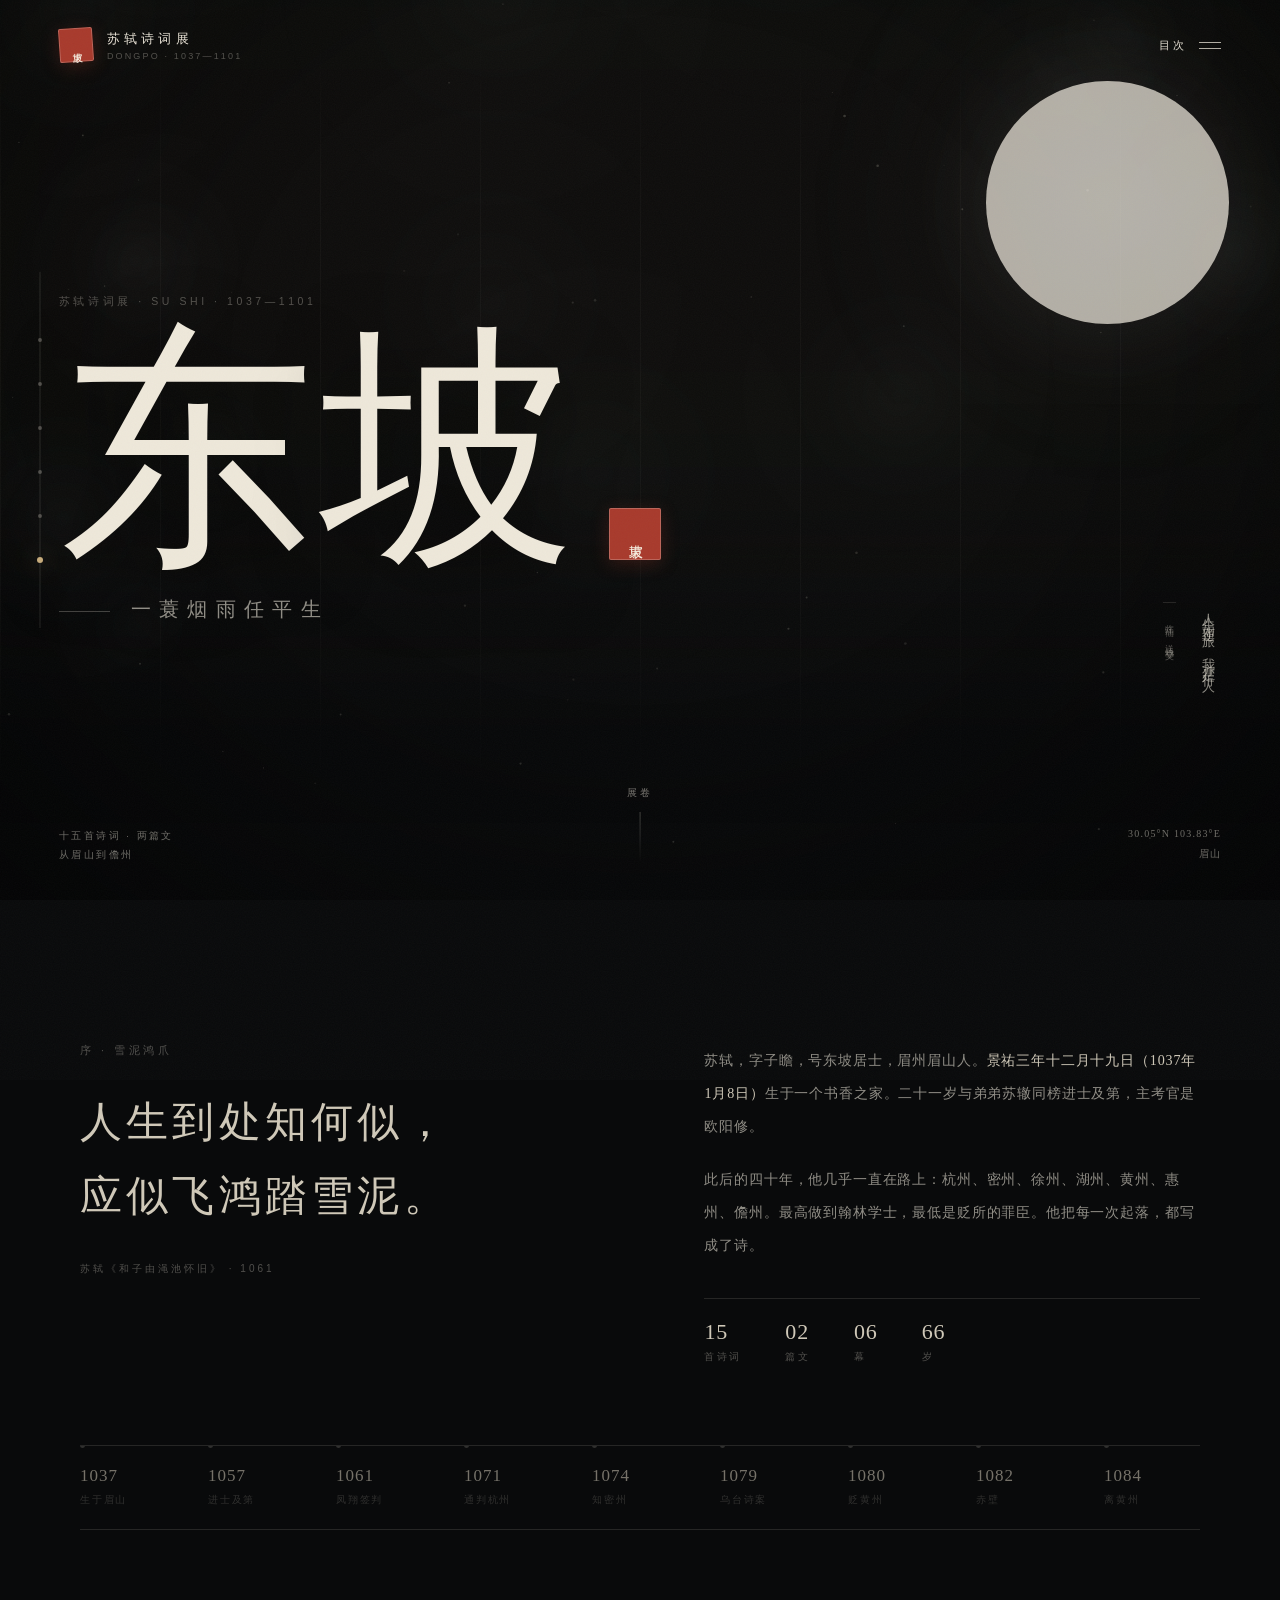
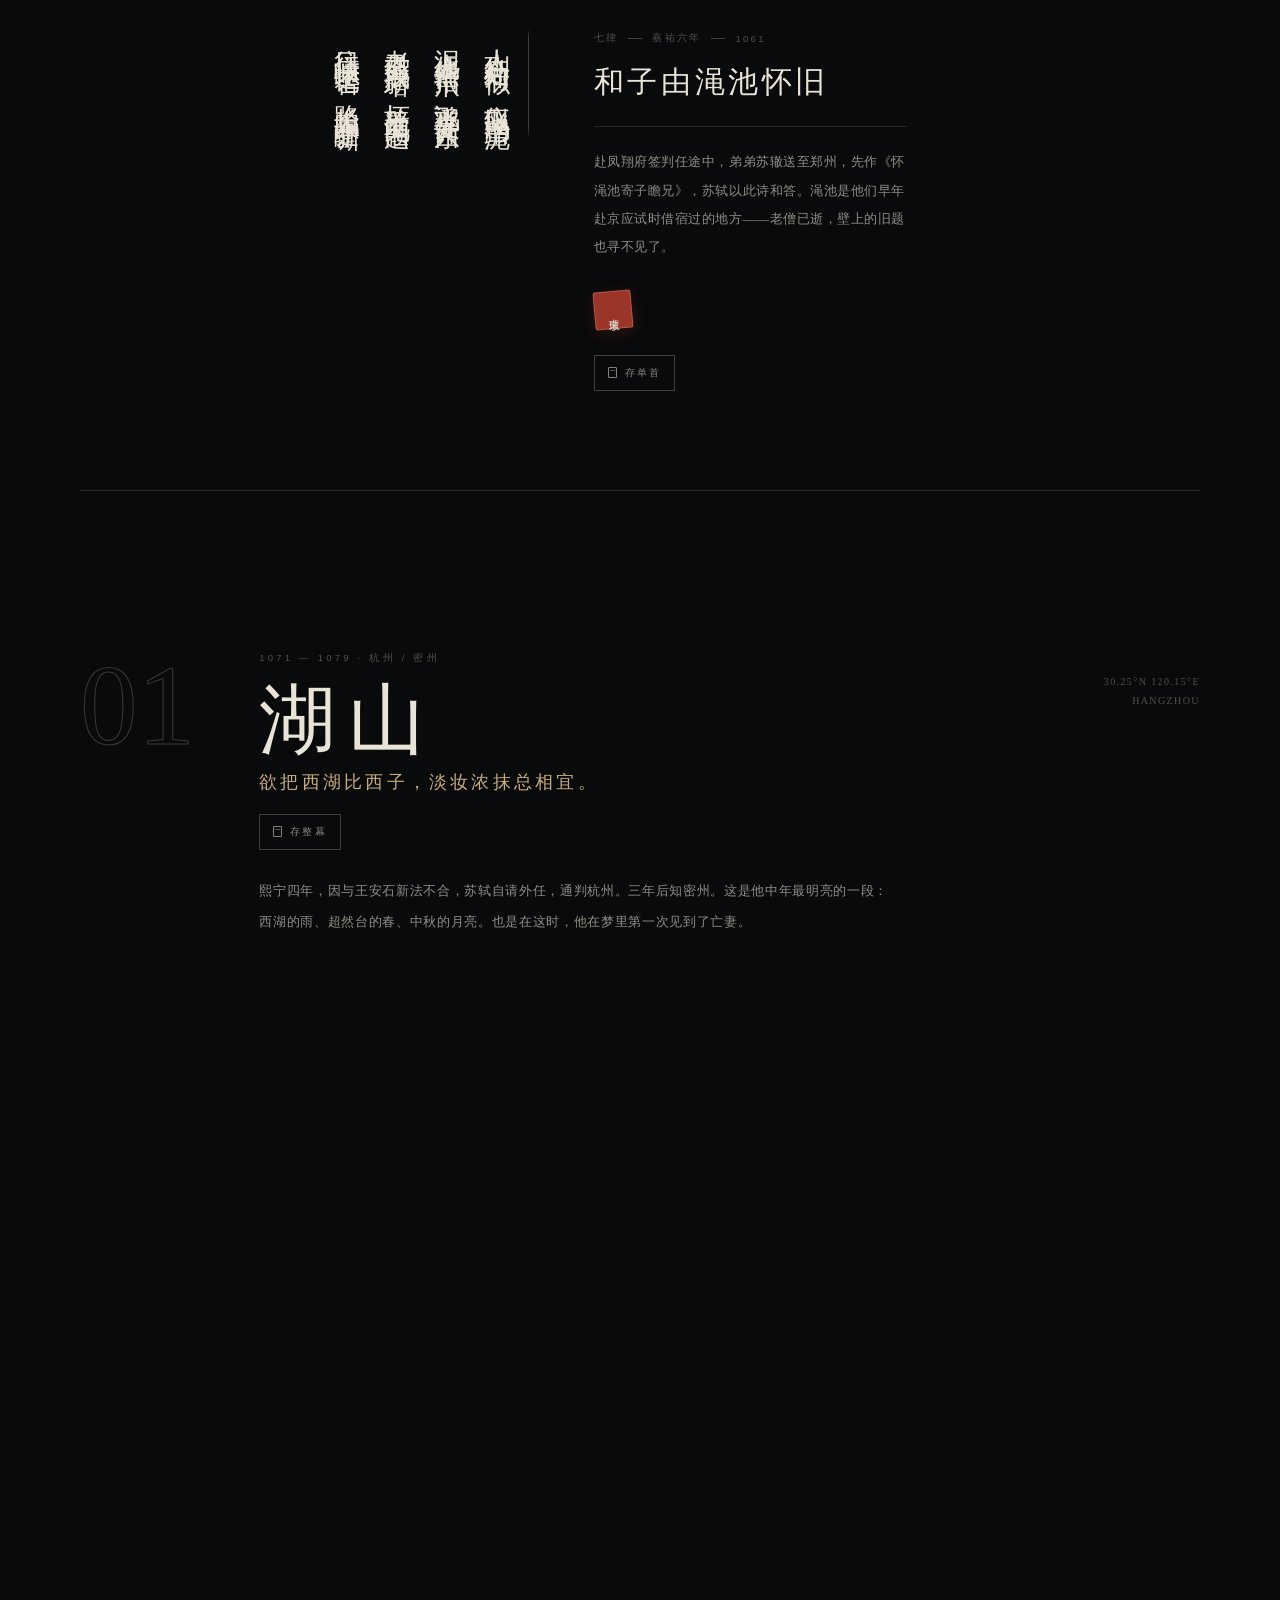
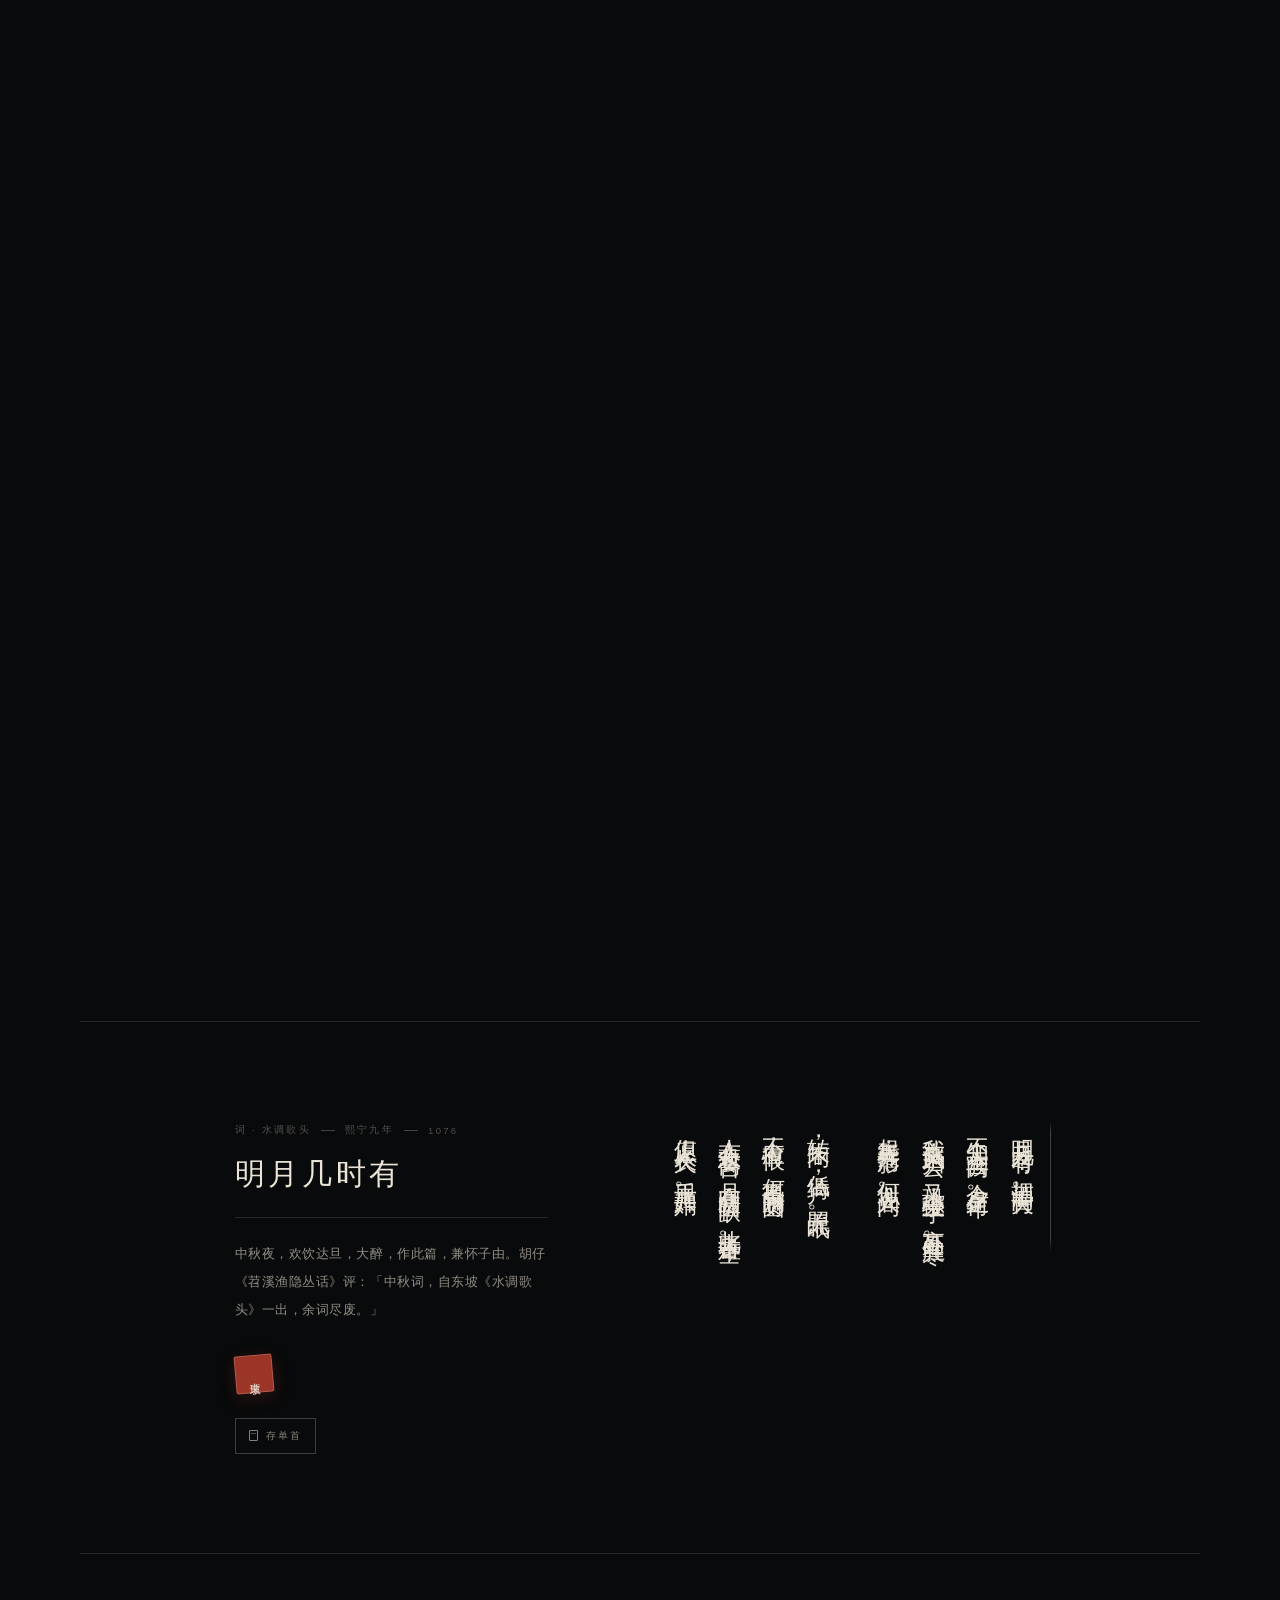
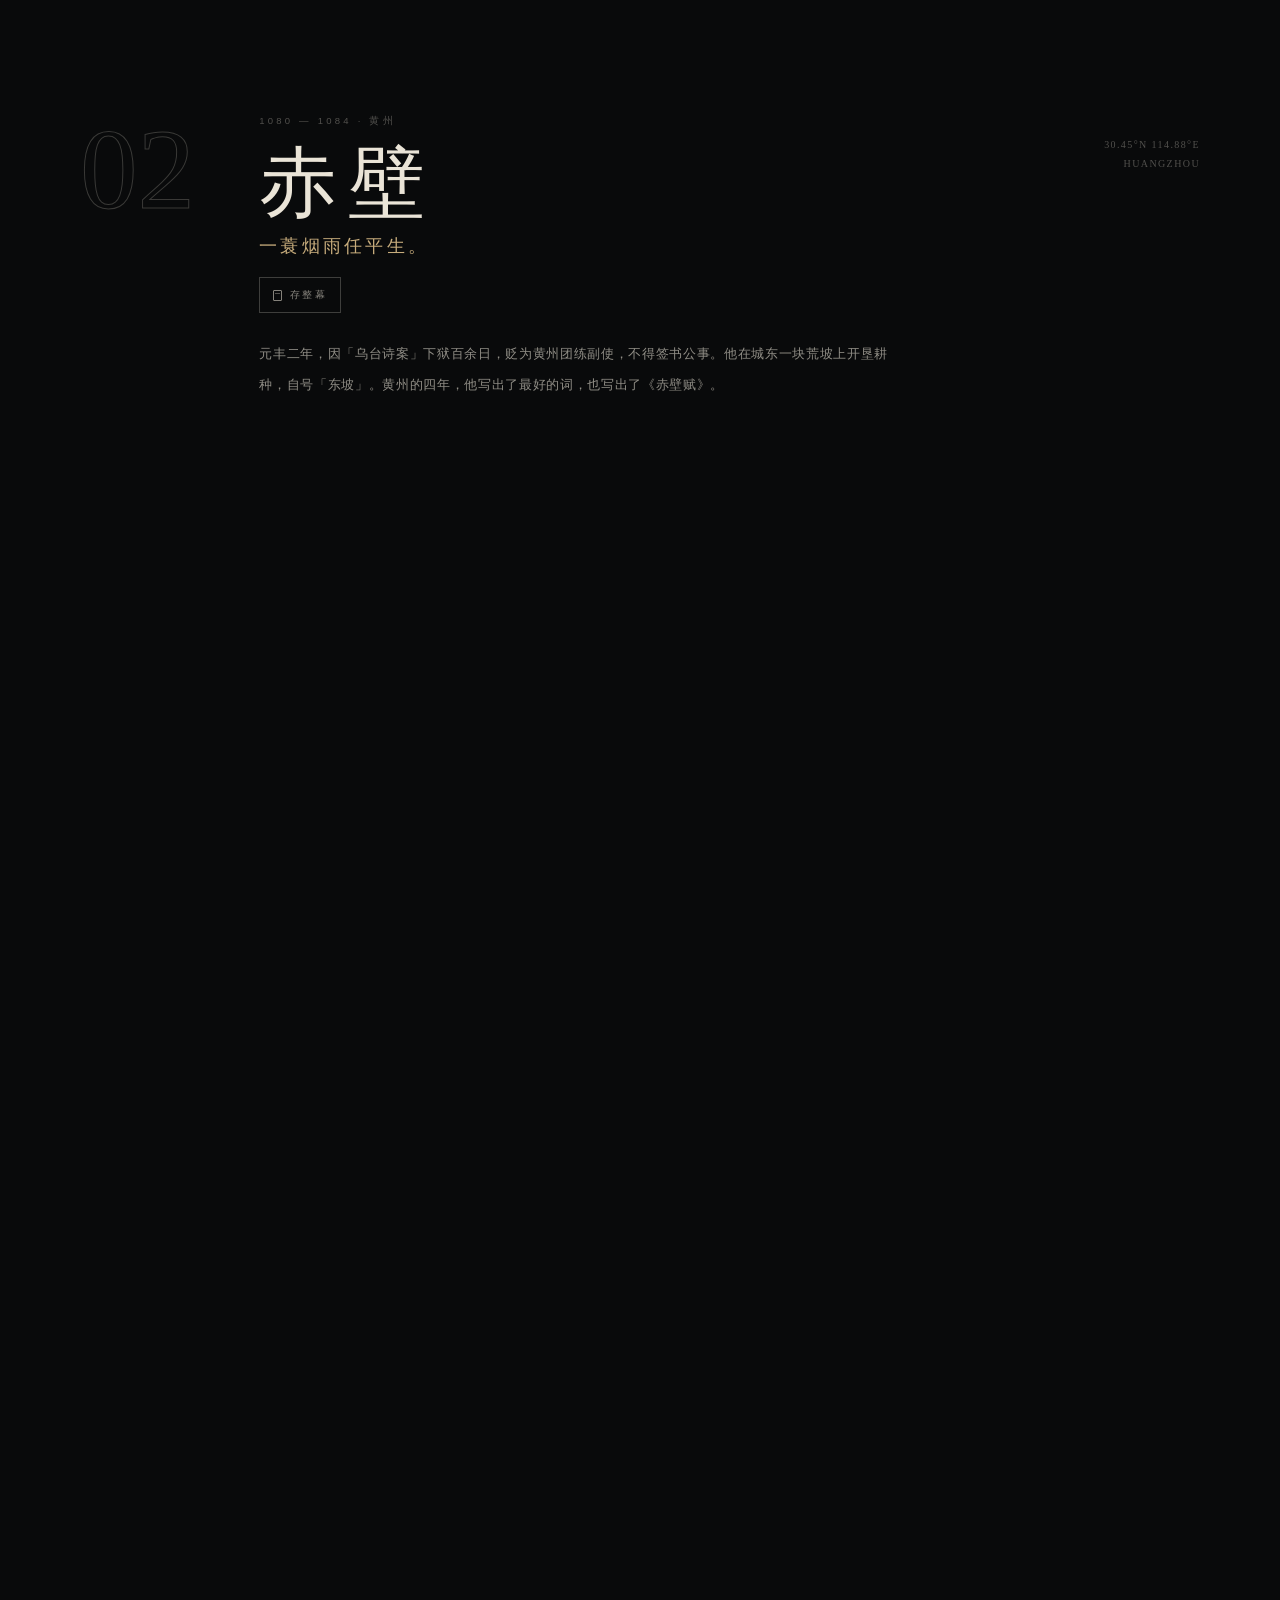
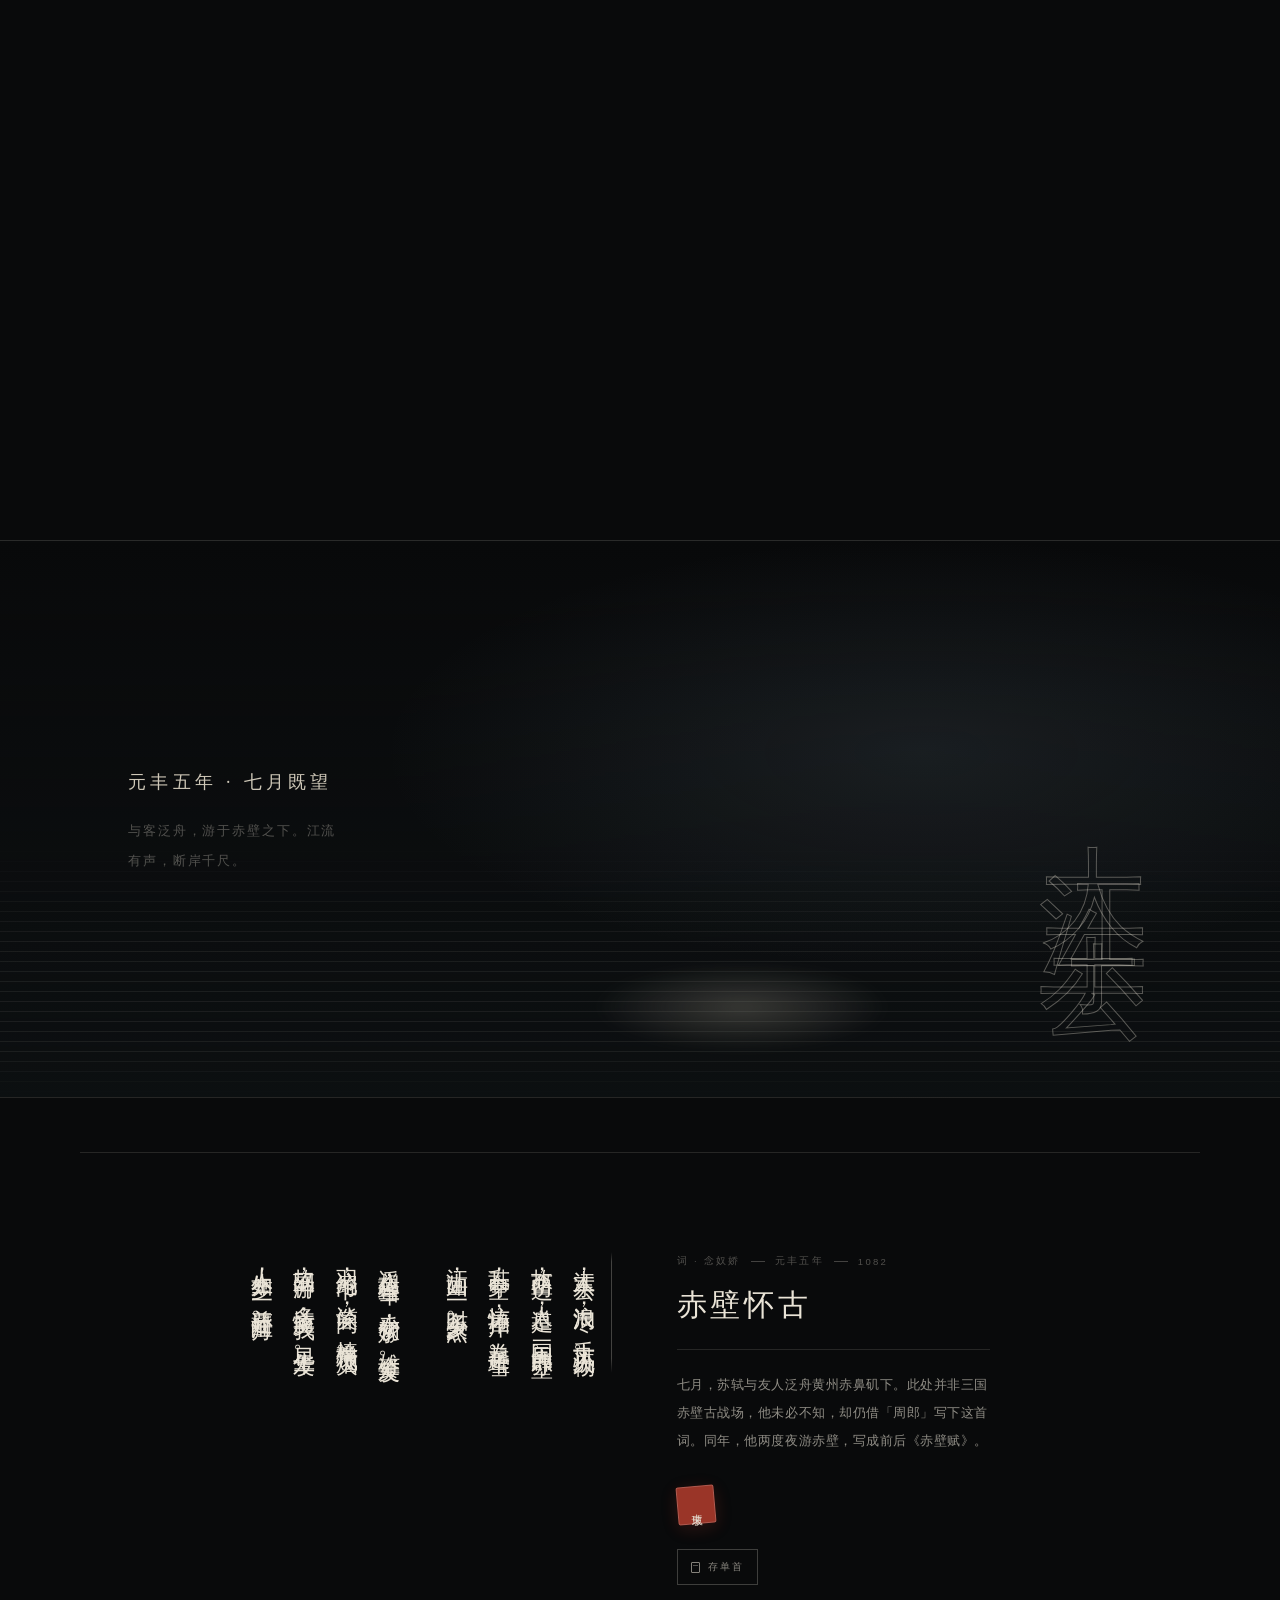
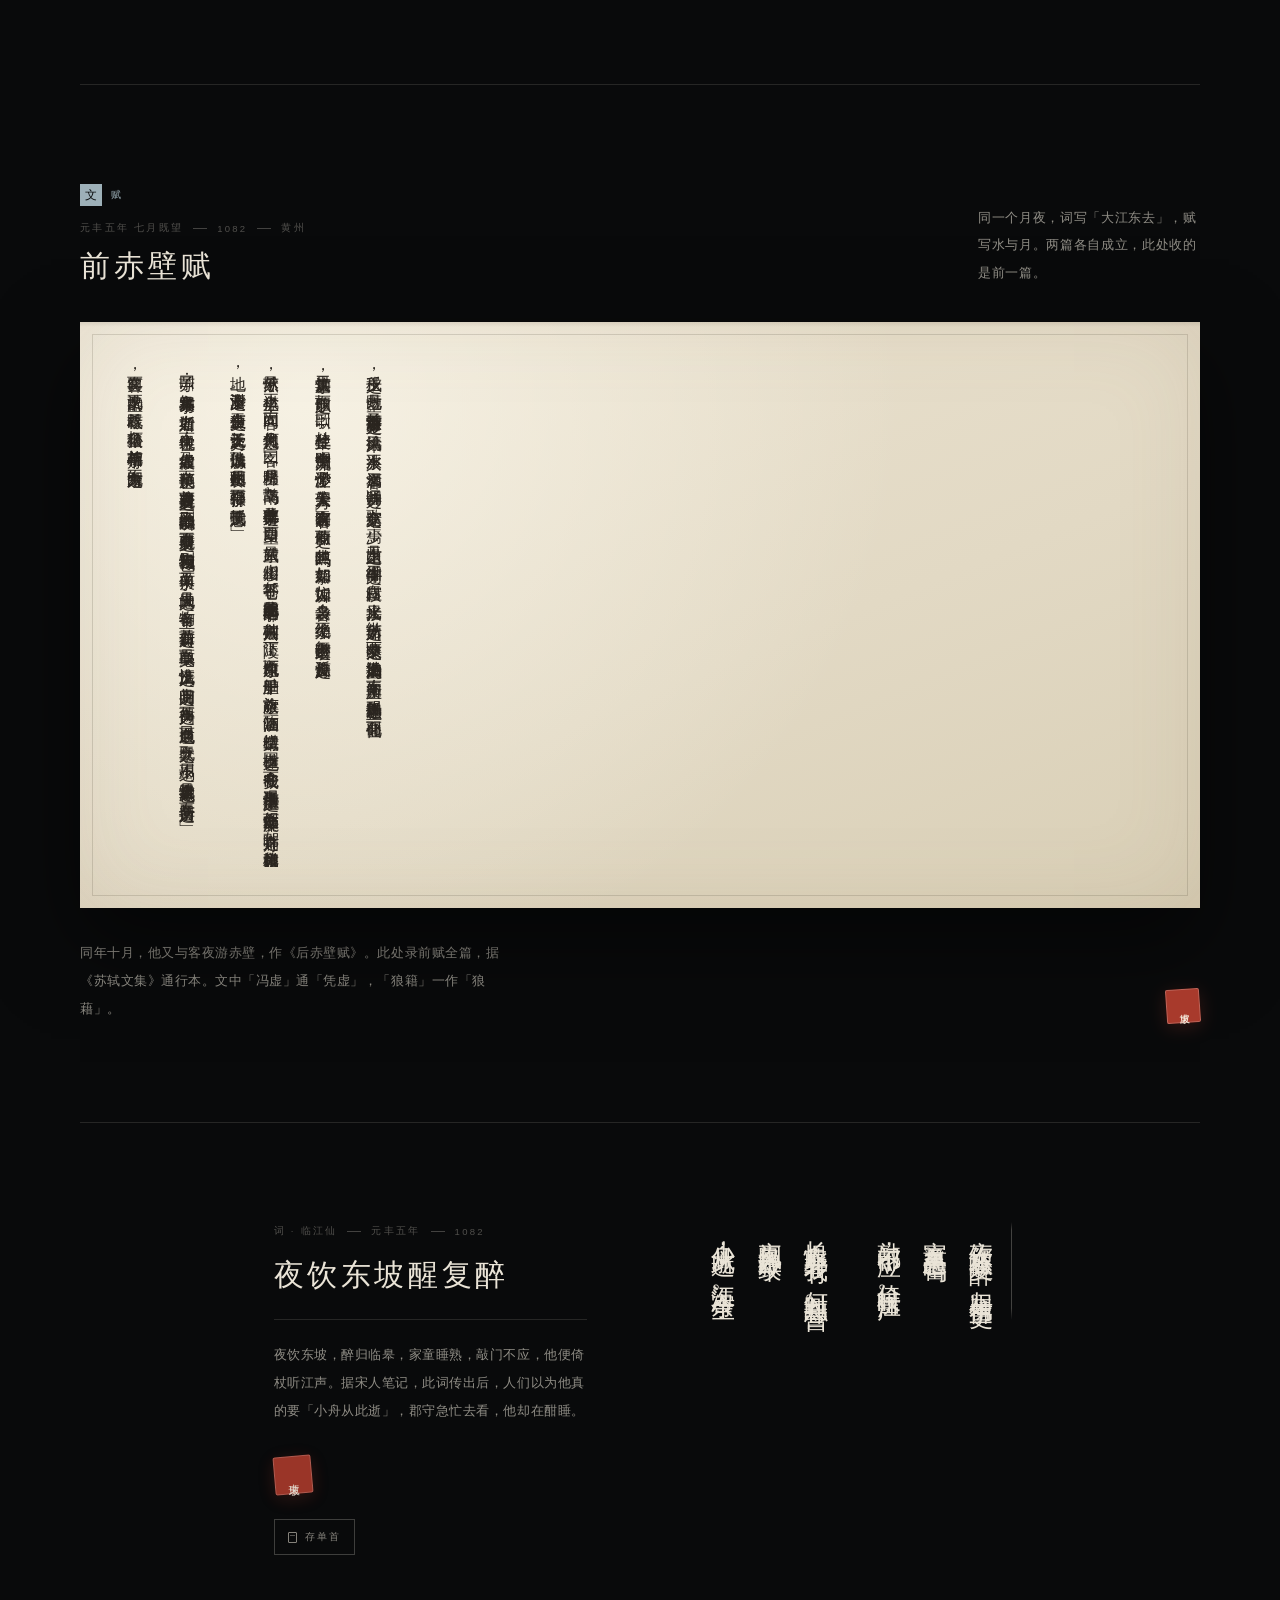
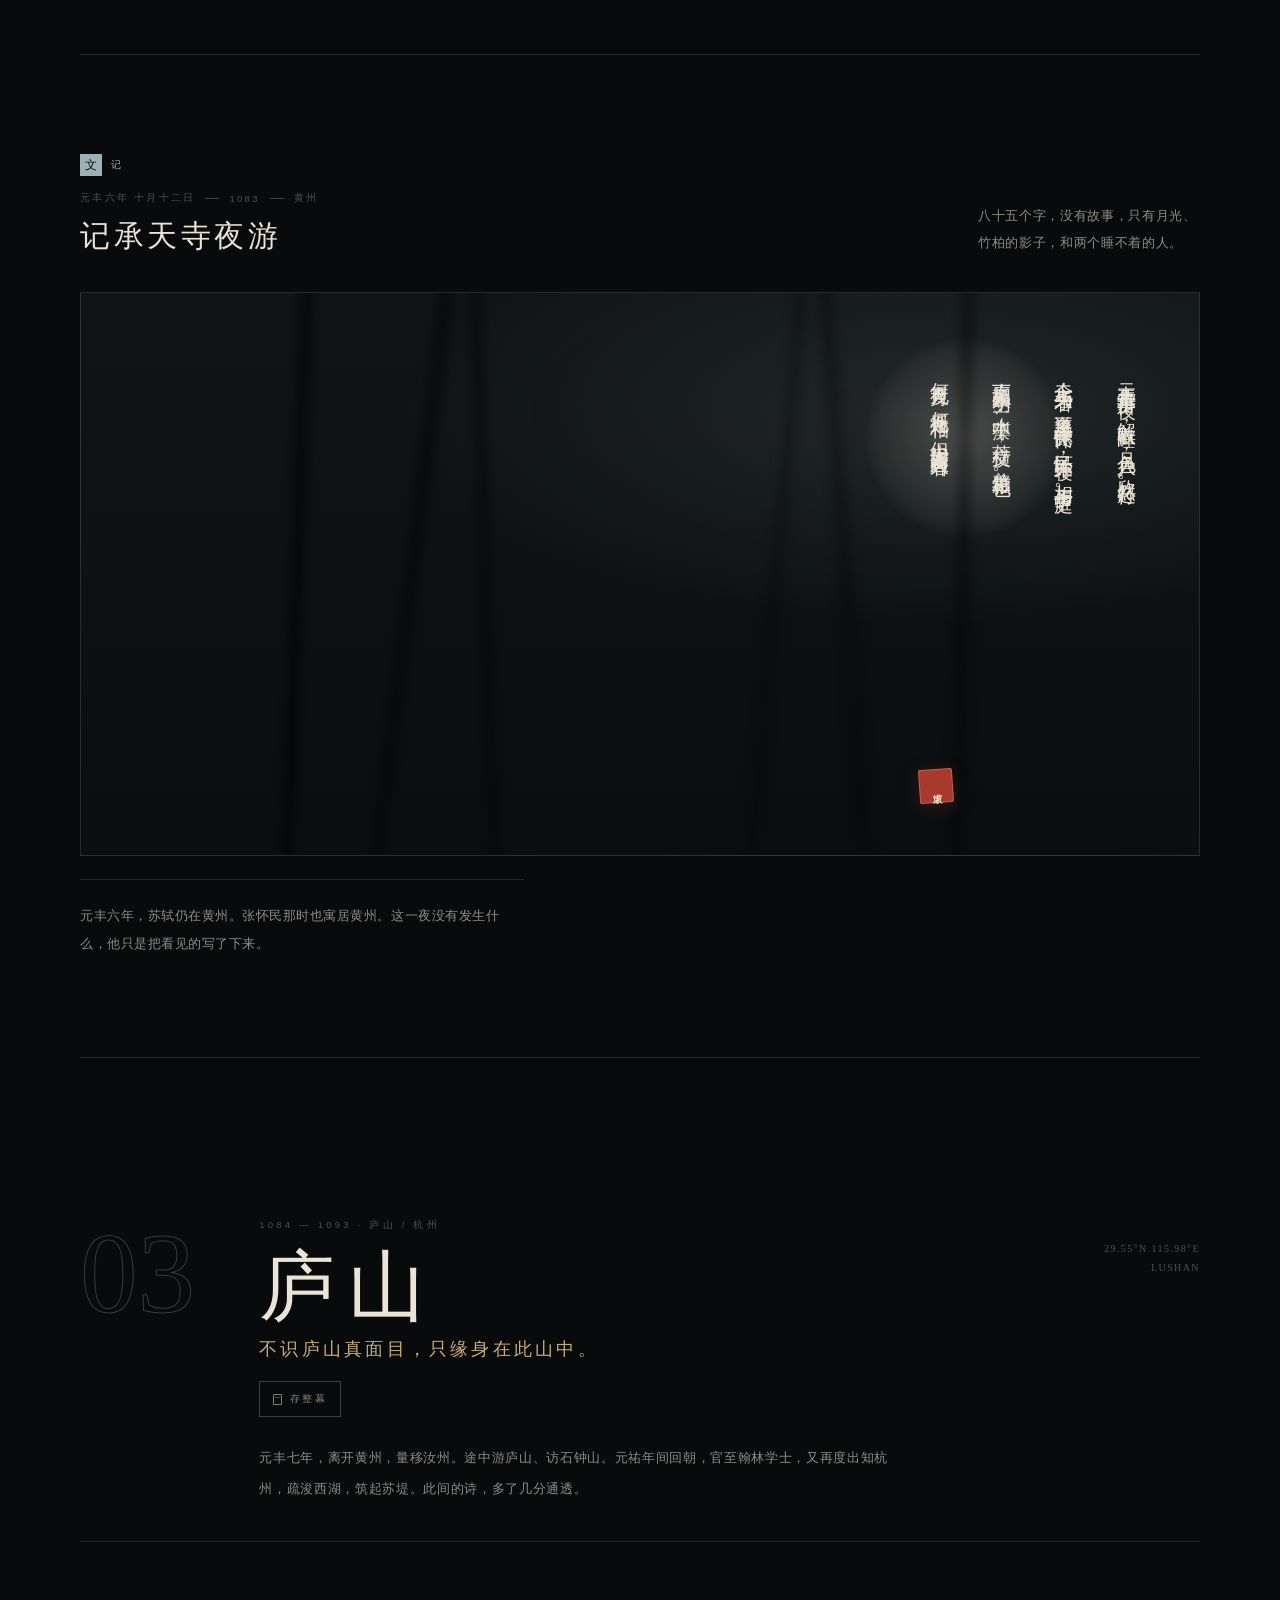
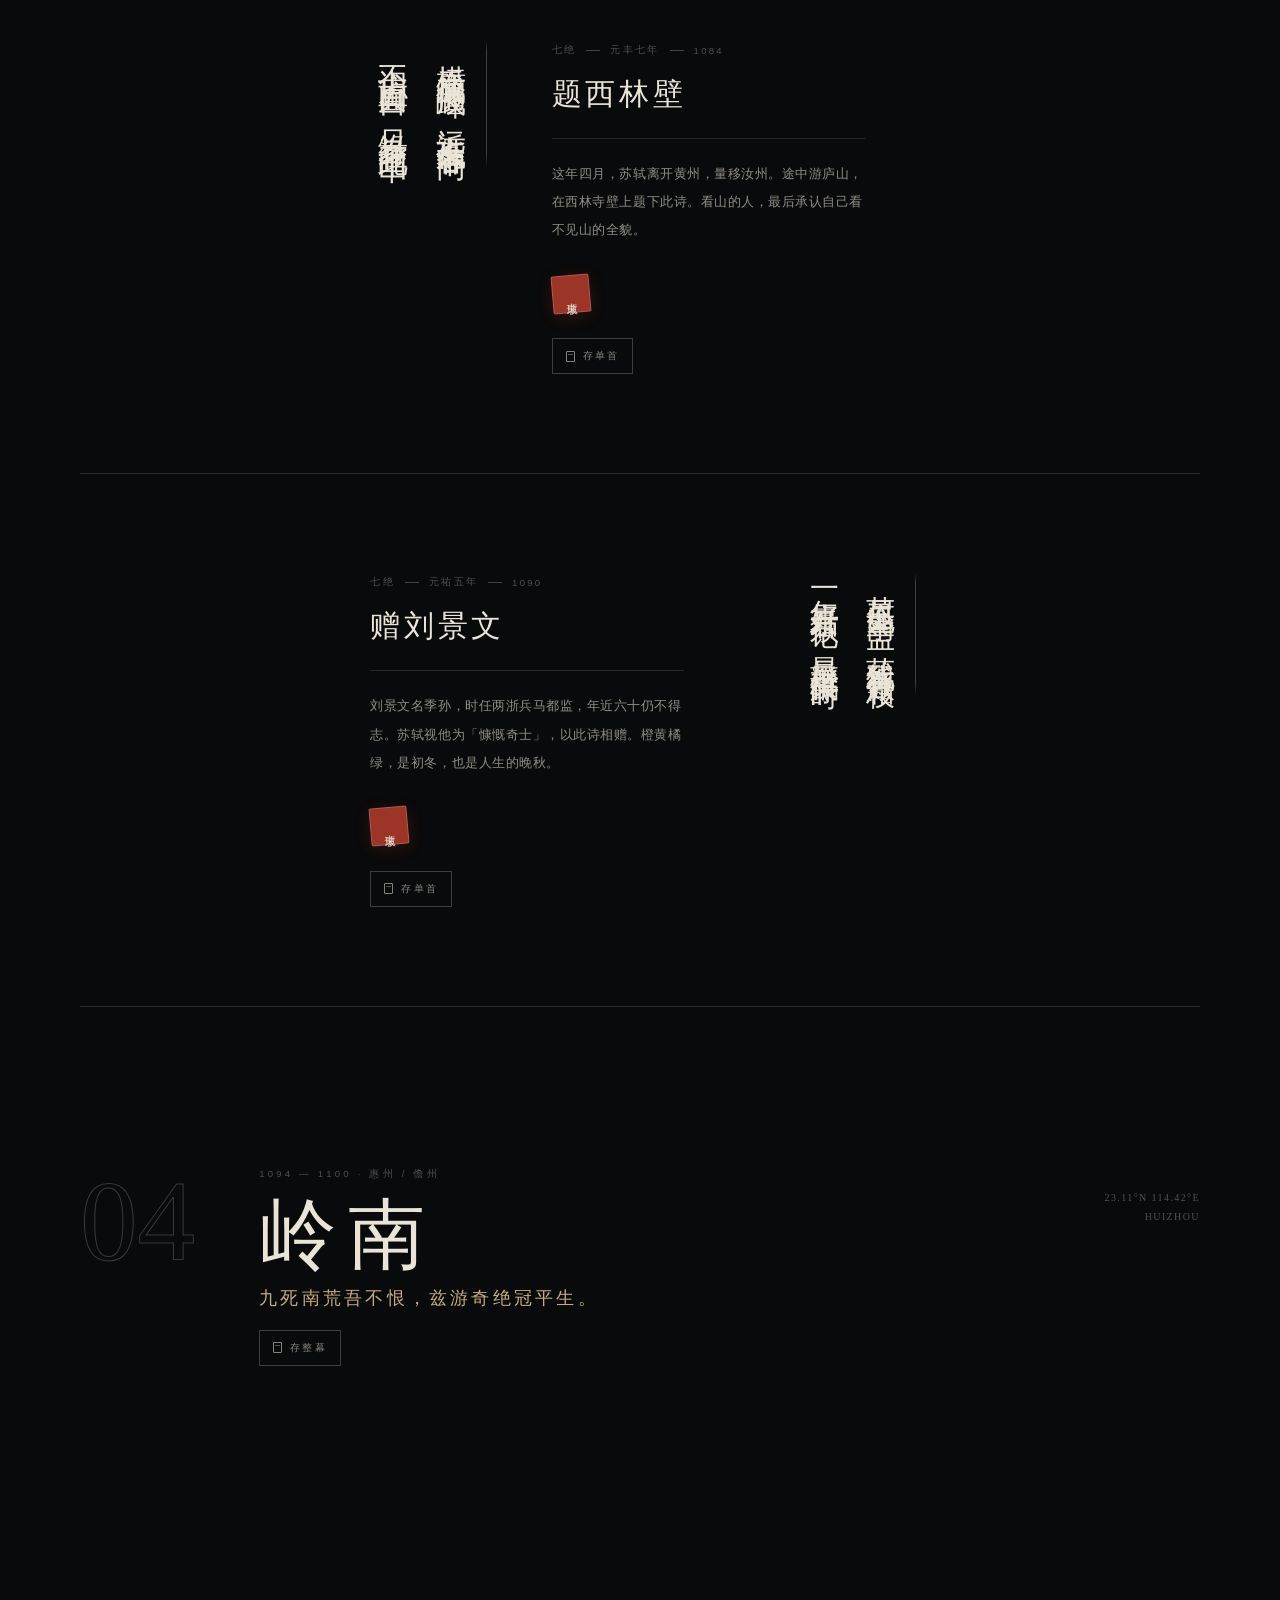
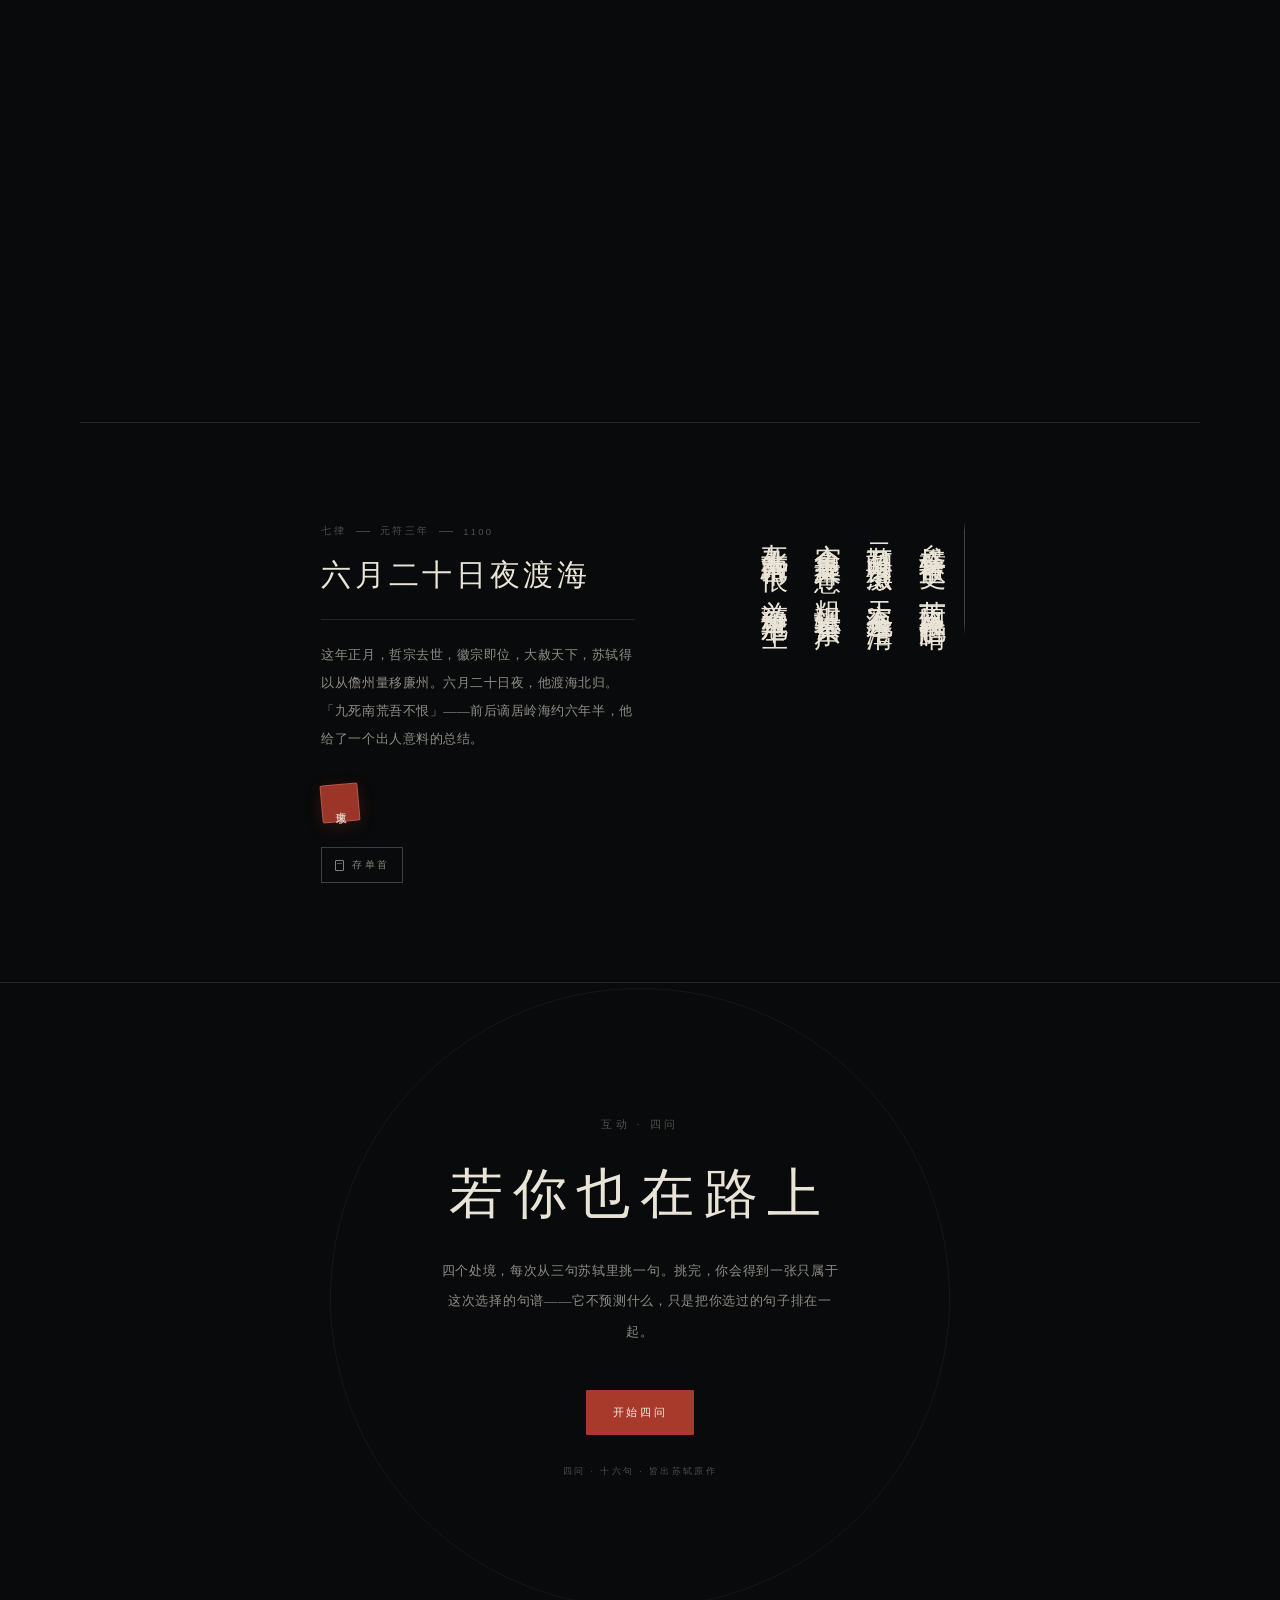
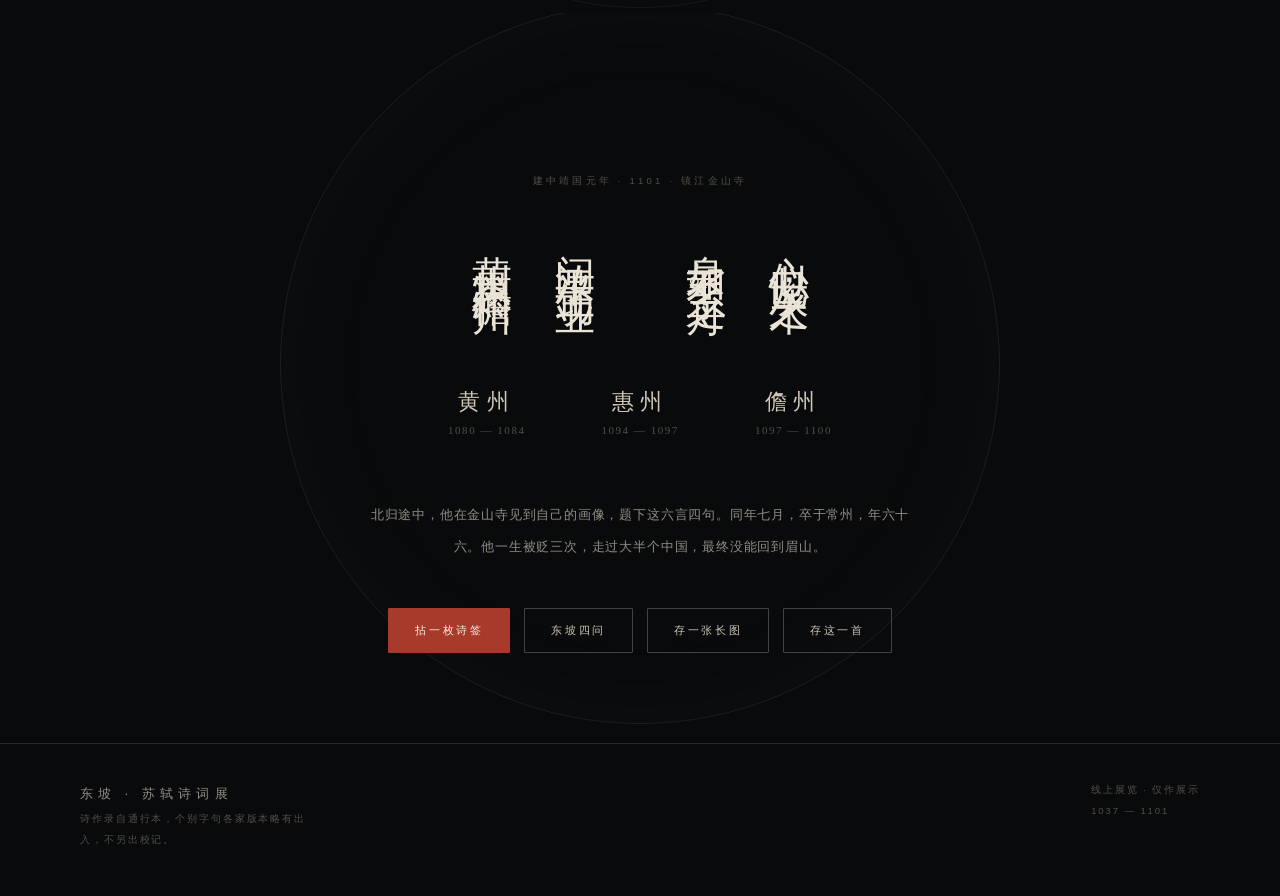
<file: index.html>
<!DOCTYPE html>
<html lang="zh-CN">
<head>
<meta charset="utf-8">
<meta name="viewport" content="width=device-width, initial-scale=1, viewport-fit=cover">
<title>东坡 · 苏轼诗词展</title>
<meta name="description" content="苏轼诗词线上展览：从雪泥鸿爪到黄州赤壁，从惠州到儋州，十五首诗词与两篇文，串起他的一生。">
<meta name="theme-color" content="#0a0b0c">
<script>document.documentElement.className += ' js';</script>
<style>
/* ============================================================
   东坡 · 苏轼诗词展
   单文件站点 / 无外部依赖 / 系统宋体优先
   ============================================================ */

/* ---------- 1. 设计变量 ---------- */
:root{
  --bg:#090a0b;
  --bg-2:#0d0f10;
  --paper:#eae4d7;
  --paper-2:#cfc8b8;
  --dim:rgba(234,228,215,.60);
  --faint:rgba(234,228,215,.32);
  --line:rgba(234,228,215,.13);
  --line-2:rgba(234,228,215,.26);
  --gold:#c7ac7c;
  --gold-soft:rgba(199,172,124,.16);
  --seal:#a83a2c;
  --ambient:#1b2427;

  --font-serif:"Songti SC","STSong","Noto Serif CJK SC","Source Han Serif SC","Source Han Serif CN","SimSun",serif;
  --font-kai:"Kaiti SC","STKaiti","KaiTi","Noto Serif CJK SC","Songti SC",serif;
  --font-sans:"PingFang SC","Hiragino Sans GB","Microsoft YaHei","Helvetica Neue",sans-serif;
  --font-latin:"Didot","Bodoni 72","Playfair Display",Georgia,"Times New Roman",serif;

  --ease:cubic-bezier(.22,.68,.18,1);
  --pad:clamp(20px,4.6vw,64px);
}

*,*::before,*::after{box-sizing:border-box;}

html{
  -webkit-text-size-adjust:100%;
  scroll-behavior:smooth;
}

body{
  margin:0;
  background:var(--bg);
  color:var(--paper);
  font-family:var(--font-serif);
  font-kerning:normal;
  text-rendering:optimizeLegibility;
  -webkit-font-smoothing:antialiased;
  overflow-x:hidden;
}

body.lock{overflow:hidden;}

::selection{background:rgba(199,172,124,.28);color:#fff;}

a{color:inherit;text-decoration:none;}

button{
  font:inherit;color:inherit;background:none;border:0;padding:0;cursor:pointer;
}

:focus-visible{
  outline:1px solid var(--gold);
  outline-offset:6px;
}

/* ---------- 2. 氛围底层 ---------- */
.ambient{
  position:fixed;
  left:50%;top:-18vh;
  width:130vw;height:85vh;
  transform:translateX(-50%);
  background:var(--ambient);
  opacity:.30;
  filter:blur(110px);
  transition:background 1.8s var(--ease);
  pointer-events:none;
  z-index:0;
}

.vignette{
  position:fixed;inset:0;
  pointer-events:none;z-index:1;
  background:
    radial-gradient(ellipse at 50% 40%, transparent 45%, rgba(0,0,0,.55) 100%);
}

.grain{
  position:fixed;inset:-20%;
  z-index:90;
  pointer-events:none;
  opacity:.035;
  background-image:url("data:image/svg+xml,%3Csvg xmlns='http://www.w3.org/2000/svg' width='240' height='240'%3E%3Cfilter id='n'%3E%3CfeTurbulence type='fractalNoise' baseFrequency='.85' numOctaves='3' stitchTiles='stitch'/%3E%3C/filter%3E%3Crect width='240' height='240' filter='url(%23n)'/%3E%3C/svg%3E");
  animation:grainShift 8s steps(6) infinite;
}

@keyframes grainShift{
  0%{transform:translate(0,0)}
  20%{transform:translate(-2%,1%)}
  40%{transform:translate(1%,-2%)}
  60%{transform:translate(-1%,-1%)}
  80%{transform:translate(2%,1%)}
  100%{transform:translate(0,0)}
}

main,.topbar,.rail,.menu,.draw{position:relative;z-index:2;}

/* ---------- 3. 通用文字 ---------- */
.kicker{
  font-family:var(--font-sans);
  font-size:10.5px;
  font-weight:400;
  letter-spacing:.34em;
  color:var(--faint);
  text-transform:uppercase;
  margin:0;
}

.num{
  font-family:var(--font-latin);
  font-feature-settings:"tnum";
  letter-spacing:.08em;
}

/* ---------- 4. 顶栏 ---------- */
.topbar{
  position:fixed;top:0;left:0;right:0;
  z-index:70;
  display:flex;align-items:center;justify-content:space-between;
  padding:clamp(16px,2.4vw,28px) var(--pad);
  transition:background .6s var(--ease), backdrop-filter .6s;
}

.topbar::before{
  content:"";position:absolute;inset:0;
  background:linear-gradient(to bottom, rgba(9,10,11,.92), rgba(9,10,11,0));
  opacity:0;transition:opacity .5s;
  pointer-events:none;
}
.topbar.scrolled::before{opacity:1;}

.brand{
  display:flex;align-items:center;gap:14px;
  position:relative;z-index:2;
}
.brand-txt{display:flex;flex-direction:column;gap:3px;}
.brand-cn{
  font-size:13px;letter-spacing:.32em;color:var(--paper);
}
.brand-en{
  font-family:var(--font-sans);
  font-size:9px;letter-spacing:.24em;color:var(--faint);
}

.seal{
  display:grid;place-items:center;
  width:34px;height:34px;
  background:var(--seal);
  color:#f7f0e2;
  font-family:var(--font-serif);
  font-size:10px;
  line-height:1.05;
  letter-spacing:.02em;
  writing-mode:vertical-rl;
  text-orientation:upright;
  border-radius:2px;
  box-shadow:inset 0 0 0 1px rgba(255,255,255,.22), 0 4px 18px rgba(168,58,44,.25);
  transform:rotate(-4deg);
  user-select:none;
}

.menu-btn{
  display:flex;align-items:center;gap:12px;
  position:relative;z-index:2;
  padding:8px 0 8px 12px;
}
.menu-btn span{
  font-family:var(--font-sans);
  font-size:11px;letter-spacing:.3em;color:var(--paper);
}
.bars{display:flex;flex-direction:column;gap:5px;width:22px;}
.bars i{
  display:block;height:1px;width:100%;
  background:var(--paper);opacity:.75;
  transition:transform .5s var(--ease), opacity .4s;
  transform-origin:center;
}
.menu-btn[aria-expanded="true"] .bars i:first-child{transform:translateY(3px) rotate(45deg);}
.menu-btn[aria-expanded="true"] .bars i:last-child{transform:translateY(-3px) rotate(-45deg);}

/* ---------- 5. 目次覆盖层 ---------- */
.menu{
  position:fixed;inset:0;z-index:65;
  background:rgba(8,9,10,.94);
  -webkit-backdrop-filter:blur(18px);
  backdrop-filter:blur(18px);
  display:flex;align-items:center;
  overflow-y:auto;
  padding:clamp(80px,12vh,140px) var(--pad) clamp(40px,8vh,80px);
  clip-path:inset(0 0 100% 0);
  visibility:hidden;
  transition:clip-path .8s var(--ease), visibility 0s .8s;
}
.menu.open{
  clip-path:inset(0 0 0 0);
  visibility:visible;
  transition:clip-path .8s var(--ease), visibility 0s;
}

.menu-inner{width:100%;max-width:1120px;margin:0 auto;}
.menu-head{
  display:flex;justify-content:space-between;align-items:baseline;
  padding-bottom:26px;border-bottom:1px solid var(--line);
}
.menu-head p{margin:0;}
.menu-head .cn{font-size:13px;letter-spacing:.4em;color:var(--dim);}
.menu-head .en{font-family:var(--font-sans);font-size:9px;letter-spacing:.3em;color:var(--faint);}

.menu-list{list-style:none;margin:0;padding:0;}
.menu-item{
  opacity:0;transform:translateY(18px);
  transition:opacity .6s var(--ease), transform .6s var(--ease);
}
.menu-item a{
  display:grid;
  grid-template-columns:44px minmax(0,1fr) auto;
  align-items:baseline;
  gap:clamp(12px,3vw,40px);
  padding:clamp(10px,1.8vh,20px) 0;
  border-bottom:1px solid var(--line);
}
.menu.open .menu-item{opacity:1;transform:none;}
.menu.open .menu-item:nth-child(1){transition-delay:.14s}
.menu.open .menu-item:nth-child(2){transition-delay:.20s}
.menu.open .menu-item:nth-child(3){transition-delay:.26s}
.menu.open .menu-item:nth-child(4){transition-delay:.32s}
.menu.open .menu-item:nth-child(5){transition-delay:.38s}
.menu.open .menu-item:nth-child(6){transition-delay:.44s}

.menu-item .m-no{
  font-family:var(--font-latin);
  font-size:11px;letter-spacing:.18em;color:var(--faint);
}
.menu-item .m-cn{
  font-size:clamp(26px,3.6vw,44px);
  letter-spacing:.14em;
  color:var(--paper-2);
  transition:color .4s, letter-spacing .6s var(--ease);
}
.menu-item .m-meta{
  font-family:var(--font-sans);
  font-size:10.5px;letter-spacing:.22em;color:var(--faint);
  text-align:right;
}
.menu-item:hover .m-cn{color:var(--paper);letter-spacing:.2em;}
.menu-item:hover .m-no{color:var(--gold);}

.menu-foot{
  display:flex;justify-content:space-between;
  margin-top:clamp(20px,4vh,36px);
  font-family:var(--font-sans);font-size:10px;letter-spacing:.24em;color:var(--faint);
}

/* ---------- 6. 左侧进度轨 ---------- */
.rail{
  position:fixed;left:clamp(14px,2vw,30px);top:50%;
  transform:translateY(-50%);
  z-index:45;
  display:flex;flex-direction:column;align-items:center;
  gap:0;
}
.rail-line{
  position:absolute;left:50%;top:-46px;bottom:-46px;width:1px;
  background:var(--line);
  transform:translateX(-50%);
}
.rail-fill{
  position:absolute;left:50%;top:-46px;width:1px;height:calc(100% + 92px);
  background:linear-gradient(to bottom, transparent, var(--gold) 12%, var(--gold));
  transform:translateX(-50%) scaleY(var(--progress,0));
  transform-origin:top;
  opacity:.75;
}
.rail a{
  position:relative;
  width:28px;height:44px;
  display:grid;place-items:center;
}
.rail a::before{
  content:"";width:4px;height:4px;border-radius:50%;
  background:rgba(234,228,215,.28);
  transition:background .4s, transform .4s, box-shadow .4s;
}
.rail a.active::before{
  background:var(--gold);
  transform:scale(1.5);
  box-shadow:0 0 14px rgba(199,172,124,.85);
}
.rail .lbl{
  position:absolute;left:30px;
  font-family:var(--font-sans);font-size:9.5px;letter-spacing:.3em;
  color:var(--dim);white-space:nowrap;
  opacity:0;transform:translateX(-6px);
  transition:opacity .35s, transform .35s;
}
.rail a:hover .lbl{opacity:1;transform:none;}

/* ---------- 7. 首屏 ---------- */
.hero{
  position:relative;
  min-height:100vh;
  min-height:100svh;
  display:flex;flex-direction:column;justify-content:center;
  overflow:hidden;
  padding:0 var(--pad);
}

#mist{
  position:absolute;inset:0;width:100%;height:100%;
  pointer-events:none;z-index:1;
}

.hero-grid{
  position:absolute;inset:0;z-index:0;
  background-image:repeating-linear-gradient(90deg, rgba(234,228,215,.05) 0 1px, transparent 1px 12.5%);
  -webkit-mask-image:linear-gradient(to bottom, transparent, #000 25%, #000 62%, transparent 92%);
  mask-image:linear-gradient(to bottom, transparent, #000 25%, #000 62%, transparent 92%);
  opacity:.7;
}

.moon{
  position:absolute;
  right:4%;top:9%;
  width:min(19vw,260px);
  aspect-ratio:1;
  border-radius:50%;
  z-index:1;
  opacity:.72;
  transform:translate3d(calc(var(--mx,0) * 14px), calc(var(--my,0) * 12px), 0);
  transition:transform 1.4s var(--ease);
  background:
    radial-gradient(circle at 50% 50%,
      rgba(251,247,236,.99) 0%,
      rgba(247,241,228,.99) 96%,
      rgba(240,232,214,0) 100%);
  filter:blur(.4px);
  box-shadow:0 0 100px 4px rgba(238,232,214,.10), 0 0 240px 80px rgba(200,214,214,.05);
}

.hero-main{
  position:relative;z-index:3;
  margin-top:2vh;
  transform:translate3d(calc(var(--mx,0) * -6px), calc(var(--my,0) * -5px), 0);
  transition:transform 1.4s var(--ease);
}

.hero-main .kicker{margin-bottom:clamp(14px,3vh,30px);opacity:0;animation:fadeUp 1.1s var(--ease) .1s forwards;}

.hero-line{
  display:flex;
  align-items:flex-end;
  gap:clamp(14px,2.2vw,34px);
}

.hero-title{
  display:flex;
  margin:0;
  font-size:clamp(104px,20vw,292px);
  font-weight:500;
  line-height:.9;
  letter-spacing:.02em;
  color:#eee8da;
  text-shadow:0 14px 70px rgba(0,0,0,.6);
}
.hero-title span{
  display:block;
  opacity:0;
  transform:translateY(.14em);
  filter:blur(7px);
  animation:titleIn 1.6s var(--ease) forwards;
}
.hero-title span:nth-child(1){animation-delay:.18s;}
.hero-title span:nth-child(2){animation-delay:.3s;}

@keyframes titleIn{
  to{opacity:1;transform:none;filter:blur(0);}
}
@keyframes fadeUp{
  from{opacity:0;transform:translateY(14px)}
  to{opacity:1;transform:none}
}

.hero-sub{
  margin:clamp(20px,3.4vh,38px) 0 0;
  font-size:clamp(15px,1.55vw,21px);
  letter-spacing:.42em;
  color:var(--dim);
  opacity:0;
  animation:fadeUp 1.1s var(--ease) .55s forwards;
}
.hero-sub::before{
  content:"";display:inline-block;
  width:clamp(24px,4vw,64px);height:1px;
  background:var(--line-2);
  vertical-align:middle;
  margin-right:clamp(12px,1.6vw,22px);
}

.hero-verse{
  position:absolute;
  right:var(--pad);
  bottom:23%;
  z-index:3;
  writing-mode:vertical-rl;
  display:flex;flex-direction:column;gap:20px;
  opacity:0;
  animation:fadeUp 1.3s var(--ease) .95s forwards;
}
.hero-verse p{
  margin:0;
  font-size:clamp(12px,1.05vw,15px);
  letter-spacing:.4em;
  line-height:1.9;
  color:var(--dim);
}
.hero-verse span{
  font-family:var(--font-sans);
  font-size:9px;
  letter-spacing:.24em;
  color:var(--faint);
  padding-top:14px;
  border-top:1px solid var(--line);
}

.hero-seal{
  width:52px;height:52px;
  font-size:14px;
  margin-bottom:.42em;
  flex:0 0 auto;
  opacity:0;
  animation:fadeUp 1s var(--ease) .68s forwards;
}

.hero-foot{
  position:absolute;left:var(--pad);right:var(--pad);bottom:calc(var(--pad) * .62);
  z-index:4;
  display:flex;align-items:flex-end;justify-content:space-between;
  gap:20px;
  font-family:var(--font-sans);
  font-size:9.5px;
  letter-spacing:.26em;
  color:rgba(234,228,215,.46);
  opacity:0;
  animation:fadeUp 1.1s var(--ease) .85s forwards;
}
.hero-foot p{margin:0;line-height:2;}
.coord{text-align:right;font-family:var(--font-latin);font-size:10px;letter-spacing:.12em;}

.scroll-cue{
  display:flex;flex-direction:column;align-items:center;gap:12px;
  color:rgba(234,228,215,.5);
  font-size:9.5px;letter-spacing:.36em;
  margin-left:auto;margin-right:auto;
  position:absolute;left:50%;bottom:0;transform:translateX(-50%);
}
.scroll-cue i{
  display:block;width:1px;height:52px;
  background:linear-gradient(to bottom, var(--line-2), transparent);
  position:relative;overflow:hidden;
}
.scroll-cue i::after{
  content:"";position:absolute;top:-52px;left:0;width:1px;height:52px;
  background:linear-gradient(to bottom, transparent, var(--gold));
  animation:cue 2.6s var(--ease) infinite;
}
@keyframes cue{
  0%{transform:translateY(0)}
  70%,100%{transform:translateY(104px)}
}

/* ---------- 8. 序章 ---------- */
.prologue{
  position:relative;
  padding:clamp(100px,16vh,180px) var(--pad) 0;
}
.prologue-inner{
  max-width:1120px;margin:0 auto;
  display:grid;
  grid-template-columns:minmax(0,1.05fr) minmax(0,.95fr);
  gap:clamp(32px,6vw,96px);
  align-items:start;
}
.prologue-quote{
  margin:0;
  font-size:clamp(26px,3.3vw,44px);
  line-height:1.75;
  letter-spacing:.1em;
  color:var(--paper-2);
}
.prologue-quote cite{
  display:block;
  margin-top:clamp(18px,3vh,30px);
  font-family:var(--font-sans);
  font-style:normal;
  font-size:10px;letter-spacing:.3em;color:var(--faint);
}
.prologue-text{
  font-size:clamp(13.5px,1.1vw,15px);
  line-height:2.35;
  letter-spacing:.06em;
  color:var(--dim);
  margin:0;
}
.prologue-text + .prologue-text{margin-top:1.4em;}
.prologue-text strong{color:var(--paper-2);font-weight:400;}

.prologue-meta{
  display:flex;gap:clamp(18px,4vw,44px);
  margin-top:clamp(26px,4vh,40px);
  padding-top:20px;border-top:1px solid var(--line);
  font-family:var(--font-sans);font-size:9.5px;letter-spacing:.24em;color:var(--faint);
}
.prologue-meta b{
  display:block;font-family:var(--font-latin);font-weight:400;
  font-size:22px;letter-spacing:.04em;color:var(--paper-2);margin-bottom:6px;
}

/* 年表 */
.timeline-wrap{
  max-width:1120px;margin:clamp(56px,9vh,96px) auto 0;
}
.timeline{
  display:flex;
  gap:0;
  overflow-x:auto;
  scrollbar-width:none;
  border-top:1px solid var(--line);
  padding:0 0 6px;
}
.timeline::-webkit-scrollbar{display:none;}
.tl{
  flex:0 0 auto;
  width:clamp(112px,10vw,150px);
  padding:20px 10px 16px 0;
  position:relative;
  opacity:.55;
  transition:opacity .4s;
}
.tl:hover{opacity:1;}
.tl::before{
  content:"";position:absolute;top:-3px;left:0;
  width:5px;height:5px;border-radius:50%;
  background:var(--faint);
  transition:background .4s, box-shadow .4s;
}
.tl:hover::before{background:var(--gold);box-shadow:0 0 12px var(--gold);}
.tl-year{
  display:block;
  font-family:var(--font-latin);font-size:17px;letter-spacing:.06em;
  color:var(--paper-2);
}
.tl-label{
  display:block;margin-top:7px;
  font-family:var(--font-sans);font-size:10px;letter-spacing:.18em;color:var(--faint);
  white-space:nowrap;
}

/* ---------- 9. 章节 ---------- */
.chapter{
  position:relative;
  padding:0 var(--pad);
}
.chapter-head{
  max-width:1120px;margin:0 auto;
  padding:clamp(110px,18vh,200px) 0 clamp(20px,4vh,40px);
  display:grid;
  grid-template-columns:auto minmax(0,1fr);
  grid-template-areas:
    "num title"
    "num desc";
  column-gap:clamp(24px,5vw,72px);
  row-gap:clamp(16px,3vh,26px);
  border-top:1px solid var(--line);
  position:relative;
}
.ch-num{
  grid-area:num;
  font-family:var(--font-latin);
  font-size:clamp(64px,9vw,132px);
  line-height:.8;
  color:transparent;
  -webkit-text-stroke:1px rgba(234,228,215,.22);
  padding-top:.06em;
  user-select:none;
}
.ch-title{
  grid-area:title;
  margin:0;
  font-size:clamp(40px,6vw,84px);
  font-weight:500;
  letter-spacing:.16em;
  line-height:1.05;
  color:var(--paper);
}
.ch-title small{
  display:block;
  margin-bottom:clamp(10px,2vh,18px);
  font-family:var(--font-sans);
  font-size:9.5px;font-weight:400;letter-spacing:.34em;
  color:var(--faint);
}
.ch-desc{
  grid-area:desc;
  margin:0;max-width:640px;
  font-size:clamp(13px,1.05vw,15px);
  line-height:2.3;letter-spacing:.05em;
  color:var(--dim);
}
.ch-quote{
  margin:clamp(4px,1vh,10px) 0 0;
  font-size:clamp(15px,1.4vw,19px);
  letter-spacing:.18em;
  color:var(--gold);
  opacity:.85;
}
.ch-coord{
  position:absolute;right:0;top:clamp(120px,19vh,210px);
  font-family:var(--font-latin);font-size:10px;letter-spacing:.14em;
  color:var(--faint);
  text-align:right;line-height:1.9;
}

/* ---------- 10. 诗 ---------- */
.poem{
  max-width:1120px;margin:0 auto;
  padding:clamp(64px,11vh,120px) 0;
  border-top:1px solid var(--line);
}
.poem-inner{
  display:grid;
  /* 两栏：竖排区 | 标题说明区。两栏之间只有一条真实的列间距，互不侵入 */
  grid-template-columns:auto minmax(260px,360px);
  column-gap:clamp(30px,5.5vw,86px);
  align-items:start;
  justify-content:center;
}
.poem.flip .poem-inner{
  grid-template-columns:minmax(260px,360px) auto;
}
.poem.flip .poem-aside{order:1;}
.poem.flip .verse-wrap{order:2;}

.verse-wrap{
  position:relative;
  padding-right:6px;
  /* 宽度＝列宽×列数＋列间距，不接受收缩 */
  width:max-content;
}
.verse-wrap::after{
  content:"";
  position:absolute;
  right:-6px;top:0;bottom:0;width:1px;
  background:linear-gradient(to bottom, transparent, var(--line-2) 8%, var(--line-2) 88%, transparent);
  transform:scaleY(0);transform-origin:top;
  transition:transform 1.5s var(--ease) .25s;
}
.poem.in .verse-wrap::after{transform:scaleY(1);}

.verse{
  /* 竖排改成“显式列”：模板里一个 <p> 就是一列，列宽固定为字号倍数，
     与浏览器/字体的度量无关；容器宽度＝列宽×列数＋间距。
     第一句在最右，靠 row-reverse 排布，不再依赖 writing-mode 自动分列。 */
  --col-w:1.62em;   /* 单列宽度，同时是列内行盒宽度，保证字不出列 */
  --col-gap:.33em;  /* 列间距 */
  display:flex;
  flex-direction:row-reverse;
  align-items:flex-start;
  gap:calc(var(--col-gap) + 1.15em);   /* 阕与阕之间（在正常列距上再让 1.15em） */
  font-size:var(--fs,clamp(21px,2.15vw,29px));
  line-height:var(--col-w);
  letter-spacing:.14em;
  color:var(--paper);
  text-orientation:upright;
}
.verse .stanza{
  display:flex;
  flex-direction:row-reverse;
  gap:var(--col-gap);
}
.verse p{
  margin:0;
  writing-mode:vertical-rl;
  width:var(--col-w);
  white-space:nowrap;
}

.poem-aside{
  flex:0 1 360px;
  min-width:260px;
  padding-top:.2em;
}
.poem-kicker{
  display:flex;flex-wrap:wrap;align-items:center;gap:10px;
  margin:0 0 clamp(12px,2vh,20px);
  font-family:var(--font-sans);
  font-size:9.5px;letter-spacing:.24em;
  color:var(--faint);
}
.poem-kicker i{
  display:block;width:14px;height:1px;background:var(--line-2);
}
.poem-title{
  margin:0 0 10px;
  font-size:clamp(24px,2.35vw,33px);
  font-weight:500;
  letter-spacing:.12em;
  line-height:1.3;
  color:var(--paper);
}
.poem-title span{
  display:inline-block;
  font-size:.52em;
  letter-spacing:.16em;
  color:var(--dim);
  vertical-align:.28em;
  margin-left:.5em;
}
.poem-note{
  margin:clamp(16px,2.6vh,26px) 0 0;
  font-size:clamp(12.5px,1.02vw,13.5px);
  line-height:2.15;
  letter-spacing:.04em;
  color:var(--dim);
  max-width:24em;
  padding-top:clamp(16px,2.4vh,24px);
  border-top:1px solid var(--line);
}
.poem-note em{
  font-style:normal;
  color:var(--paper-2);
}
.poem .seal{
  margin-top:clamp(22px,3.4vh,34px);
  width:38px;height:38px;font-size:11px;
  opacity:0;transform:rotate(-16deg) scale(1.5);
  transition:opacity .6s var(--ease), transform .8s var(--ease);
}
.poem.in .seal{opacity:.92;transform:rotate(-5deg) scale(1);}

/* 竖排诗句进入 */
.js .verse p{
  opacity:0;
  transform:translateY(-10px);
  transition:opacity .8s var(--ease), transform .8s var(--ease);
}
.js .poem.in .verse p{opacity:1;transform:none;}
.poem.in .verse p:nth-child(1){transition-delay:.10s}
.poem.in .verse p:nth-child(2){transition-delay:.16s}
.poem.in .verse p:nth-child(3){transition-delay:.22s}
.poem.in .verse p:nth-child(4){transition-delay:.28s}
.poem.in .verse p:nth-child(5){transition-delay:.34s}
.poem.in .verse p:nth-child(6){transition-delay:.40s}
.poem.in .verse p:nth-child(7){transition-delay:.46s}
.poem.in .verse p:nth-child(8){transition-delay:.52s}
.poem.in .verse p:nth-child(9){transition-delay:.58s}
.poem.in .verse p:nth-child(10){transition-delay:.64s}
.poem.in .verse p:nth-child(11){transition-delay:.70s}
.poem.in .verse p:nth-child(12){transition-delay:.76s}

/* ---------- 11. 江水间奏 ---------- */
.interlude{
  position:relative;
  height:clamp(380px,62vh,620px);
  margin:clamp(30px,6vh,60px) calc(var(--pad) * -1);
  overflow:hidden;
  border-top:1px solid var(--line);
  border-bottom:1px solid var(--line);
  background:
    radial-gradient(ellipse 60% 55% at 72% 38%, rgba(120,142,158,.14), transparent 70%),
    linear-gradient(to bottom, rgba(9,10,11,0), rgba(14,18,20,.7));
}
.interlude-text{
  position:absolute;
  right:clamp(28px,10vw,140px);
  top:0;bottom:0;
  writing-mode:vertical-rl;
  display:flex;
  justify-content:center;
  white-space:nowrap;
  margin:0;
  font-size:clamp(52px,8.4vw,112px);
  letter-spacing:.28em;
  line-height:1.1;
  color:transparent;
  -webkit-text-stroke:1px rgba(234,228,215,.34);
  user-select:none;
}
.interlude-cap{
  position:absolute;
  left:clamp(28px,10vw,140px);
  top:50%;
  transform:translateY(-50%);
  margin:0;
  max-width:16em;
  font-size:clamp(12px,1.05vw,14px);
  line-height:2.2;
  letter-spacing:.14em;
  color:var(--faint);
}
.interlude-cap b{
  display:block;font-weight:400;color:var(--paper-2);
  font-size:clamp(15px,1.4vw,18px);letter-spacing:.24em;margin-bottom:14px;
}
.water{
  position:absolute;left:0;right:0;bottom:0;height:46%;
  background:repeating-linear-gradient(to bottom, rgba(234,228,215,.075) 0 1px, transparent 1px 10px);
  -webkit-mask-image:linear-gradient(to bottom, transparent, #000 42%, #000 82%, transparent);
  mask-image:linear-gradient(to bottom, transparent, #000 42%, #000 82%, transparent);
  animation:flow 22s linear infinite;
}
@keyframes flow{to{background-position:0 120px;}}
.moonpath{
  position:absolute;left:58%;bottom:8%;
  width:min(30vw,300px);height:min(9vw,90px);
  transform:translateX(-50%);
  background:radial-gradient(ellipse at center, rgba(236,228,206,.30), rgba(236,228,206,0) 70%);
  filter:blur(6px);
  opacity:.65;
}

/* ---------- 12. 寒食帖 ---------- */
.relic{
  max-width:1120px;margin:0 auto;
  padding:clamp(64px,11vh,120px) 0;
  border-top:1px solid var(--line);
  display:grid;
  grid-template-columns:minmax(0,.62fr) minmax(0,1fr);
  gap:clamp(28px,5vw,72px);
  align-items:center;
}
.relic-info .poem-title{margin-bottom:clamp(16px,2.4vh,24px);}
.relic-info .poem-note{border-top:0;padding-top:0;max-width:24em;}
.relic-card{
  position:relative;
  background:
    radial-gradient(circle at 22% 18%, rgba(255,252,240,.55), transparent 55%),
    linear-gradient(160deg,#e8dfc9,#d8cfb8 55%,#cfc5ac);
  color:#2c2721;
  padding:clamp(28px,3.4vw,48px) clamp(24px,3vw,44px);
  box-shadow:
    0 40px 90px rgba(0,0,0,.55),
    0 2px 0 rgba(255,255,255,.25) inset,
    0 0 90px rgba(120,100,70,.16) inset;
  transform:rotate(-.7deg);
  transition:transform 1s var(--ease);
}
.relic-card:hover{transform:rotate(0deg) translateY(-4px);}
.relic-card::after{
  content:"";position:absolute;inset:14px;
  border:1px solid rgba(60,50,36,.16);
  pointer-events:none;
}
.relic-verse{
  writing-mode:vertical-rl;
  text-orientation:upright;
  font-family:var(--font-kai);
  font-size:clamp(16px,1.5vw,21px);
  line-height:1.95;
  letter-spacing:.16em;
}
.relic-verse p{margin:0;}
.relic-verse .sig{
  margin-block-start:1.4em;
  font-size:.62em;
  color:#5b5140;
  letter-spacing:.14em;
}
.relic-seal{
  position:absolute;right:clamp(26px,3vw,42px);bottom:clamp(26px,3vw,42px);
  width:40px;height:40px;font-size:11px;
  opacity:.88;
}
.relic-cap{
  margin:clamp(16px,2.4vh,22px) 0 0;
  font-family:var(--font-sans);
  font-size:9.5px;letter-spacing:.22em;color:var(--faint);
  text-align:right;
}

/* ---------- 13. 终章 ---------- */
.coda{
  position:relative;
  padding:clamp(110px,18vh,200px) var(--pad) clamp(70px,10vh,110px);
  text-align:center;
  overflow:hidden;
}
.coda::before{
  content:"";position:absolute;left:50%;top:48%;
  width:min(70vw,720px);aspect-ratio:1;
  transform:translate(-50%,-50%);
  border-radius:50%;
  border:1px solid rgba(234,228,215,.09);
  box-shadow:0 0 120px rgba(234,228,215,.03) inset;
  pointer-events:none;
}
.coda-inner{position:relative;max-width:1000px;margin:0 auto;}
.coda-kicker{
  font-family:var(--font-sans);font-size:9.5px;letter-spacing:.34em;color:var(--faint);
  margin:0 0 clamp(26px,4vh,44px);
}
.coda-poem{
  display:inline-block;
  writing-mode:vertical-rl;
  text-orientation:upright;
  font-size:clamp(24px,3.1vw,42px);
  line-height:2.1;
  letter-spacing:.2em;
  margin:0 auto;
  color:var(--paper);
}
.coda-poem p{margin:0;}
.coda-poem .stanza + .stanza{margin-block-start:1.2em;}

.coda-places{
  display:flex;justify-content:center;gap:clamp(18px,5vw,72px);
  margin:clamp(44px,7vh,80px) 0 0;
  flex-wrap:wrap;
}
.coda-place{
  display:flex;flex-direction:column;align-items:center;gap:8px;
  padding:0 6px;
}
.coda-place b{
  font-size:clamp(17px,1.7vw,23px);font-weight:400;letter-spacing:.3em;color:var(--paper-2);
  transition:color .4s;
}
.coda-place span{
  font-family:var(--font-latin);font-size:11px;letter-spacing:.14em;color:var(--faint);
}
.coda-place:hover b{color:var(--gold);}

.coda-text{
  max-width:560px;margin:clamp(44px,7vh,80px) auto 0;
  font-size:clamp(13px,1.05vw,14.5px);
  line-height:2.4;letter-spacing:.06em;
  color:var(--dim);
}
.coda-actions{
  display:flex;justify-content:center;gap:14px;flex-wrap:wrap;
  margin-top:clamp(36px,5vh,56px);
}
.btn{
  display:inline-flex;align-items:center;gap:10px;
  padding:14px 26px;
  border:1px solid var(--line-2);
  border-radius:1px;
  font-family:var(--font-sans);
  font-size:11px;letter-spacing:.24em;
  color:var(--paper-2);
  transition:border-color .4s, color .4s, background .4s, transform .4s;
}
.btn:hover{border-color:var(--gold);color:var(--paper);background:rgba(199,172,124,.06);transform:translateY(-2px);}
.btn--solid{background:var(--seal);border-color:var(--seal);color:#f7f0e2;}
.btn--solid:hover{background:#b84534;border-color:#b84534;color:#fff;}

footer{
  padding:clamp(28px,4vh,44px) var(--pad) clamp(34px,5vh,56px);
  border-top:1px solid var(--line);
}
.foot-inner{
  max-width:1120px;margin:0 auto;
  display:flex;justify-content:space-between;align-items:flex-start;gap:24px;
  flex-wrap:wrap;
  font-family:var(--font-sans);
  font-size:9.5px;letter-spacing:.2em;
  color:var(--faint);
  line-height:2.2;
}
.foot-inner p{margin:0;max-width:46ch;}
.foot-mark{
  font-family:var(--font-serif);
  font-size:13px;letter-spacing:.4em;color:var(--dim);
}

/* ---------- 14. 诗签 ---------- */
.draw{
  position:fixed;inset:0;z-index:80;
  display:grid;place-items:center;
  padding:24px;
  background:rgba(6,7,8,.78);
  -webkit-backdrop-filter:blur(14px);
  backdrop-filter:blur(14px);
  opacity:0;visibility:hidden;
  transition:opacity .5s var(--ease), visibility 0s .5s;
}
.draw.open{opacity:1;visibility:visible;transition:opacity .5s var(--ease), visibility 0s;}

.draw-card{
  position:relative;
  width:min(500px,92vw);
  max-height:90vh;
  overflow:auto;
  background:
    radial-gradient(circle at 18% 12%, rgba(255,252,242,.7), transparent 55%),
    linear-gradient(160deg,#ece4d0,#dcd3bc 60%,#d2c8ae);
  color:#2b2620;
  padding:clamp(34px,5vw,54px) clamp(28px,4vw,46px) clamp(26px,4vw,38px);
  box-shadow:0 50px 120px rgba(0,0,0,.7);
  transform:translateY(24px) scale(.97);
  transition:transform .7s var(--ease);
}
.draw.open .draw-card{transform:none;}
.draw-card::before{
  content:"";position:absolute;inset:12px;
  border:1px solid rgba(60,50,36,.18);
  pointer-events:none;
}
.draw-label{
  font-family:var(--font-sans);
  font-size:9px;letter-spacing:.34em;color:rgba(60,50,36,.5);
  margin:0 0 clamp(24px,4vh,36px);
}
.draw-line{
  margin:0;
  font-size:clamp(23px,3.4vw,32px);
  line-height:1.85;
  letter-spacing:.1em;
  color:#241f1a;
  min-height:3.7em;
}
.draw-line .stars{color:rgba(60,50,36,.25);}
.draw-src{
  margin:clamp(20px,3vh,30px) 0 0;
  font-family:var(--font-sans);
  font-size:10.5px;letter-spacing:.24em;
  color:rgba(60,50,36,.6);
  text-align:right;
}
.draw-seal{
  width:40px;height:40px;font-size:11px;
  margin:clamp(22px,4vh,34px) 4px 0 auto;
  opacity:.9;
}
.draw-close{
  position:absolute;top:14px;right:16px;
  width:34px;height:34px;
  display:grid;place-items:center;
  font-family:var(--font-sans);font-size:18px;line-height:1;
  color:rgba(60,50,36,.55);
  transition:color .3s, transform .4s;
}
.draw-close:hover{color:#241f1a;transform:rotate(90deg);}
.draw-actions{
  display:flex;gap:10px;justify-content:space-between;align-items:center;
  margin-top:clamp(24px,4vh,34px);
  position:relative;z-index:2;
}
.draw-actions button{
  font-family:var(--font-sans);
  font-size:10px;letter-spacing:.22em;
  color:rgba(60,50,36,.75);
  border-bottom:1px solid rgba(60,50,36,.25);
  padding-bottom:4px;
  transition:color .3s,border-color .3s;
}
.draw-actions button:hover{color:#a83a2c;border-color:#a83a2c;}

.toast{
  position:fixed;left:50%;bottom:40px;
  transform:translate(-50%,16px);
  z-index:95;
  padding:12px 22px;
  background:rgba(20,22,23,.94);
  border:1px solid var(--line-2);
  font-family:var(--font-sans);font-size:10.5px;letter-spacing:.2em;
  color:var(--paper-2);
  opacity:0;pointer-events:none;
  transition:opacity .4s, transform .4s var(--ease);
}
.toast.show{opacity:1;transform:translate(-50%,0);}

/* ---------- 15. 进入视口 ---------- */
.js .reveal{
  opacity:0;transform:translateY(26px);
  transition:opacity 1.1s var(--ease), transform 1.1s var(--ease);
  transition-delay:var(--d,0ms);
}
.js .reveal.in{opacity:1;transform:none;}

/* ---------- 16. 文：赋 / 记 ---------- */
.prose{
  position:relative;
  max-width:1120px;margin:0 auto;
  padding:clamp(64px,11vh,120px) 0;
  border-top:1px solid var(--line);
}
.prose-head{
  display:flex;flex-wrap:wrap;align-items:flex-end;justify-content:space-between;
  gap:clamp(16px,3vw,40px);
  margin-bottom:clamp(26px,4vh,44px);
}
.prose-id{max-width:640px;}
.prose-chip{
  display:inline-flex;align-items:center;gap:9px;
  margin:0 0 16px;
  font-family:var(--font-sans);font-size:9.5px;letter-spacing:.28em;color:#9db0b8;
}
.prose-chip b{
  display:grid;place-items:center;
  width:22px;height:22px;
  background:#9db0b8;color:#0b0d0e;
  font-family:var(--font-serif);font-size:12px;font-weight:400;letter-spacing:0;
}
.prose-chip span{letter-spacing:.34em;}
.prose-id .poem-kicker{margin-bottom:12px;}
.prose-id .poem-title{margin:0;}
.prose-aside{
  margin:0;max-width:17em;
  font-size:clamp(12.5px,1.02vw,13.5px);
  line-height:2.1;letter-spacing:.05em;color:var(--dim);
}
.prose-foot{
  display:flex;align-items:flex-end;justify-content:space-between;gap:24px;
  margin-top:clamp(22px,3.4vh,34px);
}
.prose-foot .poem-note{margin:0;border-top:0;padding-top:0;max-width:34em;}
.prose-foot .seal{flex:0 0 auto;}

/* 赋：纸本长卷 */
.fu-panel{
  position:relative;
  background:
    radial-gradient(circle at 20% 12%, rgba(255,252,242,.6), transparent 58%),
    linear-gradient(158deg,#ece4d2,#e2d9c4 58%,#d9cfb6);
  color:#2b2620;
  padding:clamp(24px,3.2vw,44px) clamp(20px,3vw,42px);
  box-shadow:0 34px 80px rgba(0,0,0,.5), inset 0 0 90px rgba(120,100,70,.12);
}
.fu-panel::before{
  content:"";position:absolute;inset:12px;
  border:1px solid rgba(60,50,36,.16);
  pointer-events:none;
}
.fu-panel::after{
  content:"";position:absolute;left:0;right:0;top:0;height:5px;
  background:linear-gradient(to bottom, rgba(60,50,36,.10), transparent);
  pointer-events:none;
}
.fu-text{
  writing-mode:vertical-rl;
  text-orientation:upright;
  font-family:var(--font-kai);
  font-size:clamp(14px,1.26vw,17px);
  line-height:2.05;
  letter-spacing:.03em;
  height:clamp(430px,56vh,540px);
  overflow-x:auto;
  overflow-y:hidden;
  scrollbar-width:thin;
  padding-right:2px;
  -webkit-overflow-scrolling:touch;
}
.fu-text p{margin:0;}
.fu-text p + p{margin-block-start:1.15em;}
.fu-cap{
  margin:clamp(14px,2vh,20px) 0 0;
  font-family:var(--font-sans);
  font-size:9px;letter-spacing:.22em;color:rgba(60,50,36,.5);
}

/* 记：夜色庭院 */
.ji-stage{
  position:relative;
  overflow:hidden;
  border:1px solid var(--line);
  background:
    radial-gradient(ellipse 70% 55% at 76% 22%, rgba(206,214,208,.10), transparent 68%),
    linear-gradient(to bottom, #101416, #0b0e10);
  padding:clamp(26px,4vw,52px);
  display:flex;justify-content:flex-end;
}
.ji-yard{position:absolute;inset:0;pointer-events:none;overflow:hidden;}
.ji-moon{
  position:absolute;right:12%;top:8%;
  width:clamp(120px,16vw,200px);aspect-ratio:1;border-radius:50%;
  background:radial-gradient(circle, rgba(240,235,220,.20), rgba(240,235,220,.05) 62%, transparent 72%);
  filter:blur(2px);
}
.ji-shadow{
  position:absolute;left:-8%;bottom:-12%;
  width:58%;height:120%;
  background:
    linear-gradient(96deg, transparent 46%, rgba(0,0,0,.55) 46.5%, rgba(0,0,0,.55) 48%, transparent 48.5%),
    linear-gradient(101deg, transparent 61%, rgba(0,0,0,.42) 61.5%, rgba(0,0,0,.42) 63%, transparent 63.5%),
    linear-gradient(92deg, transparent 74%, rgba(0,0,0,.36) 74.5%, rgba(0,0,0,.36) 76%, transparent 76.5%);
  filter:blur(5px);
  transform:rotate(-4deg);
}
.ji-shadow.s2{left:auto;right:-6%;bottom:-18%;transform:rotate(7deg) scaleX(-1);opacity:.6;}
.ji-card{
  position:relative;z-index:2;
  max-width:min(560px,100%);
  padding-left:clamp(18px,3vw,38px);
}
.ji-card .prose-chip{color:#a8b6b8;}
.ji-card .prose-chip b{background:#a8b6b8;}
.ji-text{
  writing-mode:vertical-rl;
  text-orientation:upright;
  font-family:var(--font-kai);
  font-size:clamp(16px,1.5vw,20px);
  line-height:2.15;
  letter-spacing:.1em;
  height:clamp(300px,42vh,400px);
  color:var(--paper);
  margin-top:clamp(18px,2.6vh,26px);
}
.ji-text p{margin:0;}
.ji-text p + p{margin-block-start:1.1em;}
.ji-card .seal{
  margin-top:clamp(18px,2.6vh,26px);
  width:34px;height:34px;font-size:10px;
}
.ji-note{max-width:34em;}

/* 章节 / 作品的长图按钮 */
.ch-actions{display:flex;flex-wrap:wrap;gap:10px;margin-top:clamp(14px,2.2vh,20px);}
.mini-btn{
  display:inline-flex;align-items:center;gap:8px;
  padding:10px 13px;min-height:36px;
  border:1px solid rgba(234,228,215,.24);
  font-family:var(--font-sans);font-size:10px;letter-spacing:.22em;
  color:rgba(234,228,215,.55);
  transition:color .35s,border-color .35s,background .35s;
}
.mini-btn:hover{color:var(--paper-2);border-color:var(--line-2);background:rgba(234,228,215,.04);}
.mini-btn i{
  display:block;width:9px;height:11px;
  border:1px solid currentColor;border-radius:1px;
  position:relative;
}
.mini-btn i::after{
  content:"";position:absolute;left:1px;right:1px;top:2px;height:1px;
  background:currentColor;opacity:.6;
}
.work-actions{margin-top:clamp(18px,2.8vh,26px);}

/* ---------- 17. 长图弹层 ---------- */
.share{
  position:fixed;inset:0;z-index:88;
  display:grid;place-items:center;
  padding:clamp(12px,2vw,28px);
  background:rgba(6,7,8,.92);
  -webkit-backdrop-filter:blur(12px);backdrop-filter:blur(12px);
  opacity:0;visibility:hidden;
  transition:opacity .45s var(--ease), visibility 0s .45s;
}
.share.open{opacity:1;visibility:visible;transition:opacity .45s var(--ease), visibility 0s;}
.share-panel{
  width:min(480px,100%);
  max-height:94vh;
  display:flex;flex-direction:column;gap:12px;
  transform:translateY(16px);
  transition:transform .6s var(--ease);
}
.share.open .share-panel{transform:none;}
.share-top{
  display:flex;align-items:center;justify-content:space-between;gap:12px;
  font-family:var(--font-sans);font-size:9.5px;letter-spacing:.28em;color:var(--dim);
}
.share-top b{font-weight:400;color:var(--paper-2);letter-spacing:.22em;}
.share-close{
  width:30px;height:30px;display:grid;place-items:center;
  font-size:17px;line-height:1;color:var(--dim);
  transition:color .3s,transform .4s;
}
.share-close:hover{color:var(--paper);transform:rotate(90deg);}
.share-stage{
  flex:1 1 auto;min-height:0;
  overflow:auto;
  display:grid;place-items:start center;
  padding:10px;
  background:rgba(12,13,14,.7);
  border:1px solid var(--line);
  -webkit-overflow-scrolling:touch;
}
.share-stage img{
  display:block;width:100%;height:auto;
  box-shadow:0 18px 60px rgba(0,0,0,.65);
}
.share-status{
  margin:0;padding:14px 10px;
  font-family:var(--font-sans);font-size:10px;letter-spacing:.24em;color:var(--faint);
}
.share-actions{display:flex;gap:8px;}
.share-actions .btn{
  flex:1;justify-content:center;
  padding:13px 8px;font-size:10px;letter-spacing:.18em;
}
.share-tip{
  margin:0;
  font-family:var(--font-sans);font-size:9.5px;line-height:1.9;letter-spacing:.12em;
  color:var(--faint);text-align:center;
}

/* ---------- 18. 问心 ---------- */
.ask{
  position:relative;
  padding:clamp(90px,15vh,160px) var(--pad);
  border-top:1px solid var(--line);
  text-align:center;
  overflow:hidden;
}
.ask::before{
  content:"";position:absolute;left:50%;top:50%;
  width:min(64vw,620px);aspect-ratio:1;
  transform:translate(-50%,-50%);
  border-radius:50%;
  border:1px solid rgba(234,228,215,.06);
  pointer-events:none;
}
.ask-inner{position:relative;max-width:720px;margin:0 auto;}
.ask-title{
  margin:clamp(18px,3vh,28px) 0 0;
  font-size:clamp(30px,4.6vw,54px);
  font-weight:500;letter-spacing:.18em;line-height:1.3;
}
.ask-lead{
  margin:clamp(18px,3vh,26px) auto 0;
  max-width:30em;
  font-size:clamp(13px,1.05vw,14.5px);
  line-height:2.3;letter-spacing:.05em;color:var(--dim);
}
.ask-actions{display:flex;justify-content:center;gap:12px;flex-wrap:wrap;margin-top:clamp(30px,4.6vh,44px);}
.ask-meta{
  margin:clamp(22px,3.4vh,32px) 0 0;
  font-family:var(--font-sans);font-size:9px;letter-spacing:.26em;color:var(--faint);
}

.quiz{
  position:fixed;inset:0;z-index:84;
  display:grid;place-items:center;
  padding:clamp(14px,3vw,32px);
  background:rgba(6,7,8,.86);
  -webkit-backdrop-filter:blur(14px);backdrop-filter:blur(14px);
  opacity:0;visibility:hidden;
  transition:opacity .5s var(--ease), visibility 0s .5s;
}
.quiz.open{opacity:1;visibility:visible;transition:opacity .5s var(--ease), visibility 0s;}
.quiz-card{
  position:relative;
  width:min(580px,100%);
  max-height:92vh;
  overflow:auto;
  background:
    radial-gradient(circle at 16% 10%, rgba(255,252,242,.7), transparent 55%),
    linear-gradient(160deg,#ece4d0,#dcd3bc 60%,#d2c8ae);
  color:#2b2620;
  padding:clamp(30px,5vw,46px) clamp(24px,4.4vw,42px) clamp(26px,4vw,36px);
  box-shadow:0 50px 120px rgba(0,0,0,.7);
  transform:translateY(20px);
  transition:transform .6s var(--ease);
}
.quiz.open .quiz-card{transform:none;}
.quiz-card::before{
  content:"";position:absolute;inset:11px;
  border:1px solid rgba(60,50,36,.16);
  pointer-events:none;
}
.quiz-close{
  position:absolute;top:12px;right:14px;
  width:32px;height:32px;display:grid;place-items:center;
  font-family:var(--font-sans);font-size:17px;line-height:1;
  color:rgba(60,50,36,.55);
  z-index:3;
  transition:color .3s,transform .4s;
}
.quiz-close:hover{color:#241f1a;transform:rotate(90deg);}
.quiz-inner{position:relative;z-index:2;transition:opacity .28s ease, transform .28s ease;}
.quiz-inner.swap{opacity:0;transform:translateY(8px);}
.quiz-bar{
  display:flex;align-items:center;gap:7px;
  margin:0 0 clamp(22px,3.6vh,32px);
  font-family:var(--font-sans);font-size:8.5px;letter-spacing:.24em;
  color:rgba(60,50,36,.55);
}
.quiz-bar i{display:block;width:20px;height:1px;background:rgba(60,50,36,.2);}
.quiz-bar i.on{background:#a83a2c;}
.quiz-bar span{margin-left:auto;}
.quiz-kicker{
  margin:0 0 14px;
  font-family:var(--font-sans);font-size:9px;letter-spacing:.3em;
  color:rgba(60,50,36,.55);
}
.quiz-q{
  margin:0 0 10px;
  font-size:clamp(23px,3.2vw,30px);
  line-height:1.45;letter-spacing:.08em;
  color:#241f1a;
}
.quiz-sub{
  margin:0 0 clamp(18px,2.8vh,28px);
  font-size:clamp(12px,1vw,13px);line-height:2;letter-spacing:.04em;
  color:rgba(60,50,36,.66);
}
.quiz-opts{display:flex;flex-direction:column;}
.quiz-opt{
  display:block;width:100%;text-align:left;
  padding:clamp(14px,2.2vh,20px) 2px;
  border-bottom:1px solid rgba(60,50,36,.16);
  font-size:clamp(16px,1.9vw,19px);
  line-height:1.8;letter-spacing:.05em;color:#2b2620;
  transition:color .3s,padding-left .4s var(--ease);
}
.quiz-opt:first-child{border-top:1px solid rgba(60,50,36,.16);}
.quiz-opt:hover{color:#a83a2c;padding-left:10px;}
.quiz-opt em{
  display:block;margin-top:5px;
  font-style:normal;
  font-family:var(--font-sans);font-size:9px;letter-spacing:.18em;
  color:rgba(60,50,36,.5);
}
.quiz-intro p{font-size:clamp(13px,1.1vw,14px);line-height:2.2;color:rgba(60,50,36,.72);margin:0 0 1.2em;}
.quiz-start{display:flex;gap:10px;flex-wrap:wrap;margin-top:8px;}
.quiz-start .btn{border-color:rgba(60,50,36,.3);color:#2b2620;}
.quiz-start .btn:hover{background:rgba(60,50,36,.06);border-color:#2b2620;}
.quiz-start .btn--solid{background:#a83a2c;border-color:#a83a2c;color:#f7f0e2;}
.quiz-result-name{
  margin:0 0 6px;
  font-size:clamp(34px,5.4vw,52px);
  letter-spacing:.22em;line-height:1.15;color:#241f1a;
}
.quiz-result-tag{
  margin:0 0 clamp(18px,3vh,26px);
  font-family:var(--font-sans);font-size:9px;letter-spacing:.3em;color:#a83a2c;
}
.quiz-picks{
  margin:0 0 clamp(18px,3vh,26px);
  padding:0;list-style:none;
  border-top:1px solid rgba(60,50,36,.16);
}
.quiz-picks li{
  padding:11px 0;
  border-bottom:1px solid rgba(60,50,36,.12);
  font-size:clamp(13px,1.5vw,15px);line-height:1.8;letter-spacing:.04em;
  display:flex;gap:10px;
}
.quiz-picks b{font-weight:400;color:rgba(60,50,36,.5);font-family:var(--font-sans);font-size:9px;letter-spacing:.16em;padding-top:5px;}
.quiz-picks span{flex:1;}
.quiz-picks em{
  display:block;margin-top:4px;font-style:normal;
  font-family:var(--font-sans);font-size:9px;letter-spacing:.16em;
  color:rgba(60,50,36,.45);
}
.quiz-read{
  margin:0 0 clamp(20px,3vh,28px);
  font-size:clamp(12.5px,1.05vw,13.5px);line-height:2.15;letter-spacing:.04em;
  color:rgba(60,50,36,.76);
  padding-left:14px;border-left:1px solid rgba(168,58,44,.4);
}
.quiz-actions{display:flex;flex-wrap:wrap;gap:10px;}
.quiz-actions .btn{border-color:rgba(60,50,36,.28);color:#2b2620;font-size:10px;padding:12px 18px;}
.quiz-actions .btn:hover{background:rgba(60,50,36,.06);border-color:#2b2620;}
.quiz-actions .btn--solid{background:#a83a2c;border-color:#a83a2c;color:#f7f0e2;}

/* ---------- 19. 响应式 ---------- */
@media (max-width:1024px){
  .rail{display:none;}
}

@media (max-width:860px){
  .prologue-inner{grid-template-columns:1fr;gap:clamp(28px,5vh,44px);}
  .chapter-head{
    grid-template-columns:1fr;
    grid-template-areas:"num" "title" "desc";
    row-gap:14px;
  }
  .ch-num{font-size:52px;margin-bottom:6px;}
  .ch-coord{position:static;text-align:left;margin-top:6px;}
  .poem-inner{grid-template-columns:1fr;row-gap:28px;column-gap:0;}
  .poem.flip .poem-inner{grid-template-columns:1fr;}
  .poem-aside{order:-1;min-width:0;width:100%;max-width:560px;}
  .verse-wrap{width:100%;padding-right:0;}
  .verse-wrap::after{display:none;}
  .verse{
    display:block;
    gap:0;
    max-height:none;
    font-size:var(--fs-m,19px);
    line-height:2.25;
    letter-spacing:.08em;
  }
  .verse .stanza{display:block;}
  .verse .stanza + .stanza{margin-block-start:1.1em;}
  .verse p{
    writing-mode:horizontal-tb;
    width:auto;
    white-space:normal;
  }
  .poem-note{max-width:none;}
  .relic{grid-template-columns:1fr;}
  .relic-verse{
    writing-mode:vertical-rl;
    font-size:16px;
  }
  .hero-verse{display:none;}
  .hero-seal{width:40px;height:40px;font-size:11px;margin-bottom:.5em;}
  .hero-foot .coord{display:none;}
  .scroll-cue{position:static;transform:none;margin:0 auto;}
  .hero-foot{align-items:center;}
  .interlude-text{right:22px;font-size:42px;letter-spacing:.2em;}
  .interlude-cap{left:22px;max-width:16ch;font-size:11px;}
  .coda-poem{font-size:clamp(22px,5vw,30px);max-height:none;}

  .prose-head{flex-direction:column;align-items:flex-start;}
  .prose-aside{max-width:none;}
  .fu-text{
    writing-mode:horizontal-tb;
    height:auto;
    overflow:visible;
    font-size:15px;
    line-height:2.1;
    letter-spacing:.04em;
  }
  .fu-text p + p{margin-block-start:0;margin-top:1.1em;}
  .fu-panel{padding:22px 20px;}
  .fu-panel::before{inset:8px;}
  .ji-stage{padding:22px 18px;justify-content:flex-start;}
  .ji-card{padding-left:0;}
  .ji-text{height:clamp(280px,46vh,360px);font-size:16px;}
  .ji-moon{width:120px;right:6%;}
  .prose-foot{flex-direction:column;align-items:flex-start;}
  .share-panel{width:100%;}
  .quiz-card{max-height:94vh;}
}

@media (max-width:600px){
  .topbar{padding-top:14px;}
  .brand-en{display:none;}
  .menu-item a{
    grid-template-columns:32px 1fr;
    grid-template-areas:"no cn" "no meta";
    row-gap:2px;
  }
  .menu-item .m-no{grid-area:no;align-self:start;padding-top:8px;}
  .menu-item .m-cn{grid-area:cn;font-size:26px;}
  .menu-item .m-meta{grid-area:meta;text-align:left;font-size:9px;}
  .hero-foot{font-size:8.5px;letter-spacing:.18em;}
  .hero-sub{letter-spacing:.3em;font-size:14px;}
  .timeline-wrap{margin-top:44px;}
  .tl{width:104px;}
  .relic-card{padding:22px 18px;}
  .draw-actions{flex-direction:column;align-items:flex-start;gap:14px;}
  .coda-actions .btn{width:100%;justify-content:center;}
}

@media (prefers-reduced-motion:reduce){
  html{scroll-behavior:auto;}
  *,*::before,*::after{
    animation-duration:.001ms !important;
    animation-iteration-count:1 !important;
    transition-duration:.001ms !important;
  }
  .js .reveal{opacity:1;transform:none;}
  .js .verse p{opacity:1;transform:none;}
  .poem .seal{opacity:.92;transform:rotate(-5deg);}
}
</style>
</head>
<body>

<div class="ambient" aria-hidden="true"></div>
<div class="vignette" aria-hidden="true"></div>
<div class="grain" aria-hidden="true"></div>

<!-- 顶栏 -->
<header class="topbar" id="topbar">
  <a class="brand" href="#top" aria-label="东坡 · 苏轼诗词展">
    <span class="seal" aria-hidden="true">東坡</span>
    <span class="brand-txt">
      <span class="brand-cn">苏轼诗词展</span>
      <span class="brand-en">DONGPO · 1037—1101</span>
    </span>
  </a>
  <button class="menu-btn" id="menuBtn" aria-expanded="false" aria-controls="menu">
    <span>目次</span>
    <span class="bars" aria-hidden="true"><i></i><i></i></span>
  </button>
</header>

<!-- 目次 -->
<div class="menu" id="menu" aria-hidden="true">
  <div class="menu-inner">
    <div class="menu-head">
      <p class="cn">目次</p>
      <p class="en">CONTENTS</p>
    </div>
    <ul class="menu-list">
      <li class="menu-item"><a href="#prologue" data-nav><span class="m-no">00</span><span class="m-cn">雪泥</span><span class="m-meta">1037—1071 · 眉山 / 凤翔</span></a></li>
      <li class="menu-item"><a href="#ch1" data-nav><span class="m-no">01</span><span class="m-cn">湖山</span><span class="m-meta">1071—1079 · 杭州 / 密州</span></a></li>
      <li class="menu-item"><a href="#ch2" data-nav><span class="m-no">02</span><span class="m-cn">赤壁</span><span class="m-meta">1080—1084 · 黄州</span></a></li>
      <li class="menu-item"><a href="#ch3" data-nav><span class="m-no">03</span><span class="m-cn">庐山</span><span class="m-meta">1084—1093 · 庐山 / 杭州</span></a></li>
      <li class="menu-item"><a href="#ch4" data-nav><span class="m-no">04</span><span class="m-cn">岭南</span><span class="m-meta">1094—1100 · 惠州 / 儋州</span></a></li>
      <li class="menu-item"><a href="#coda" data-nav><span class="m-no">05</span><span class="m-cn">归</span><span class="m-meta">1101 · 常州</span></a></li>
    </ul>
    <div class="menu-foot">
      <span>十五首诗词 · 两篇文</span>
      <span>诗作录自通行本</span>
    </div>
  </div>
</div>

<!-- 进度轨 -->
<nav class="rail" aria-label="章节进度">
  <span class="rail-line" aria-hidden="true"></span>
  <span class="rail-fill" aria-hidden="true"></span>
  <a href="#prologue" data-rail="prologue" aria-label="雪泥"><span class="lbl">雪泥</span></a>
  <a href="#ch1" data-rail="ch1" aria-label="湖山"><span class="lbl">湖山</span></a>
  <a href="#ch2" data-rail="ch2" aria-label="赤壁"><span class="lbl">赤壁</span></a>
  <a href="#ch3" data-rail="ch3" aria-label="庐山"><span class="lbl">庐山</span></a>
  <a href="#ch4" data-rail="ch4" aria-label="岭南"><span class="lbl">岭南</span></a>
  <a href="#coda" data-rail="coda" aria-label="归"><span class="lbl">归</span></a>
</nav>

<main>
  <!-- 首屏 -->
  <section class="hero" id="top">
    <canvas id="mist" aria-hidden="true"></canvas>
    <div class="hero-grid" aria-hidden="true"></div>
    <div class="moon" aria-hidden="true"></div>

    <div class="hero-main">
      <p class="kicker">苏轼诗词展 · SU SHI · 1037—1101</p>
      <div class="hero-line">
        <h1 class="hero-title"><span>东</span><span>坡</span></h1>
        <span class="seal hero-seal" aria-hidden="true">東坡</span>
      </div>
      <p class="hero-sub">一蓑烟雨任平生</p>
    </div>

    <div class="hero-verse" aria-hidden="true">
      <p>人生如逆旅，我亦是行人。</p>
      <span>临江仙 · 送钱穆父</span>
    </div>

    <div class="hero-foot">
      <p>十五首诗词 · 两篇文<br>从眉山到儋州</p>
      <a class="scroll-cue" href="#prologue"><span>展卷</span><i aria-hidden="true"></i></a>
      <p class="coord">30.05°N 103.83°E<br>眉山</p>
    </div>
  </section>

  <!-- 序章 -->
  <section class="prologue" id="prologue" data-chapter="prologue" data-ambient="#1a2024">
    <div class="prologue-inner">
      <div class="reveal">
        <p class="kicker" style="margin-bottom:clamp(18px,3vh,30px)">序 · 雪泥鸿爪</p>
        <blockquote class="prologue-quote">
          人生到处知何似，<br>应似飞鸿踏雪泥。
          <cite>苏轼《和子由渑池怀旧》 · 1061</cite>
        </blockquote>
      </div>
      <div class="reveal" style="--d:120ms">
        <p class="prologue-text">苏轼，字子瞻，号东坡居士，眉州眉山人。<strong>景祐三年十二月十九日（1037年1月8日）</strong>生于一个书香之家。二十一岁与弟弟苏辙同榜进士及第，主考官是欧阳修。</p>
        <p class="prologue-text">此后的四十年，他几乎一直在路上：杭州、密州、徐州、湖州、黄州、惠州、儋州。最高做到翰林学士，最低是贬所的罪臣。他把每一次起落，都写成了诗。</p>
        <div class="prologue-meta">
          <div><b>15</b>首诗词</div>
          <div><b>02</b>篇文</div>
          <div><b>06</b>幕</div>
          <div><b>66</b>岁</div>
        </div>
      </div>
    </div>

    <div class="timeline-wrap reveal" style="--d:200ms">
      <div class="timeline" role="list">
        <a class="tl" href="#prologue" role="listitem"><span class="tl-year">1037</span><span class="tl-label">生于眉山</span></a>
        <a class="tl" href="#prologue" role="listitem"><span class="tl-year">1057</span><span class="tl-label">进士及第</span></a>
        <a class="tl" href="#prologue" role="listitem"><span class="tl-year">1061</span><span class="tl-label">凤翔签判</span></a>
        <a class="tl" href="#ch1" role="listitem"><span class="tl-year">1071</span><span class="tl-label">通判杭州</span></a>
        <a class="tl" href="#ch1" role="listitem"><span class="tl-year">1074</span><span class="tl-label">知密州</span></a>
        <a class="tl" href="#ch2" role="listitem"><span class="tl-year">1079</span><span class="tl-label">乌台诗案</span></a>
        <a class="tl" href="#ch2" role="listitem"><span class="tl-year">1080</span><span class="tl-label">贬黄州</span></a>
        <a class="tl" href="#ch2" role="listitem"><span class="tl-year">1082</span><span class="tl-label">赤壁</span></a>
        <a class="tl" href="#ch3" role="listitem"><span class="tl-year">1084</span><span class="tl-label">离黄州</span></a>
        <a class="tl" href="#ch3" role="listitem"><span class="tl-year">1089</span><span class="tl-label">再知杭州</span></a>
        <a class="tl" href="#ch4" role="listitem"><span class="tl-year">1094</span><span class="tl-label">贬惠州</span></a>
        <a class="tl" href="#ch4" role="listitem"><span class="tl-year">1097</span><span class="tl-label">贬儋州</span></a>
        <a class="tl" href="#ch4" role="listitem"><span class="tl-year">1100</span><span class="tl-label">北归</span></a>
        <a class="tl" href="#coda" role="listitem"><span class="tl-year">1101</span><span class="tl-label">卒于常州</span></a>
      </div>
    </div>

    <!-- 第一首 -->
    <article class="poem reveal">
      <div class="poem-inner">
        <div class="verse-wrap">
          <div class="verse" style="--fs:clamp(20px,2vw,27px)">
            <div class="stanza">
              <p>人生到处知何似，应似飞鸿踏雪泥。</p>
              <p>泥上偶然留指爪，鸿飞那复计东西。</p>
              <p>老僧已死成新塔，坏壁无由见旧题。</p>
              <p>往日崎岖还记否，路长人困蹇驴嘶。</p>
            </div>
          </div>
        </div>
        <div class="poem-aside">
          <p class="poem-kicker"><span>七律</span><i></i><span>嘉祐六年</span><i></i><span>1061</span></p>
          <h3 class="poem-title">和子由渑池怀旧</h3>
          <p class="poem-note">赴凤翔府签判任途中，弟弟苏辙送至郑州，先作《怀渑池寄子瞻兄》，苏轼以此诗和答。渑池是他们早年赴京应试时借宿过的地方——老僧已逝，壁上的旧题也寻不见了。</p>
          <span class="seal" aria-hidden="true">東坡</span>
        </div>
      </div>
    </article>
  </section>

  <!-- 第一章 -->
  <section class="chapter" id="ch1" data-chapter="ch1" data-ambient="#16211c">
    <header class="chapter-head">
      <div class="ch-num reveal">01</div>
      <div style="grid-area:title">
        <h2 class="ch-title reveal"><small>1071 — 1079 · 杭州 / 密州</small>湖山</h2>
        <p class="ch-quote reveal" style="--d:60ms">欲把西湖比西子，淡妆浓抹总相宜。</p>
      </div>
      <p class="ch-desc reveal" style="--d:120ms">熙宁四年，因与王安石新法不合，苏轼自请外任，通判杭州。三年后知密州。这是他中年最明亮的一段：西湖的雨、超然台的春、中秋的月亮。也是在这时，他在梦里第一次见到了亡妻。</p>
      <p class="ch-coord reveal">30.25°N 120.15°E<br>HANGZHOU</p>
    </header>

    <article class="poem reveal">
      <div class="poem-inner">
        <div class="verse-wrap">
          <div class="verse" style="--fs:clamp(22px,2.3vw,30px)">
            <div class="stanza">
              <p>黑云翻墨未遮山，白雨跳珠乱入船。</p>
              <p>卷地风来忽吹散，望湖楼下水如天。</p>
            </div>
          </div>
        </div>
        <div class="poem-aside">
          <p class="poem-kicker"><span>七绝</span><i></i><span>熙宁五年</span><i></i><span>1072</span></p>
          <h3 class="poem-title">六月二十七日<br>望湖楼醉书<span>其一</span></h3>
          <p class="poem-note">六月二十七日，苏轼在西湖边望湖楼饮酒，见骤雨忽至又忽止，写下五首，此为第一首。黑云、白雨、卷地风，四句写尽一场夏日暴雨。</p>
          <span class="seal" aria-hidden="true">東坡</span>
        </div>
      </div>
    </article>

    <article class="poem reveal flip">
      <div class="poem-inner">
        <div class="verse-wrap">
          <div class="verse" style="--fs:clamp(22px,2.3vw,30px)">
            <div class="stanza">
              <p>水光潋滟晴方好，山色空蒙雨亦奇。</p>
              <p>欲把西湖比西子，淡妆浓抹总相宜。</p>
            </div>
          </div>
        </div>
        <div class="poem-aside">
          <p class="poem-kicker"><span>七绝</span><i></i><span>熙宁六年</span><i></i><span>1073</span></p>
          <h3 class="poem-title">饮湖上初晴后雨<span>其二</span></h3>
          <p class="poem-note">原作两首，此为第二首。先晴后雨，一日之内见西湖两副面孔。此后「西子湖」几乎成了西湖的别名。</p>
          <span class="seal" aria-hidden="true">東坡</span>
        </div>
      </div>
    </article>

    <article class="poem reveal">
      <div class="poem-inner">
        <div class="verse-wrap">
          <div class="verse" style="--fs:clamp(18px,1.8vw,23px)">
            <div class="stanza">
              <p>十年生死两茫茫，不思量，自难忘。</p>
              <p>千里孤坟，无处话凄凉。</p>
              <p>纵使相逢应不识，尘满面，鬓如霜。</p>
            </div>
            <div class="stanza">
              <p>夜来幽梦忽还乡，小轩窗，正梳妆。</p>
              <p>相顾无言，惟有泪千行。</p>
              <p>料得年年肠断处，明月夜，短松冈。</p>
            </div>
          </div>
        </div>
        <div class="poem-aside">
          <p class="poem-kicker"><span>词 · 江城子</span><i></i><span>熙宁八年</span><i></i><span>1075</span></p>
          <h3 class="poem-title">乙卯正月二十日<br>夜记梦</h3>
          <p class="poem-note">正月二十日夜，苏轼梦见亡妻王弗。王弗十六岁嫁他，二十七岁病逝，葬于眉山。「十年」是实指：距她去世，正好十年。</p>
          <span class="seal" aria-hidden="true">東坡</span>
        </div>
      </div>
    </article>

    <article class="poem reveal flip">
      <div class="poem-inner">
        <div class="verse-wrap">
          <div class="verse" style="--fs:clamp(18px,1.78vw,23px)">
            <div class="stanza">
              <p>明月几时有？把酒问青天。</p>
              <p>不知天上宫阙，今夕是何年。</p>
              <p>我欲乘风归去，又恐琼楼玉宇，高处不胜寒。</p>
              <p>起舞弄清影，何似在人间。</p>
            </div>
            <div class="stanza">
              <p>转朱阁，低绮户，照无眠。</p>
              <p>不应有恨，何事长向别时圆？</p>
              <p>人有悲欢离合，月有阴晴圆缺，此事古难全。</p>
              <p>但愿人长久，千里共婵娟。</p>
            </div>
          </div>
        </div>
        <div class="poem-aside">
          <p class="poem-kicker"><span>词 · 水调歌头</span><i></i><span>熙宁九年</span><i></i><span>1076</span></p>
          <h3 class="poem-title">明月几时有</h3>
          <p class="poem-note">中秋夜，欢饮达旦，大醉，作此篇，兼怀子由。胡仔《苕溪渔隐丛话》评：「中秋词，自东坡《水调歌头》一出，余词尽废。」</p>
          <span class="seal" aria-hidden="true">東坡</span>
        </div>
      </div>
    </article>
  </section>

  <!-- 第二章 -->
  <section class="chapter" id="ch2" data-chapter="ch2" data-ambient="#141b24">
    <header class="chapter-head">
      <div class="ch-num reveal">02</div>
      <div style="grid-area:title">
        <h2 class="ch-title reveal"><small>1080 — 1084 · 黄州</small>赤壁</h2>
        <p class="ch-quote reveal" style="--d:60ms">一蓑烟雨任平生。</p>
      </div>
      <p class="ch-desc reveal" style="--d:120ms">元丰二年，因「乌台诗案」下狱百余日，贬为黄州团练副使，不得签书公事。他在城东一块荒坡上开垦耕种，自号「东坡」。黄州的四年，他写出了最好的词，也写出了《赤壁赋》。</p>
      <p class="ch-coord reveal">30.45°N 114.88°E<br>HUANGZHOU</p>
    </header>

    <article class="poem reveal">
      <div class="poem-inner">
        <div class="verse-wrap">
          <div class="verse" style="--fs:clamp(19px,1.95vw,25px)">
            <div class="stanza">
              <p>缺月挂疏桐，漏断人初静。</p>
              <p>谁见幽人独往来，缥缈孤鸿影。</p>
            </div>
            <div class="stanza">
              <p>惊起却回头，有恨无人省。</p>
              <p>拣尽寒枝不肯栖，寂寞沙洲冷。</p>
            </div>
          </div>
        </div>
        <div class="poem-aside">
          <p class="poem-kicker"><span>词 · 卜算子</span><i></i><span>元丰三年</span><i></i><span>1080</span></p>
          <h3 class="poem-title">黄州定慧院寓居作</h3>
          <p class="poem-note">初到黄州，寓居定惠院（一作定慧院）。词中的「孤鸿」，常被读作他自己的影子：拣尽寒枝，不肯将就。</p>
          <span class="seal" aria-hidden="true">東坡</span>
        </div>
      </div>
    </article>

    <article class="poem reveal flip">
      <div class="poem-inner">
        <div class="verse-wrap">
          <div class="verse" style="--fs:clamp(18px,1.8vw,23px)">
            <div class="stanza">
              <p>莫听穿林打叶声，何妨吟啸且徐行。</p>
              <p>竹杖芒鞋轻胜马，谁怕？一蓑烟雨任平生。</p>
            </div>
            <div class="stanza">
              <p>料峭春风吹酒醒，微冷，山头斜照却相迎。</p>
              <p>回首向来萧瑟处，归去，也无风雨也无晴。</p>
            </div>
          </div>
        </div>
        <div class="poem-aside">
          <p class="poem-kicker"><span>词 · 定风波</span><i></i><span>元丰五年</span><i></i><span>1082</span></p>
          <h3 class="poem-title">莫听穿林打叶声</h3>
          <p class="poem-note">三月七日，往沙湖看田，途中遇雨，雨具先被带走，同行的人狼狈不堪，他却不觉。雨过天晴，写下此词。「一蓑烟雨任平生」，后来成了他最著名的自画像。</p>
          <span class="seal" aria-hidden="true">東坡</span>
        </div>
      </div>
    </article>

    <!-- 寒食帖 -->
    <section class="relic reveal">
      <div class="relic-info">
        <p class="poem-kicker"><span>墨迹</span><i></i><span>元丰五年</span><i></i><span>1082</span></p>
        <h3 class="poem-title">黄州寒食诗帖</h3>
        <p class="poem-note">寒食节，黄州苦雨，小屋如渔舟（此句见第二首）。苏轼把这两首诗写在纸上，笔墨由沉郁渐至激越。这件诗稿后来被称为《黄州寒食诗帖》，后世推为「天下第三行书」。<br><br>此处录第一首全篇。</p>
        <span class="seal" aria-hidden="true">東坡</span>
      </div>
      <div>
        <div class="relic-card">
          <div class="relic-verse">
            <p>自我来黄州，已过三寒食。</p>
            <p>年年欲惜春，春去不容惜。</p>
            <p>今年又苦雨，两月秋萧瑟。</p>
            <p>卧闻海棠花，泥污燕支雪。</p>
            <p>暗中偷负去，夜半真有力。</p>
            <p>何殊病少年，病起头已白。</p>
            <p class="sig">东坡居士</p>
          </div>
          <span class="seal relic-seal" aria-hidden="true">東坡</span>
        </div>
        <p class="relic-cap">《黄州寒食诗帖》局部 · 纸本 · 台北故宫博物院藏</p>
      </div>
    </section>

    <!-- 江水间奏 -->
    <aside class="interlude" aria-hidden="true">
      <div class="moonpath"></div>
      <div class="water"></div>
      <p class="interlude-cap"><b>元丰五年 · 七月既望</b>与客泛舟，游于赤壁之下。江流有声，断岸千尺。</p>
      <p class="interlude-text">大江东去</p>
    </aside>

    <article class="poem reveal">
      <div class="poem-inner">
        <div class="verse-wrap">
          <div class="verse" style="--fs:clamp(17px,1.7vw,22px)">
            <div class="stanza">
              <p>大江东去，浪淘尽，千古风流人物。</p>
              <p>故垒西边，人道是，三国周郎赤壁。</p>
              <p>乱石穿空，惊涛拍岸，卷起千堆雪。</p>
              <p>江山如画，一时多少豪杰。</p>
            </div>
            <div class="stanza">
              <p>遥想公瑾当年，小乔初嫁了，雄姿英发。</p>
              <p>羽扇纶巾，谈笑间，樯橹灰飞烟灭。</p>
              <p>故国神游，多情应笑我，早生华发。</p>
              <p>人生如梦，一尊还酹江月。</p>
            </div>
          </div>
        </div>
        <div class="poem-aside">
          <p class="poem-kicker"><span>词 · 念奴娇</span><i></i><span>元丰五年</span><i></i><span>1082</span></p>
          <h3 class="poem-title">赤壁怀古</h3>
          <p class="poem-note">七月，苏轼与友人泛舟黄州赤鼻矶下。此处并非三国赤壁古战场，他未必不知，却仍借「周郎」写下这首词。同年，他两度夜游赤壁，写成前后《赤壁赋》。</p>
          <span class="seal" aria-hidden="true">東坡</span>
        </div>
      </div>
    </article>

    <!-- 文 · 前赤壁赋 -->
    <article class="prose fu reveal">
      <div class="prose-head">
        <div class="prose-id">
          <p class="prose-chip"><b>文</b><span>赋</span></p>
          <p class="poem-kicker"><span>元丰五年 七月既望</span><i></i><span>1082</span><i></i><span>黄州</span></p>
          <h3 class="poem-title">前赤壁赋</h3>
        </div>
        <p class="prose-aside">同一个月夜，词写「大江东去」，赋写水与月。两篇各自成立，此处收的是前一篇。</p>
      </div>
      <div class="fu-panel">
        <div class="fu-text">
          <p>壬戌之秋，七月既望，苏子与客泛舟游于赤壁之下。清风徐来，水波不兴。举酒属客，诵明月之诗，歌窈窕之章。少焉，月出于东山之上，徘徊于斗牛之间。白露横江，水光接天。纵一苇之所如，凌万顷之茫然。浩浩乎如冯虚御风，而不知其所止；飘飘乎如遗世独立，羽化而登仙。</p>
          <p>于是饮酒乐甚，扣舷而歌之。歌曰：「桂棹兮兰桨，击空明兮溯流光。渺渺兮予怀，望美人兮天一方。」客有吹洞箫者，倚歌而和之。其声呜呜然，如怨如慕，如泣如诉，余音袅袅，不绝如缕。舞幽壑之潜蛟，泣孤舟之嫠妇。</p>
          <p>苏子愀然，正襟危坐，而问客曰：「何为其然也？」客曰：「『月明星稀，乌鹊南飞』，此非曹孟德之诗乎？西望夏口，东望武昌，山川相缪，郁乎苍苍，此非孟德之困于周郎者乎？方其破荆州，下江陵，顺流而东也，舳舻千里，旌旗蔽空，酾酒临江，横槊赋诗，固一世之雄也，而今安在哉？况吾与子渔樵于江渚之上，侣鱼虾而友麋鹿，驾一叶之扁舟，举匏樽以相属。寄蜉蝣于天地，渺沧海之一粟。哀吾生之须臾，羡长江之无穷。挟飞仙以遨游，抱明月而长终。知不可乎骤得，托遗响于悲风。」</p>
          <p>苏子曰：「客亦知夫水与月乎？逝者如斯，而未尝往也；盈虚者如彼，而卒莫消长也。盖将自其变者而观之，则天地曾不能以一瞬；自其不变者而观之，则物与我皆无尽也，而又何羡乎！且夫天地之间，物各有主，苟非吾之所有，虽一毫而莫取。惟江上之清风，与山间之明月，耳得之而为声，目遇之而成色，取之无禁，用之不竭。是造物者之无尽藏也，而吾与子之所共适。」</p>
          <p>客喜而笑，洗盏更酌。肴核既尽，杯盘狼籍。相与枕藉乎舟中，不知东方之既白。</p>
        </div>
      </div>
      <div class="prose-foot">
        <p class="poem-note">同年十月，他又与客夜游赤壁，作《后赤壁赋》。此处录前赋全篇，据《苏轼文集》通行本。文中「冯虚」通「凭虚」，「狼籍」一作「狼藉」。</p>
        <span class="seal" aria-hidden="true">東坡</span>
      </div>
    </article>

    <article class="poem reveal flip">
      <div class="poem-inner">
        <div class="verse-wrap">
          <div class="verse" style="--fs:clamp(18px,1.85vw,24px)">
            <div class="stanza">
              <p>夜饮东坡醒复醉，归来仿佛三更。</p>
              <p>家童鼻息已雷鸣。</p>
              <p>敲门都不应，倚杖听江声。</p>
            </div>
            <div class="stanza">
              <p>长恨此身非我有，何时忘却营营。</p>
              <p>夜阑风静縠纹平。</p>
              <p>小舟从此逝，江海寄余生。</p>
            </div>
          </div>
        </div>
        <div class="poem-aside">
          <p class="poem-kicker"><span>词 · 临江仙</span><i></i><span>元丰五年</span><i></i><span>1082</span></p>
          <h3 class="poem-title">夜饮东坡醒复醉</h3>
          <p class="poem-note">夜饮东坡，醉归临皋，家童睡熟，敲门不应，他便倚杖听江声。据宋人笔记，此词传出后，人们以为他真的要「小舟从此逝」，郡守急忙去看，他却在酣睡。</p>
          <span class="seal" aria-hidden="true">東坡</span>
        </div>
      </div>
    </article>

    <!-- 文 · 记承天寺夜游 -->
    <article class="prose ji reveal">
      <div class="prose-head">
        <div class="prose-id">
          <p class="prose-chip"><b>文</b><span>记</span></p>
          <p class="poem-kicker"><span>元丰六年 十月十二日</span><i></i><span>1083</span><i></i><span>黄州</span></p>
          <h3 class="poem-title">记承天寺夜游</h3>
        </div>
        <p class="prose-aside">八十五个字，没有故事，只有月光、竹柏的影子，和两个睡不着的人。</p>
      </div>
      <div class="ji-stage">
        <div class="ji-yard" aria-hidden="true">
          <i class="ji-moon"></i>
          <i class="ji-shadow"></i>
          <i class="ji-shadow s2"></i>
        </div>
        <div class="ji-card">
          <div class="ji-text">
            <p>元丰六年十月十二日夜，解衣欲睡，月色入户，欣然起行。</p>
            <p>念无与为乐者，遂至承天寺寻张怀民。怀民亦未寝，相与步于中庭。</p>
            <p>庭下如积水空明，水中藻、荇交横，盖竹柏影也。</p>
            <p>何夜无月？何处无竹柏？但少闲人如吾两人者耳。</p>
          </div>
          <span class="seal" aria-hidden="true">東坡</span>
        </div>
      </div>
      <p class="poem-note ji-note">元丰六年，苏轼仍在黄州。张怀民那时也寓居黄州。这一夜没有发生什么，他只是把看见的写了下来。</p>
    </article>
  </section>

  <!-- 第三章 -->
  <section class="chapter" id="ch3" data-chapter="ch3" data-ambient="#1e1d19">
    <header class="chapter-head">
      <div class="ch-num reveal">03</div>
      <div style="grid-area:title">
        <h2 class="ch-title reveal"><small>1084 — 1093 · 庐山 / 杭州</small>庐山</h2>
        <p class="ch-quote reveal" style="--d:60ms">不识庐山真面目，只缘身在此山中。</p>
      </div>
      <p class="ch-desc reveal" style="--d:120ms">元丰七年，离开黄州，量移汝州。途中游庐山、访石钟山。元祐年间回朝，官至翰林学士，又再度出知杭州，疏浚西湖，筑起苏堤。此间的诗，多了几分通透。</p>
      <p class="ch-coord reveal">29.55°N 115.98°E<br>LUSHAN</p>
    </header>

    <article class="poem reveal">
      <div class="poem-inner">
        <div class="verse-wrap">
          <div class="verse" style="--fs:clamp(22px,2.35vw,31px)">
            <div class="stanza">
              <p>横看成岭侧成峰，远近高低各不同。</p>
              <p>不识庐山真面目，只缘身在此山中。</p>
            </div>
          </div>
        </div>
        <div class="poem-aside">
          <p class="poem-kicker"><span>七绝</span><i></i><span>元丰七年</span><i></i><span>1084</span></p>
          <h3 class="poem-title">题西林壁</h3>
          <p class="poem-note">这年四月，苏轼离开黄州，量移汝州。途中游庐山，在西林寺壁上题下此诗。看山的人，最后承认自己看不见山的全貌。</p>
          <span class="seal" aria-hidden="true">東坡</span>
        </div>
      </div>
    </article>

    <article class="poem reveal flip">
      <div class="poem-inner">
        <div class="verse-wrap">
          <div class="verse" style="--fs:clamp(21px,2.25vw,30px)">
            <div class="stanza">
              <p>荷尽已无擎雨盖，菊残犹有傲霜枝。</p>
              <p>一年好景君须记，最是橙黄橘绿时。</p>
            </div>
          </div>
        </div>
        <div class="poem-aside">
          <p class="poem-kicker"><span>七绝</span><i></i><span>元祐五年</span><i></i><span>1090</span></p>
          <h3 class="poem-title">赠刘景文</h3>
          <p class="poem-note">刘景文名季孙，时任两浙兵马都监，年近六十仍不得志。苏轼视他为「慷慨奇士」，以此诗相赠。橙黄橘绿，是初冬，也是人生的晚秋。</p>
          <span class="seal" aria-hidden="true">東坡</span>
        </div>
      </div>
    </article>
  </section>

  <!-- 第四章 -->
  <section class="chapter" id="ch4" data-chapter="ch4" data-ambient="#241a14">
    <header class="chapter-head">
      <div class="ch-num reveal">04</div>
      <div style="grid-area:title">
        <h2 class="ch-title reveal"><small>1094 — 1100 · 惠州 / 儋州</small>岭南</h2>
        <p class="ch-quote reveal" style="--d:60ms">九死南荒吾不恨，兹游奇绝冠平生。</p>
      </div>
      <p class="ch-desc reveal" style="--d:120ms">绍圣元年贬惠州，三年后（绍圣四年）再贬儋州。渡海那年，他已年过六十。在儋州三年，他办学、注书、与当地人往来，把流放活成了一场远游。</p>
      <p class="ch-coord reveal">23.11°N 114.42°E<br>HUIZHOU</p>
    </header>

    <article class="poem reveal">
      <div class="poem-inner">
        <div class="verse-wrap">
          <div class="verse" style="--fs:clamp(22px,2.35vw,31px)">
            <div class="stanza">
              <p>罗浮山下四时春，卢橘杨梅次第新。</p>
              <p>日啖荔枝三百颗，不辞长作岭南人。</p>
            </div>
          </div>
        </div>
        <div class="poem-aside">
          <p class="poem-kicker"><span>七绝</span><i></i><span>绍圣三年</span><i></i><span>1096</span></p>
          <h3 class="poem-title">食荔枝<span>其二</span></h3>
          <p class="poem-note">原为两首，此为第二首，后世亦题作《惠州一绝》。惠州是贬所，他却写成了美食与风土。「不辞长作岭南人」，一半是自嘲，一半是真话。</p>
          <span class="seal" aria-hidden="true">東坡</span>
        </div>
      </div>
    </article>

    <article class="poem reveal flip">
      <div class="poem-inner">
        <div class="verse-wrap">
          <div class="verse" style="--fs:clamp(20px,2.1vw,28px)">
            <div class="stanza">
              <p>参横斗转欲三更，苦雨终风也解晴。</p>
              <p>云散月明谁点缀？天容海色本澄清。</p>
              <p>空余鲁叟乘桴意，粗识轩辕奏乐声。</p>
              <p>九死南荒吾不恨，兹游奇绝冠平生。</p>
            </div>
          </div>
        </div>
        <div class="poem-aside">
          <p class="poem-kicker"><span>七律</span><i></i><span>元符三年</span><i></i><span>1100</span></p>
          <h3 class="poem-title">六月二十日夜渡海</h3>
          <p class="poem-note">这年正月，哲宗去世，徽宗即位，大赦天下，苏轼得以从儋州量移廉州。六月二十日夜，他渡海北归。「九死南荒吾不恨」——前后谪居岭海约六年半，他给了一个出人意料的总结。</p>
          <span class="seal" aria-hidden="true">東坡</span>
        </div>
      </div>
    </article>
  </section>

  <!-- 互动 -->
  <section class="ask" id="ask">
    <div class="ask-inner">
      <p class="kicker reveal">互动 · 四问</p>
      <h2 class="ask-title reveal" style="--d:80ms">若你也在路上</h2>
      <p class="ask-lead reveal" style="--d:140ms">四个处境，每次从三句苏轼里挑一句。挑完，你会得到一张只属于这次选择的句谱——它不预测什么，只是把你选过的句子排在一起。</p>
      <div class="ask-actions reveal" style="--d:200ms">
        <button class="btn btn--solid" id="askStart">开始四问</button>
      </div>
      <p class="ask-meta reveal" style="--d:260ms">四问 · 十六句 · 皆出苏轼原作</p>
    </div>
  </section>

  <!-- 终章 -->
  <section class="coda" id="coda" data-chapter="coda" data-ambient="#1c1913">
    <div class="coda-inner">
      <p class="coda-kicker reveal">建中靖国元年 · 1101 · 镇江金山寺</p>
      <div class="coda-poem reveal" style="--d:80ms">
        <div class="stanza">
          <p>心似已灰之木，</p>
          <p>身如不系之舟。</p>
        </div>
        <div class="stanza">
          <p>问汝平生功业，</p>
          <p>黄州惠州儋州。</p>
        </div>
      </div>
      <div class="coda-places reveal" style="--d:160ms">
        <a class="coda-place" href="#ch2"><b>黄州</b><span>1080 — 1084</span></a>
        <a class="coda-place" href="#ch4"><b>惠州</b><span>1094 — 1097</span></a>
        <a class="coda-place" href="#ch4"><b>儋州</b><span>1097 — 1100</span></a>
      </div>
      <p class="coda-text reveal" style="--d:220ms">北归途中，他在金山寺见到自己的画像，题下这六言四句。同年七月，卒于常州，年六十六。他一生被贬三次，走过大半个中国，最终没能回到眉山。</p>
      <div class="coda-actions reveal" style="--d:280ms">
        <button class="btn btn--solid" id="openDraw">拈一枚诗签</button>
        <button class="btn" id="quizFromCoda">东坡四问</button>
        <button class="btn" id="shareAll">存一张长图</button>
      </div>
    </div>
  </section>

  <footer>
    <div class="foot-inner">
      <div>
        <p class="foot-mark">东坡 · 苏轼诗词展</p>
        <p>诗作录自通行本，个别字句各家版本略有出入，不另出校记。</p>
      </div>
      <p>线上展览 · 仅作展示<br>1037 — 1101</p>
    </div>
  </footer>
</main>

<!-- 诗签 -->
<div class="draw" id="draw" role="dialog" aria-modal="true" aria-labelledby="drawLine" aria-hidden="true">
  <div class="draw-card">
    <button class="draw-close" id="drawClose" aria-label="关闭">×</button>
    <p class="draw-label">東坡詩籤 · 隨機一句</p>
    <p class="draw-line" id="drawLine"></p>
    <p class="draw-src" id="drawSrc"></p>
    <span class="seal draw-seal" aria-hidden="true">東坡</span>
    <div class="draw-actions">
      <button id="drawAgain">再拈一枚</button>
      <button id="drawShare">分享此句</button>
    </div>
  </div>
</div>

<!-- 长图 -->
<div class="share" id="share" role="dialog" aria-modal="true" aria-hidden="true" aria-label="生成长图">
  <div class="share-panel">
    <div class="share-top">
      <span>长图 · <b id="shareScope">单首</b></span>
      <button class="share-close" id="shareClose" aria-label="关闭">×</button>
    </div>
    <div class="share-stage" id="shareStage">
      <p class="share-status" id="shareStatus">正在排版…</p>
      <img id="shareImg" alt="东坡诗词长图" hidden>
    </div>
    <div class="share-actions">
      <button class="btn btn--solid" id="shareSave">保存到相册</button>
      <a class="btn" id="shareOpen" href="#" target="_blank" rel="noopener">新窗口打开</a>
    </div>
    <p class="share-tip" id="shareTip">iPhone 若未弹出保存菜单，可长按上方图片 →「存储到照片」；在微信内请先选「在浏览器中打开」。</p>
  </div>
</div>

<!-- 四问 -->
<div class="quiz" id="quiz" role="dialog" aria-modal="true" aria-hidden="true" aria-label="东坡四问">
  <div class="quiz-card">
    <button class="quiz-close" id="quizClose" aria-label="关闭">×</button>
    <div class="quiz-inner" id="quizInner"></div>
  </div>
</div>

<div class="toast" id="toast" role="status" aria-live="polite"></div>

<script>
(() => {
  'use strict';

  const reduceMotion = window.matchMedia('(prefers-reduced-motion: reduce)').matches;
  const $  = (s, c = document) => c.querySelector(s);
  const $$ = (s, c = document) => Array.from(c.querySelectorAll(s));

  /* ---------- 顶栏 / 进度 ---------- */
  const topbar = $('#topbar');
  const root = document.documentElement;
  let ticking = false;

  const onScroll = () => {
    if (ticking) return;
    ticking = true;
    requestAnimationFrame(() => {
      const y = window.scrollY;
      topbar.classList.toggle('scrolled', y > 40);
      const max = root.scrollHeight - window.innerHeight;
      root.style.setProperty('--progress', max > 0 ? Math.min(1, y / max).toFixed(4) : 0);
      ticking = false;
    });
  };
  window.addEventListener('scroll', onScroll, { passive: true });
  onScroll();

  /* ---------- 进场 ---------- */
  const revealEls = $$('.reveal');
  if ('IntersectionObserver' in window && !reduceMotion) {
    const io = new IntersectionObserver((entries) => {
      entries.forEach((e) => {
        if (e.isIntersecting) {
          e.target.classList.add('in');
          io.unobserve(e.target);
        }
      });
    }, { threshold: 0.14, rootMargin: '0px 0px -8% 0px' });
    revealEls.forEach((el) => io.observe(el));
  } else {
    revealEls.forEach((el) => el.classList.add('in'));
  }

  /* ---------- 章节高亮 / 环境色 ---------- */
  const chapters = $$('[data-chapter]');
  const ambient = $('.ambient');
  const railLinks = $$('.rail a');

  const setChapter = (id) => {
    railLinks.forEach((a) => a.classList.toggle('active', a.dataset.rail === id));
    const target = chapters.find((c) => c.dataset.chapter === id);
    if (target && ambient) ambient.style.background = target.dataset.ambient || '#1b2427';
  };

  if ('IntersectionObserver' in window) {
    const chIO = new IntersectionObserver((entries) => {
      entries.forEach((e) => {
        if (e.isIntersecting) setChapter(e.target.dataset.chapter);
      });
    }, { rootMargin: '-45% 0px -50% 0px', threshold: 0 });
    chapters.forEach((c) => chIO.observe(c));
  }
  setChapter('prologue');

  /* ---------- 目次 ---------- */
  const menu = $('#menu');
  const menuBtn = $('#menuBtn');
  let menuOpen = false;

  const setMenu = (open) => {
    menuOpen = open;
    menu.classList.toggle('open', open);
    menu.setAttribute('aria-hidden', String(!open));
    menuBtn.setAttribute('aria-expanded', String(open));
    document.body.classList.toggle('lock', open);
  };

  menuBtn.addEventListener('click', () => setMenu(!menuOpen));

  $$('[data-nav]').forEach((a) => {
    a.addEventListener('click', (ev) => {
      ev.preventDefault();
      const target = a.getAttribute('href');
      setMenu(false);
      window.setTimeout(() => {
        const el = document.querySelector(target);
        if (el) el.scrollIntoView({ behavior: reduceMotion ? 'auto' : 'smooth', block: 'start' });
      }, 220);
    });
  });

  /* ---------- 诗签 ---------- */
  const lines = [
    { t: '人生如逆旅，我亦是行人。', s: '临江仙 · 送钱穆父' },
    { t: '但愿人长久，千里共婵娟。', s: '水调歌头 · 明月几时有' },
    { t: '一蓑烟雨任平生。', s: '定风波 · 莫听穿林打叶声' },
    { t: '回首向来萧瑟处，归去，也无风雨也无晴。', s: '定风波 · 莫听穿林打叶声' },
    { t: '十年生死两茫茫，不思量，自难忘。', s: '江城子 · 乙卯正月二十日夜记梦' },
    { t: '不识庐山真面目，只缘身在此山中。', s: '题西林壁' },
    { t: '人间有味是清欢。', s: '浣溪沙 · 细雨斜风作晓寒' },
    { t: '此心安处是吾乡。', s: '定风波 · 南海归赠王定国侍人寓娘' },
    { t: '小舟从此逝，江海寄余生。', s: '临江仙 · 夜饮东坡醒复醉' },
    { t: '人生到处知何似，应似飞鸿踏雪泥。', s: '和子由渑池怀旧' },
    { t: '谁道人生无再少？门前流水尚能西。', s: '浣溪沙 · 游蕲水清泉寺' },
    { t: '九死南荒吾不恨，兹游奇绝冠平生。', s: '六月二十日夜渡海' },
    { t: '问汝平生功业，黄州惠州儋州。', s: '自题金山画像' },
    { t: '枝上柳绵吹又少，天涯何处无芳草。', s: '蝶恋花 · 春景' }
  ];

  const draw = $('#draw');
  const drawLine = $('#drawLine');
  const drawSrc = $('#drawSrc');
  const toastEl = $('#toast');
  let lastIdx = -1;
  let toastTimer = null;
  let lastFocus = null;

  const toast = (msg) => {
    toastEl.textContent = msg;
    toastEl.classList.add('show');
    clearTimeout(toastTimer);
    toastTimer = setTimeout(() => toastEl.classList.remove('show'), 2200);
  };

  const pick = () => {
    let i = Math.floor(Math.random() * lines.length);
    if (lines.length > 1 && i === lastIdx) i = (i + 1) % lines.length;
    lastIdx = i;
    const item = lines[i];
    drawLine.textContent = '';
    drawSrc.textContent = '';
    // 按句读断行，逐字浮现
    const parts = item.t.split(/(?<=[，。？])/).filter(Boolean);
    let k = 0;
    parts.forEach((part, pi) => {
      Array.from(part).forEach((ch) => {
        const span = document.createElement('span');
        span.textContent = ch;
        span.style.opacity = '0';
        span.style.transition = 'opacity .5s ease ' + (k * 0.035 + 0.08) + 's';
        drawLine.appendChild(span);
        k += 1;
      });
      if (pi < parts.length - 1) drawLine.appendChild(document.createElement('br'));
    });
    drawSrc.textContent = '—— 苏轼《' + item.s + '》';
    requestAnimationFrame(() => {
      Array.from(drawLine.children).forEach((s) => { s.style.opacity = '1'; });
    });
    draw.dataset.text = item.t;
    draw.dataset.src = item.s;
  };

  const setDraw = (open) => {
    draw.classList.toggle('open', open);
    draw.setAttribute('aria-hidden', String(!open));
    document.body.classList.toggle('lock', open || menuOpen);
    if (open) {
      lastFocus = document.activeElement;
      pick();
      setTimeout(() => $('#drawAgain').focus(), 380);
    } else if (lastFocus) {
      lastFocus.focus();
    }
  };

  $('#openDraw').addEventListener('click', () => setDraw(true));
  $('#drawClose').addEventListener('click', () => setDraw(false));
  $('#drawAgain').addEventListener('click', pick);
  draw.addEventListener('click', (e) => { if (e.target === draw) setDraw(false); });

  const shareText = async (text) => {
    const payload = { title: '东坡 · 苏轼诗词展', text, url: location.href };
    if (navigator.share) {
      try { await navigator.share(payload); return; } catch (e) { /* 用户取消则回退 */ }
    }
    try {
      await navigator.clipboard.writeText(text + '\n—— 东坡 · 苏轼诗词展\n' + location.href);
      toast('已复制，去分享吧');
    } catch (e) {
      toast('复制失败，请手动选择文字');
    }
  };

  $('#drawShare').addEventListener('click', () => {
    shareText(draw.dataset.text + ' —— 苏轼《' + draw.dataset.src + '》');
  });

  const shareBtn = $('#shareBtn');
  if (shareBtn) {
    shareBtn.addEventListener('click', () => {
      shareText('一蓑烟雨任平生。十五首诗词，从眉山到儋州。');
    });
  }

  /* ---------- 键盘 ---------- */
  document.addEventListener('keydown', (e) => {
    if (e.key !== 'Escape') return;
    if (draw.classList.contains('open')) setDraw(false);
    else if (menuOpen) setMenu(false);
  });

  /* ---------- 首屏视差 ---------- */
  const hero = $('.hero');
  if (hero && !reduceMotion && window.matchMedia('(pointer:fine)').matches) {
    let raf = null, tx = 0, ty = 0;
    hero.addEventListener('mousemove', (e) => {
      const r = hero.getBoundingClientRect();
      tx = (e.clientX - r.left) / r.width - 0.5;
      ty = (e.clientY - r.top) / r.height - 0.5;
      if (raf) return;
      raf = requestAnimationFrame(() => {
        root.style.setProperty('--mx', tx.toFixed(3));
        root.style.setProperty('--my', ty.toFixed(3));
        raf = null;
      });
    });
  }

  /* ---------- 雾 / 微尘 ---------- */
  const canvas = $('#mist');
  if (canvas) {
    const ctx = canvas.getContext('2d');
    let w = 0, h = 0, dpr = 1;
    let blobs = [];
    let dots = [];
    let raf = null;
    let visible = true;
    let t0 = performance.now();

    const sprite = (() => {
      const size = 256;
      const c = document.createElement('canvas');
      c.width = c.height = size;
      const g = c.getContext('2d');
      const grad = g.createRadialGradient(size / 2, size / 2, 0, size / 2, size / 2, size / 2);
      grad.addColorStop(0, 'rgba(206,216,214,.55)');
      grad.addColorStop(.42, 'rgba(180,196,198,.20)');
      grad.addColorStop(.72, 'rgba(160,180,186,.06)');
      grad.addColorStop(1, 'rgba(150,170,176,0)');
      g.fillStyle = grad;
      g.fillRect(0, 0, size, size);
      return c;
    })();

    const build = () => {
      blobs = Array.from({ length: 16 }, () => ({
        x: Math.random() * w,
        y: Math.random() * h,
        r: 70 + Math.random() * 150,
        a: 0.022 + Math.random() * 0.045,
        vy: 0.06 + Math.random() * 0.14,
        ph: Math.random() * Math.PI * 2,
        sp: 0.03 + Math.random() * 0.06
      }));
      dots = Array.from({ length: 54 }, () => ({
        x: Math.random() * w,
        y: Math.random() * h,
        r: 0.4 + Math.random() * 1,
        a: 0.05 + Math.random() * 0.16,
        vy: 0.04 + Math.random() * 0.12,
        ph: Math.random() * Math.PI * 2
      }));
    };

    const resize = () => {
      dpr = Math.min(window.devicePixelRatio || 1, 2);
      w = canvas.clientWidth;
      h = canvas.clientHeight;
      canvas.width = Math.round(w * dpr);
      canvas.height = Math.round(h * dpr);
      ctx.setTransform(dpr, 0, 0, dpr, 0, 0);
      build();
    };

    const frame = (now) => {
      const t = (now - t0) / 1000;
      ctx.clearRect(0, 0, w, h);
      ctx.globalCompositeOperation = 'lighter';

      for (const b of blobs) {
        const y = ((b.y - t * b.vy) % (h + b.r * 2) + h + b.r * 2) % (h + b.r * 2) - b.r;
        const x = b.x + Math.sin(t * b.sp + b.ph) * 30;
        ctx.globalAlpha = b.a;
        ctx.drawImage(sprite, x - b.r, y - b.r, b.r * 2, b.r * 2);
      }

      ctx.globalCompositeOperation = 'source-over';
      for (const d of dots) {
        const y = ((d.y - t * d.vy) % (h + 20) + h + 20) % (h + 20) - 10;
        const x = d.x + Math.sin(t * 0.16 + d.ph) * 12;
        ctx.globalAlpha = d.a;
        ctx.fillStyle = '#e6dfcd';
        ctx.beginPath();
        ctx.arc(x, y, d.r, 0, Math.PI * 2);
        ctx.fill();
      }
      ctx.globalAlpha = 1;

      if (visible) raf = requestAnimationFrame(frame);
    };

    resize();
    window.addEventListener('resize', () => { cancelAnimationFrame(raf); resize(); raf = requestAnimationFrame(frame); });

    if (reduceMotion) {
      // 静态渲染一帧雾气
      for (const b of blobs) {
        ctx.globalAlpha = b.a;
        ctx.drawImage(sprite, b.x - b.r, b.y - b.r, b.r * 2, b.r * 2);
      }
    } else {
      if ('IntersectionObserver' in window) {
        new IntersectionObserver((entries) => {
          const vis = entries[0].isIntersecting;
          if (vis && !visible) { visible = true; t0 = performance.now(); raf = requestAnimationFrame(frame); }
          if (!vis && visible) { visible = false; cancelAnimationFrame(raf); }
        }, { threshold: 0 }).observe(hero);
      }
      raf = requestAnimationFrame(frame);
    }
  }
})();
</script>

<script>
/* ============================================================
   四问 · 借一句
   所有句子均出自苏轼原作，出处与年份随句标注
   ============================================================ */
(() => {
  'use strict';

  const $ = (s, r = document) => r.querySelector(s);
  const $$ = (s, r = document) => Array.from(r.querySelectorAll(s));
  const REDUCE = window.matchMedia('(prefers-reduced-motion: reduce)').matches;

  let tT = 0;
  function toast(msg) {
    const el = $('#toast');
    if (!el) return;
    el.textContent = msg;
    el.classList.add('show');
    clearTimeout(tT);
    tT = setTimeout(() => el.classList.remove('show'), 2600);
  }

  /* ---------- 题与句 ---------- */
  const PROMPTS = [
    {
      kicker: '一问 · 夜',
      q: '深夜，睡不着。',
      sub: '三句里，你更想拿哪一句陪自己坐一会儿？',
      lines: [
        { t: '缺月挂疏桐，漏断人初静。', s: '卜算子 · 黄州定慧院寓居作', y: '1080', th: 'kuang' },
        { t: '明月几时有？把酒问青天。', s: '水调歌头 · 明月几时有', y: '1076', th: 'nian' },
        { t: '人生到处知何似，应似飞鸿踏雪泥。', s: '和子由渑池怀旧', y: '1061', th: 'guan' },
        { t: '参横斗转欲三更，苦雨终风也解晴。', s: '六月二十日夜渡海', y: '1100', th: 'du' }
      ]
    },
    {
      kicker: '二问 · 行',
      q: '要出远门了。',
      sub: '临行前，你想把哪一句放进行囊？',
      lines: [
        { t: '人生如逆旅，我亦是行人。', s: '临江仙 · 送钱穆父', y: '1091', th: 'kuang' },
        { t: '但愿人长久，千里共婵娟。', s: '水调歌头 · 明月几时有', y: '1076', th: 'nian' },
        { t: '不识庐山真面目，只缘身在此山中。', s: '题西林壁', y: '1084', th: 'guan' },
        { t: '九死南荒吾不恨，兹游奇绝冠平生。', s: '六月二十日夜渡海', y: '1100', th: 'du' }
      ]
    },
    {
      kicker: '三问 · 路',
      q: '路看不清了。',
      sub: '此刻，哪一句更像你愿意相信的话？',
      lines: [
        { t: '莫听穿林打叶声，何妨吟啸且徐行。', s: '定风波 · 莫听穿林打叶声', y: '1082', th: 'kuang' },
        { t: '谁道人生无再少？门前流水尚能西。', s: '浣溪沙 · 游蕲水清泉寺', y: '1082', th: 'kuang' },
        { t: '横看成岭侧成峰，远近高低各不同。', s: '题西林壁', y: '1084', th: 'guan' },
        { t: '云散月明谁点缀？天容海色本澄清。', s: '六月二十日夜渡海', y: '1100', th: 'du' }
      ]
    },
    {
      kicker: '四问 · 回望',
      q: '回头看这些年。',
      sub: '如果只能留一句作注脚，你留哪一句？',
      lines: [
        { t: '人生如梦，一尊还酹江月。', s: '念奴娇 · 赤壁怀古', y: '1082', th: 'kuang' },
        { t: '夜来幽梦忽还乡，小轩窗，正梳妆。', s: '江城子 · 乙卯正月二十日夜记梦', y: '1075', th: 'nian' },
        { t: '问汝平生功业，黄州惠州儋州。', s: '自题金山画像', y: '1101', th: 'guan' },
        { t: '日啖荔枝三百颗，不辞长作岭南人。', s: '食荔枝 · 其二', y: '1096', th: 'du' }
      ]
    }
  ];

  const THEMES = {
    kuang: {
      name: '徐行的人', tag: '旷',
      read: (n) => `四次里，有 ${n} 次你选了不着急、也不躲开的句子。他写这些句子时，多半正在雨里、夜里或贬所——不是没有难处，是不肯让难处替他做决定。`
    },
    nian: {
      name: '记着的人', tag: '念',
      read: (n) => `四次里，有 ${n} 次你选了回头看的句子。苏轼写思念从不绕开：亡妻、兄弟、朋友，他都直说「我想你」。记得本身，就是他的抵抗。`
    },
    guan: {
      name: '看山的人', tag: '观',
      read: (n) => `四次里，有 ${n} 次你选了「换个位置看」的句子。庐山、雪泥、平生功业，他都是把自己挪远一点再看——距离让事情显出它真正的样子。`
    },
    du: {
      name: '渡海的人', tag: '渡',
      read: (n) => `四次里，有 ${n} 次你选了从难处里抬头的句子。岭南七年，北归渡海时他说「九死南荒吾不恨」——不是忘了苦，是不肯让苦成为最后的结论。`
    }
  };

  const CN = ['一', '二', '三', '四'];
  const state = { step: 0, pool: [], picks: [] };

  const shuffle = (arr) => {
    const b = arr.slice();
    for (let i = b.length - 1; i > 0; i--) {
      const j = Math.floor(Math.random() * (i + 1));
      const t = b[i]; b[i] = b[j]; b[j] = t;
    }
    return b;
  };

  function reset() {
    state.step = 0;
    state.picks = [];
    state.pool = PROMPTS.map((p) => shuffle(p.lines).slice(0, 3));
  }

  function lockBody() {
    document.body.classList.toggle('lock',
      $('#quiz').classList.contains('open') || $('#share').classList.contains('open'));
  }

  function openQuiz() {
    reset();
    $('#quiz').classList.add('open');
    $('#quiz').setAttribute('aria-hidden', 'false');
    lockBody();
    renderIntro();
  }

  function closeQuiz() {
    $('#quiz').classList.remove('open');
    $('#quiz').setAttribute('aria-hidden', 'true');
    lockBody();
  }

  function swap(fn) {
    const box = $('#quizInner');
    if (REDUCE) { fn(); return; }
    box.classList.add('swap');
    setTimeout(() => { fn(); box.classList.remove('swap'); }, 170);
  }

  function renderIntro() {
    $('#quizInner').innerHTML = `
      <div class="quiz-bar"><i class="on"></i><i></i><i></i><i></i><span>四问</span></div>
      <p class="quiz-kicker">东坡问心</p>
      <h3 class="quiz-q">四次处境，借四句东坡。</h3>
      <div class="quiz-intro">
        <p>每一问给三句苏轼原作，你挑此刻最想带走的一句。四问之后，会得到一张只属于这次选择的句谱——它不判断你，只把你选过的句子排在一起。</p>
        <p>句子都出自他的诗词，出处与年份随句标注。每一问出现的三句并不固定，换一遍会换一批。</p>
      </div>
      <div class="quiz-start">
        <button type="button" class="btn btn--solid" data-act="start">开始</button>
      </div>`;
  }

  function renderStep() {
    const p = PROMPTS[state.step];
    const opts = state.pool[state.step];
    const dots = CN.map((_, i) => `<i class="${i <= state.step ? 'on' : ''}"></i>`).join('');
    $('#quizInner').innerHTML = `
      <div class="quiz-bar">${dots}<span>${CN[state.step]} / 四</span></div>
      <p class="quiz-kicker">${p.kicker}</p>
      <h3 class="quiz-q">${p.q}</h3>
      <p class="quiz-sub">${p.sub}</p>
      <div class="quiz-opts">
        ${opts.map((l, i) => `<button type="button" class="quiz-opt" data-i="${i}">${l.t}<em>${l.s} · ${l.y}</em></button>`).join('')}
      </div>`;
  }

  function resultOf() {
    const counts = { kuang: 0, nian: 0, guan: 0, du: 0 };
    state.picks.forEach((l) => { counts[l.th] += 1; });
    const last = state.picks[state.picks.length - 1].th;
    let key = last;
    Object.keys(counts).forEach((k) => { if (counts[k] > counts[key]) key = k; });
    return { key, n: counts[key], counts, theme: THEMES[key] };
  }

  function renderResult() {
    const r = resultOf();
    $('#quizInner').innerHTML = `
      <div class="quiz-bar"><i class="on"></i><i class="on"></i><i class="on"></i><i class="on"></i><span>四问 · 所得</span></div>
      <p class="quiz-kicker">你的句谱</p>
      <h3 class="quiz-result-name">${r.theme.name}</h3>
      <p class="quiz-result-tag">${r.theme.tag} · 四问中 ${r.n} 次</p>
      <ul class="quiz-picks">
        ${state.picks.map((l, i) => `<li><b>0${i + 1}</b><span>${l.t}<em>${l.s} · ${l.y}</em></span></li>`).join('')}
      </ul>
      <p class="quiz-read">${r.theme.read(r.n)}</p>
      <div class="quiz-actions">
        <button type="button" class="btn btn--solid" data-act="poster">存成一张</button>
        <button type="button" class="btn" data-act="again">再借四句</button>
      </div>`;
  }

  $('#quizInner').addEventListener('click', (e) => {
    const opt = e.target.closest('.quiz-opt');
    if (opt) {
      const i = Number(opt.dataset.i);
      const line = state.pool[state.step][i];
      state.picks.push({ ...line, k: PROMPTS[state.step].kicker, q: PROMPTS[state.step].q });
      if (state.step < PROMPTS.length - 1) {
        state.step += 1;
        swap(renderStep);
      } else {
        swap(renderResult);
      }
      return;
    }
    const act = e.target.closest('[data-act]');
    if (!act) return;
    if (act.dataset.act === 'start') swap(renderStep);
    if (act.dataset.act === 'again') { reset(); swap(renderIntro); }
    if (act.dataset.act === 'poster') openQuizPoster(resultOf());
  });

  /* ---------- 长图基础 ---------- */
  const CW = 1080;
  const PAD = 84;
  const INNER = 40;
  const INK = '#2b2620';
  const F_SONG = '"Songti SC","STSong","Noto Serif CJK SC","Source Han Serif SC","SimSun",serif';
  const F_KAI = '"Kaiti SC","STKaiti","KaiTi","Noto Serif CJK SC",serif';
  const F_SANS = '"PingFang SC","Hiragino Sans GB","Helvetica Neue",Arial,sans-serif';

  let grainTile = null;
  let shareURL = null;
  let shareFile = null;
  let shareName = 'dongpo.png';

  function paper(ctx, w, h) {
    const g = ctx.createLinearGradient(0, 0, w * 0.72, h);
    g.addColorStop(0, '#f0e9d8');
    g.addColorStop(0.52, '#e8e0cd');
    g.addColorStop(1, '#dcd1b8');
    ctx.fillStyle = g;
    ctx.fillRect(0, 0, w, h);

    if (!grainTile) {
      const t = document.createElement('canvas');
      t.width = 160; t.height = 160;
      const tg = t.getContext('2d');
      const img = tg.createImageData(160, 160);
      for (let i = 0; i < img.data.length; i += 4) {
        const v = 60 + Math.random() * 50;
        img.data[i] = v;
        img.data[i + 1] = v * 0.93;
        img.data[i + 2] = v * 0.82;
        img.data[i + 3] = Math.random() < 0.5 ? 16 : 0;
      }
      tg.putImageData(img, 0, 0);
      grainTile = t;
    }
    ctx.save();
    ctx.globalAlpha = 0.5;
    ctx.fillStyle = ctx.createPattern(grainTile, 'repeat');
    ctx.fillRect(0, 0, w, h);
    ctx.restore();

    const rg = ctx.createRadialGradient(w * 0.42, h * 0.3, 0, w * 0.5, h * 0.42, Math.max(w, h) * 0.78);
    rg.addColorStop(0, 'rgba(255,251,238,.20)');
    rg.addColorStop(1, 'rgba(110,90,60,.10)');
    ctx.fillStyle = rg;
    ctx.fillRect(0, 0, w, h);

    ctx.strokeStyle = 'rgba(60,50,36,.32)';
    ctx.lineWidth = 1.2;
    ctx.strokeRect(INNER + 0.5, INNER + 0.5, w - INNER * 2 - 1, h - INNER * 2 - 1);
    ctx.strokeStyle = 'rgba(60,50,36,.12)';
    ctx.lineWidth = 1;
    ctx.strokeRect(INNER + 8.5, INNER + 8.5, w - INNER * 2 - 17, h - INNER * 2 - 17);
  }

  function drawSpaced(ctx, str, x, y, gap, align) {
    const chars = Array.from(str);
    let total = 0;
    chars.forEach((c) => { total += ctx.measureText(c).width + gap; });
    total -= gap;
    let cx = align === 'right' ? x - total : x;
    ctx.textAlign = 'left';
    chars.forEach((c) => {
      ctx.fillText(c, cx, y);
      cx += ctx.measureText(c).width + gap;
    });
  }

  function head(ctx, w, right) {
    ctx.textBaseline = 'alphabetic';
    ctx.textAlign = 'left';
    ctx.fillStyle = 'rgba(56,46,33,.86)';
    ctx.font = '500 24px ' + F_SONG;
    drawSpaced(ctx, '東坡 · 蘇軾詩詞展', PAD + 4, PAD + 50, 8);
    ctx.fillStyle = 'rgba(56,46,33,.45)';
    ctx.font = '13px ' + F_SANS;
    drawSpaced(ctx, right, w - PAD - 4, PAD + 50, 4, 'right');
    ctx.fillStyle = 'rgba(56,46,33,.30)';
    ctx.fillRect(PAD + 4, PAD + 68, w - PAD * 2 - 8, 1);
    ctx.fillStyle = 'rgba(56,46,33,.14)';
    ctx.fillRect(PAD + 4, PAD + 72, w - PAD * 2 - 8, 1);
  }

  function foot(ctx, w, h, right) {
    const y = h - PAD;
    ctx.fillStyle = 'rgba(56,46,33,.24)';
    ctx.fillRect(PAD + 4, y - 44, w - PAD * 2 - 8, 1);
    const s = 34;
    const mx = PAD + 4;
    const my = y - 32;
    ctx.strokeStyle = 'rgba(56,46,33,.34)';
    ctx.lineWidth = 1;
    ctx.strokeRect(mx + 0.5, my + 0.5, s, s);
    ctx.fillStyle = 'rgba(56,46,33,.5)';
    for (let r = 0; r < 7; r++) {
      for (let c = 0; c < 7; c++) {
        if ((r * 7 + c * 5 + 3) % 7 < 2) ctx.fillRect(mx + 3 + c * 4, my + 3 + r * 4, 2.2, 2.2);
      }
    }
    ctx.textAlign = 'left';
    ctx.textBaseline = 'alphabetic';
    ctx.fillStyle = 'rgba(56,46,33,.72)';
    ctx.font = '13px ' + F_SANS;
    ctx.fillText('东坡 · 苏轼诗词展', mx + s + 12, my + 15);
    ctx.fillStyle = 'rgba(56,46,33,.42)';
    ctx.font = '9px ' + F_SANS;
    drawSpaced(ctx, 'DONGPO · 1037—1101', mx + s + 12, my + 30, 2.4);
    ctx.textAlign = 'right';
    ctx.fillStyle = 'rgba(56,46,33,.42)';
    ctx.font = '10px ' + F_SANS;
    ctx.fillText(right, w - PAD - 4, y - 8);
  }

  function seal(ctx, x, y, s) {
    ctx.save();
    ctx.translate(x + s / 2, y + s / 2);
    ctx.rotate(-0.035);
    ctx.fillStyle = '#a83a2c';
    ctx.fillRect(-s / 2, -s / 2, s, s);
    ctx.strokeStyle = 'rgba(255,248,236,.55)';
    ctx.lineWidth = 1;
    ctx.strokeRect(-s / 2 + 4, -s / 2 + 4, s - 8, s - 8);
    ctx.fillStyle = '#f9f1e2';
    ctx.textAlign = 'center';
    ctx.textBaseline = 'middle';
    ctx.font = Math.round(s * 0.3) + 'px ' + F_SONG;
    ctx.fillText('東', 0, -s * 0.17);
    ctx.fillText('坡', 0, s * 0.19);
    ctx.restore();
    ctx.textAlign = 'left';
    ctx.textBaseline = 'alphabetic';
  }

  function wrap(ctx, text, maxW, font) {
    ctx.font = font;
    const out = [];
    let line = '';
    Array.from(text).forEach((ch) => {
      const test = line + ch;
      if (line && ctx.measureText(test).width > maxW && !'，。、；：！？）」』'.includes(ch)) {
        out.push(line);
        line = ch;
      } else {
        line = test;
      }
    });
    if (line) out.push(line);
    return out;
  }

  /* ---------- 句谱海报 ---------- */
  function posterQuiz(r) {
    const m = document.createElement('canvas').getContext('2d');
    const quoteFont = '400 30px ' + F_SONG;
    const blocks = state.picks.map((l) => ({
      l,
      lines: wrap(m, l.t, CW - PAD * 2 - 70, quoteFont)
    }));
    const readFont = '20px ' + F_KAI;
    const readLines = wrap(m, r.theme.read(r.n), CW - PAD * 2 - 50, readFont);

    let y = PAD + 72 + 50;
    y += 44;
    y += 104;
    y += 80;
    const laid = blocks.map((b) => {
      const h = 54 + b.lines.length * 48 + 30 + 26;
      const top = y;
      y += h;
      return { b, top, h };
    });
    y += 24;
    const readTop = y;
    y += readLines.length * 34 + 30;
    const H = Math.max(1360, y + 150);

    const c = document.createElement('canvas');
    c.width = CW; c.height = H;
    const ctx = c.getContext('2d');
    paper(ctx, CW, H);
    head(ctx, CW, '四问 · 所得');

    ctx.fillStyle = 'rgba(60,50,36,.55)';
    ctx.font = '12px ' + F_SANS;
    drawSpaced(ctx, '東坡问心 · 四问', PAD + 4, PAD + 72 + 50, 6);

    ctx.fillStyle = INK;
    ctx.font = '500 76px ' + F_SONG;
    ctx.textAlign = 'left';
    ctx.fillText(r.theme.name, PAD + 2, PAD + 72 + 50 + 44 + 78);

    ctx.fillStyle = '#a83a2c';
    ctx.font = '12px ' + F_SANS;
    drawSpaced(ctx, `${r.theme.tag} · 四问中 ${r.n} 次`, PAD + 4, PAD + 72 + 50 + 44 + 104 + 34, 4);

    seal(ctx, CW - PAD - 70, PAD + 172, 54);

    laid.forEach(({ b, top, h }, i) => {
      ctx.font = '13px ' + F_SANS;
      ctx.fillStyle = 'rgba(60,50,36,.42)';
      ctx.textAlign = 'left';
      drawSpaced(ctx, String(i + 1).padStart(2, '0'), PAD + 4, top + 18, 1.5);
      ctx.fillStyle = 'rgba(60,50,36,.52)';
      ctx.fillText(b.l.k + ' · ' + b.l.q, PAD + 40, top + 18);

      ctx.font = quoteFont;
      ctx.fillStyle = INK;
      b.lines.forEach((ln, k) => ctx.fillText(ln, PAD + 54, top + 54 + k * 48));

      ctx.font = '12px ' + F_SANS;
      ctx.fillStyle = 'rgba(60,50,36,.48)';
      ctx.fillText(`${b.l.s} · ${b.l.y}`, PAD + 54, top + 54 + b.lines.length * 48 + 20);

      ctx.fillStyle = 'rgba(60,50,36,.13)';
      ctx.fillRect(PAD + 54, top + h - 10, CW - PAD * 2 - 54, 1);
    });

    ctx.font = readFont;
    ctx.fillStyle = 'rgba(56,46,33,.78)';
    readLines.forEach((ln, i) => ctx.fillText(ln, PAD + 4, readTop + 26 + i * 34));

    ctx.font = '11px ' + F_SANS;
    ctx.fillStyle = 'rgba(56,46,33,.4)';
    drawSpaced(ctx, '句皆出苏轼原作 · 东坡诗词展', PAD + 4, H - PAD - 74, 3);

    foot(ctx, CW, H, '四问 · 苏轼诗词展');
    return c;
  }

  /* ---------- 长图弹层 ---------- */
  function openPanel(tag) {
    $('#shareScope').textContent = tag;
    $('#shareImg').hidden = true;
    $('#shareStatus').hidden = false;
    $('#shareStatus').textContent = '正在排版…';
    $('#share').classList.add('open');
    $('#share').setAttribute('aria-hidden', 'false');
    lockBody();
  }

  function closePanel() {
    $('#share').classList.remove('open');
    $('#share').setAttribute('aria-hidden', 'true');
    lockBody();
  }

  function showCanvas(canvas, name) {
    try {
      canvas.toBlob((blob) => {
        if (!blob) {
          $('#shareStatus').textContent = '生成失败，请重试';
          return;
        }
        if (shareURL) URL.revokeObjectURL(shareURL);
        shareURL = URL.createObjectURL(blob);
        shareFile = new File([blob], name + '.png', { type: 'image/png' });
        shareName = name + '.png';
        const img = $('#shareImg');
        img.src = shareURL;
        img.hidden = false;
        $('#shareOpen').href = shareURL;
        $('#shareStatus').hidden = true;
      }, 'image/png');
    } catch (err) {
      $('#shareStatus').textContent = '生成失败，请重试';
    }
  }

  function openQuizPoster(r) {
    openPanel('四问 · 句谱');
    setTimeout(() => showCanvas(posterQuiz(r), 'dongpo-sipian'), 90);
  }

  async function saveImage() {
    if (!shareFile) return;
    if (navigator.canShare && navigator.canShare({ files: [shareFile] })) {
      try {
        await navigator.share({ files: [shareFile], title: '东坡 · 苏轼诗词展' });
        return;
      } catch (err) {
        if (err && err.name === 'AbortError') return;
      }
    }
    const touchMac = navigator.platform === 'MacIntel' && navigator.maxTouchPoints > 1;
    if (/iP(hone|ad|od)/.test(navigator.userAgent) || touchMac) {
      window.open(shareURL, '_blank');
      toast('已在新窗口打开图片，长按保存到相册');
      return;
    }
    const a = document.createElement('a');
    a.href = shareURL;
    a.download = shareName;
    document.body.appendChild(a);
    a.click();
    a.remove();
    toast('已开始下载；若没有保存，请长按图片');
  }

  function setTip() {
    const ua = navigator.userAgent;
    const tip = $('#shareTip');
    if (/MicroMessenger/i.test(ua)) {
      tip.textContent = '微信内请点右上角「…」，选「在浏览器中打开」，再点保存或长按图片。';
    } else if (/iP(hone|ad|od)/.test(ua) || (navigator.platform === 'MacIntel' && navigator.maxTouchPoints > 1)) {
      tip.textContent = 'iPhone：点「保存到相册」会弹出分享菜单，选「存储图像」；若没弹出，点「新窗口打开」，在新页面长按图片 →「存储到照片」。';
    } else {
      tip.textContent = '点「保存到相册」下载图片；手机端也可长按图片保存。';
    }
  }

  /* ---------- 长图 · 单首 / 整幕 / 全展 ---------- */
  const plain = (el) => (el ? el.textContent.replace(/\s+/g, ' ').trim() : '');

  const poemTitleOf = (el) => {
    if (!el) return '';
    return Array.from(el.childNodes)
      .map((n) => n.textContent.replace(/\s+/g, ' ').trim())
      .filter(Boolean).join(' ');
  };

  const kickerParts = (el) => (el ? Array.from(el.querySelectorAll('span')).map((s) => s.textContent.trim()) : []);

  const sectionNameOf = (el) => {
    const sec = el.closest('.chapter, .prologue, .coda');
    if (!sec) return '';
    if (sec.id === 'prologue') return '雪泥';
    if (sec.id === 'coda') return '归';
    const t = sec.querySelector('.ch-title');
    if (!t) return '';
    const copy = t.cloneNode(true);
    const small = copy.querySelector('small');
    if (small) small.remove();
    return copy.textContent.trim();
  };

  function collectPoemData(article) {
    return {
      title: poemTitleOf(article.querySelector('.poem-title')),
      meta: kickerParts(article.querySelector('.poem-kicker')).join(' · '),
      note: plain(article.querySelector('.poem-note')),
      stanzas: Array.from(article.querySelectorAll('.verse .stanza')).map((st) =>
        Array.from(st.querySelectorAll('p')).map((p) => p.textContent.trim())
      )
    };
  }

  function collectRelicData(sec) {
    const info = sec.querySelector('.relic-info');
    return {
      title: poemTitleOf(info && info.querySelector('.poem-title')),
      meta: kickerParts(info && info.querySelector('.poem-kicker')).join(' · '),
      note: plain(info && info.querySelector('.poem-note')),
      stanzas: [Array.from(sec.querySelectorAll('.relic-verse p'))
        .map((p) => p.textContent.trim())
        .filter((t) => t && t !== '东坡居士')]
    };
  }

  function collectCodaData(sec) {
    return {
      title: '自题金山画像',
      meta: '六言 · 建中靖国元年 · 1101',
      note: plain(sec.querySelector('.coda-text')),
      stanzas: Array.from(sec.querySelectorAll('.coda-poem .stanza')).map((st) =>
        Array.from(st.querySelectorAll('p')).map((p) => p.textContent.trim())
      )
    };
  }

  function collectSectionData(sec) {
    let poems = [];
    if (sec.id === 'coda') {
      poems = [collectCodaData(sec)];
    } else {
      Array.from(sec.querySelectorAll('article.poem, section.relic')).forEach((el) => {
        poems.push(el.classList.contains('relic') ? collectRelicData(el) : collectPoemData(el));
      });
    }
    return {
      label: sec.id === 'prologue' ? '序' : sec.id === 'coda' ? '终'
        : (sec.querySelector('.ch-num') ? sec.querySelector('.ch-num').textContent.trim() : ''),
      name: sectionNameOf(sec),
      range: plain(sec.querySelector('.ch-title small')) || (sec.id === 'prologue' ? '1037 — 1061' : ''),
      quote: plain(sec.querySelector('.ch-quote')),
      poems
    };
  }

  /* 单首：竖版，标题 / 诗句 / 注释 / 落款 */
  function drawSingle(ctx, p, secName, dry) {
    const m = ctx;
    let y = PAD + 118;
    if (!dry) {
      ctx.textAlign = 'left';
      ctx.textBaseline = 'alphabetic';
      ctx.fillStyle = 'rgba(60,50,36,.55)';
      ctx.font = '13px ' + F_SANS;
      drawSpaced(ctx, p.meta, PAD + 4, y, 3);
    }
    y += 38;

    const tF = '500 60px ' + F_SONG;
    const tls = wrap(m, p.title, CW - PAD * 2 - 40, tF);
    if (!dry) {
      ctx.fillStyle = INK;
      ctx.font = tF;
      tls.forEach((ln, i) => ctx.fillText(ln, PAD + 2, y + 58 + i * 80));
    }
    y += tls.length * 80 + 4;

    if (!dry) {
      ctx.fillStyle = 'rgba(60,50,36,.28)';
      ctx.fillRect(PAD + 2, y + 12, 92, 1);
      ctx.fillStyle = 'rgba(60,50,36,.14)';
      ctx.fillRect(PAD + 2, y + 17, CW - PAD * 2 - 4, 1);
    }
    y += 80;

    const vF = '400 35px ' + F_SONG;
    const maxW = CW - PAD * 2 - 80;
    p.stanzas.forEach((st, si) => {
      if (si) y += 34;
      st.forEach((line) => {
        wrap(m, line, maxW, vF).forEach((ln) => {
          if (!dry) {
            ctx.fillStyle = INK;
            ctx.font = vF;
            ctx.textAlign = 'center';
            ctx.fillText(ln, CW / 2, y);
            ctx.textAlign = 'left';
          }
          y += 60;
        });
      });
    });

    y += 46;
    if (p.note) {
      const nF = '18px ' + F_KAI;
      const nls = wrap(m, p.note, CW - PAD * 2 - 200, nF);
      if (!dry) {
        ctx.fillStyle = 'rgba(56,46,33,.72)';
        ctx.font = nF;
        nls.forEach((ln, i) => ctx.fillText(ln, PAD + 56, y + i * 34));
      }
      y += nls.length * 34;
    }

    y += 58;
    if (!dry) {
      ctx.fillStyle = 'rgba(56,46,33,.45)';
      ctx.font = '12px ' + F_SANS;
      drawSpaced(ctx, '东坡 · ' + (secName || '诗词'), PAD + 56, y, 4);
      seal(ctx, CW - PAD - 94, y - 58, 62);
    }
    return y + 26;
  }

  /* 整幕 / 全展：一幕或多幕，逐首排版 */
  function drawSections(ctx, secs, opt, dry) {
    const m = ctx;
    let y = PAD + 118;
    if (!dry) {
      ctx.textAlign = 'left';
      ctx.textBaseline = 'alphabetic';
      ctx.fillStyle = 'rgba(60,50,36,.5)';
      ctx.font = '12px ' + F_SANS;
      drawSpaced(ctx, opt.kicker, PAD + 4, y, 5);
    }
    y += 36;

    const hF = '500 54px ' + F_SONG;
    const hls = wrap(m, opt.title, CW - PAD * 2 - 40, hF);
    if (!dry) {
      ctx.fillStyle = INK;
      ctx.font = hF;
      hls.forEach((ln, i) => ctx.fillText(ln, PAD + 2, y + 50 + i * 72));
    }
    y += hls.length * 72 + 6;

    if (!dry) {
      ctx.fillStyle = 'rgba(60,50,36,.2)';
      ctx.fillRect(PAD + 2, y + 12, CW - PAD * 2 - 4, 1);
    }
    y += 58;

    secs.forEach((sec, si) => {
      if (si) y += 56;
      if (opt.group) {
        if (!dry) {
          ctx.fillStyle = 'rgba(60,50,36,.45)';
          ctx.font = '11px ' + F_SANS;
          drawSpaced(ctx, [sec.label, sec.range].filter(Boolean).join(' · '), PAD + 4, y, 4);
        }
        y += 30;
        if (!dry) {
          ctx.fillStyle = INK;
          ctx.font = '500 40px ' + F_SONG;
          ctx.fillText(sec.name, PAD + 2, y + 40);
        }
        y += 88;
        if (sec.quote) {
          const qF = '19px ' + F_KAI;
          const qls = wrap(m, sec.quote, CW - PAD * 2 - 20, qF);
          if (!dry) {
            ctx.fillStyle = 'rgba(168,58,44,.82)';
            ctx.font = qF;
            qls.forEach((ln, i) => ctx.fillText(ln, PAD + 4, y + i * 30));
          }
          y += qls.length * 30;
        }
        y += 44;
      } else if (sec.range || sec.quote) {
        if (!dry) {
          ctx.fillStyle = 'rgba(60,50,36,.45)';
          ctx.font = '11px ' + F_SANS;
          drawSpaced(ctx, sec.range, PAD + 4, y, 4);
        }
        y += 28;
        if (sec.quote) {
          const qF = '20px ' + F_KAI;
          const qls = wrap(m, sec.quote, CW - PAD * 2 - 20, qF);
          if (!dry) {
            ctx.fillStyle = 'rgba(168,58,44,.82)';
            ctx.font = qF;
            qls.forEach((ln, i) => ctx.fillText(ln, PAD + 4, y + i * 32));
          }
          y += qls.length * 32;
        }
        y += 40;
      }

      sec.poems.forEach((p, pi) => {
        if (pi) y += 38;
        if (!dry) {
          ctx.fillStyle = 'rgba(60,50,36,.38)';
          ctx.font = '12px ' + F_SANS;
          drawSpaced(ctx, String(pi + 1).padStart(2, '0'), PAD + 4, y, 1.5);
          ctx.fillText(p.meta, PAD + 44, y);
        }
        y += 34;
        if (!dry) {
          ctx.fillStyle = INK;
          ctx.font = '500 32px ' + F_SONG;
          ctx.fillText(p.title, PAD + 44, y + 30);
        }
        y += 74;

        const vF = '400 26px ' + F_SONG;
        p.stanzas.forEach((st, s2) => {
          if (s2) y += 26;
          st.forEach((line) => {
            wrap(m, line, CW - PAD * 2 - 130, vF).forEach((ln) => {
              if (!dry) {
                ctx.fillStyle = 'rgba(43,38,32,.92)';
                ctx.font = vF;
                ctx.fillText(ln, PAD + 86, y);
              }
              y += 44;
            });
          });
        });

        if (p.note) {
          y += 12;
          const nF = '15px ' + F_KAI;
          const nls = wrap(m, p.note, CW - PAD * 2 - 140, nF);
          const show = nls.slice(0, 3);
          if (!dry) {
            ctx.fillStyle = 'rgba(60,50,36,.62)';
            ctx.font = nF;
            show.forEach((ln, i) => {
              const more = i === show.length - 1 && nls.length > 3 ? '…' : '';
              ctx.fillText(ln + more, PAD + 86, y + i * 26);
            });
          }
          y += show.length * 26;
        }
        y += 20;
        if (!dry) {
          ctx.fillStyle = 'rgba(60,50,36,.12)';
          ctx.fillRect(PAD + 44, y, CW - PAD * 2 - 48, 1);
        }
        y += 8;
      });
    });

    y += 40;
    if (!dry) {
      ctx.fillStyle = 'rgba(60,50,36,.42)';
      ctx.font = '11px ' + F_SANS;
      drawSpaced(ctx, '东坡 · 苏轼诗词展 · 1037—1101', PAD + 4, y, 3);
      seal(ctx, CW - PAD - 96, y - 46, 58);
    }
    return y + 26;
  }

  function sheet(builder, used, opt) {
    const H = Math.max(opt.minH || 1280, used + 176);
    const c = document.createElement('canvas');
    c.width = CW;
    c.height = H;
    const ctx = c.getContext('2d');
    ctx.textBaseline = 'alphabetic';
    paper(ctx, CW, H);
    builder(ctx, false);
    head(ctx, CW, opt.right);
    foot(ctx, CW, H, opt.foot);
    return c;
  }

  function makeSinglePosterOf(p, name) {
    const probe = document.createElement('canvas').getContext('2d');
    const used = drawSingle(probe, p, name, true);
    return sheet((ctx, dry) => drawSingle(ctx, p, name, dry), used, {
      right: '单首 · ' + (name || '诗词'),
      foot: '单首 · 苏轼诗词展'
    });
  }

  function makeSinglePoster(article) {
    return makeSinglePosterOf(collectPoemData(article), sectionNameOf(article));
  }

  function makeSectionPoster(secs, opt) {
    const probe = document.createElement('canvas').getContext('2d');
    const used = drawSections(probe, secs, opt, true);
    return sheet((ctx, dry) => drawSections(ctx, secs, opt, dry), used, opt);
  }

  function safeName(s) {
    return (s || 'dongpo').replace(/[\\/:*?"<>|\s·]/g, '').slice(0, 18) || 'dongpo';
  }

  function openSingle(article) {
    openPanel('单首 · ' + (sectionNameOf(article) || '东坡'));
    setTimeout(() => {
      try {
        showCanvas(makeSinglePoster(article), 'dongpo-' + safeName(poemTitleOf(article.querySelector('.poem-title'))));
      } catch (err) {
        $('#shareStatus').textContent = '生成失败，请重试';
      }
    }, 90);
  }

  function openSingleData(p, name, file) {
    openPanel('单首 · ' + (name || '东坡'));
    setTimeout(() => {
      try {
        showCanvas(makeSinglePosterOf(p, name), 'dongpo-' + safeName(file || p.title));
      } catch (err) {
        $('#shareStatus').textContent = '生成失败，请重试';
      }
    }, 90);
  }

  function openChapter(sec) {
    const data = collectSectionData(sec);
    openPanel('整幕 · ' + data.name);
    setTimeout(() => {
      try {
        showCanvas(makeSectionPoster([data], {
          kicker: '長卷 · 選幕',
          title: data.name,
          group: false,
          right: '整幕 · ' + data.name + ' · ' + data.poems.length + ' 首',
          foot: data.name + ' · 苏轼诗词展'
        }), 'dongpo-' + safeName(data.name));
      } catch (err) {
        $('#shareStatus').textContent = '生成失败，请重试';
      }
    }, 90);
  }

  function openAll() {
    const secs = [$('#prologue')].concat($$('.chapter')).concat([$('#coda')])
      .filter(Boolean).map(collectSectionData);
    const total = secs.reduce((n, s) => n + s.poems.length, 0);
    openPanel('全展 · ' + total + ' 首');
    setTimeout(() => {
      try {
        showCanvas(makeSectionPoster(secs, {
          kicker: '長卷 · 全展',
          title: '十五首诗词 · 两篇文',
          group: true,
          right: '全展 · ' + total + ' 首',
          foot: '全展 · 苏轼诗词展'
        }), 'dongpo-quanzhan');
      } catch (err) {
        $('#shareStatus').textContent = '生成失败，请重试';
      }
    }, 90);
  }

  function mountPosterButtons() {
    $$('article.poem').forEach((art) => {
      const aside = art.querySelector('.poem-aside');
      if (!aside || aside.querySelector('.work-actions')) return;
      const box = document.createElement('div');
      box.className = 'work-actions';
      const btn = document.createElement('button');
      btn.type = 'button';
      btn.className = 'mini-btn';
      btn.dataset.poster = 'poem';
      btn.innerHTML = '<i aria-hidden="true"></i>存单首';
      box.appendChild(btn);
      aside.appendChild(box);
    });
    $$('.chapter').forEach((sec) => {
      const title = sec.querySelector('.ch-title');
      if (!title) return;
      const host = title.parentElement;
      if (host.querySelector('.ch-actions')) return;
      const box = document.createElement('div');
      box.className = 'ch-actions';
      const btn = document.createElement('button');
      btn.type = 'button';
      btn.className = 'mini-btn';
      btn.dataset.poster = 'chapter';
      btn.innerHTML = '<i aria-hidden="true"></i>存整幕';
      box.appendChild(btn);
      host.appendChild(box);
    });
    $$('section.relic').forEach((sec) => {
      const info = sec.querySelector('.relic-info');
      if (!info || info.querySelector('.work-actions')) return;
      const box = document.createElement('div');
      box.className = 'work-actions';
      const btn = document.createElement('button');
      btn.type = 'button';
      btn.className = 'mini-btn';
      btn.dataset.poster = 'relic';
      btn.innerHTML = '<i aria-hidden="true"></i>存单首';
      box.appendChild(btn);
      info.appendChild(box);
    });
    const codaActions = $('.coda-actions');
    if (codaActions && !codaActions.querySelector('[data-poster=coda]')) {
      const btn = document.createElement('button');
      btn.type = 'button';
      btn.className = 'btn';
      btn.dataset.poster = 'coda';
      btn.textContent = '存这一首';
      codaActions.appendChild(btn);
    }
  }

  document.addEventListener('click', (e) => {
    const btn = e.target.closest('[data-poster]');
    if (!btn) return;
    const kind = btn.dataset.poster;
    if (kind === 'poem') {
      const art = btn.closest('article.poem');
      if (art) openSingle(art);
    } else if (kind === 'chapter') {
      const sec = btn.closest('.chapter');
      if (sec) openChapter(sec);
    } else if (kind === 'relic') {
      const sec = btn.closest('section.relic');
      if (sec) openSingleData(collectRelicData(sec), sectionNameOf(sec), '黄州寒食诗帖');
    } else if (kind === 'coda') {
      const sec = btn.closest('.coda');
      if (sec) openSingleData(collectCodaData(sec), '归', '自题金山画像');
    }
  });

  mountPosterButtons();

  /* ---------- 挂载 ---------- */
  $('#askStart').addEventListener('click', openQuiz);
  $('#quizFromCoda').addEventListener('click', openQuiz);
  $('#quizClose').addEventListener('click', closeQuiz);
  $('#quiz').addEventListener('click', (e) => { if (e.target === $('#quiz')) closeQuiz(); });
  $('#shareClose').addEventListener('click', closePanel);
  $('#share').addEventListener('click', (e) => { if (e.target === $('#share')) closePanel(); });
  $('#shareSave').addEventListener('click', saveImage);
  $('#shareAll').addEventListener('click', openAll);
  document.addEventListener('keydown', (e) => {
    if (e.key !== 'Escape') return;
    if ($('#share').classList.contains('open')) closePanel();
    else if ($('#quiz').classList.contains('open')) closeQuiz();
  });
  setTip();

  if (location.hash === '#dev') {
    window.__dp = { openQuiz, resultOf, posterQuiz, state };
  }
})();
</script>
</body>
</html>
</file>
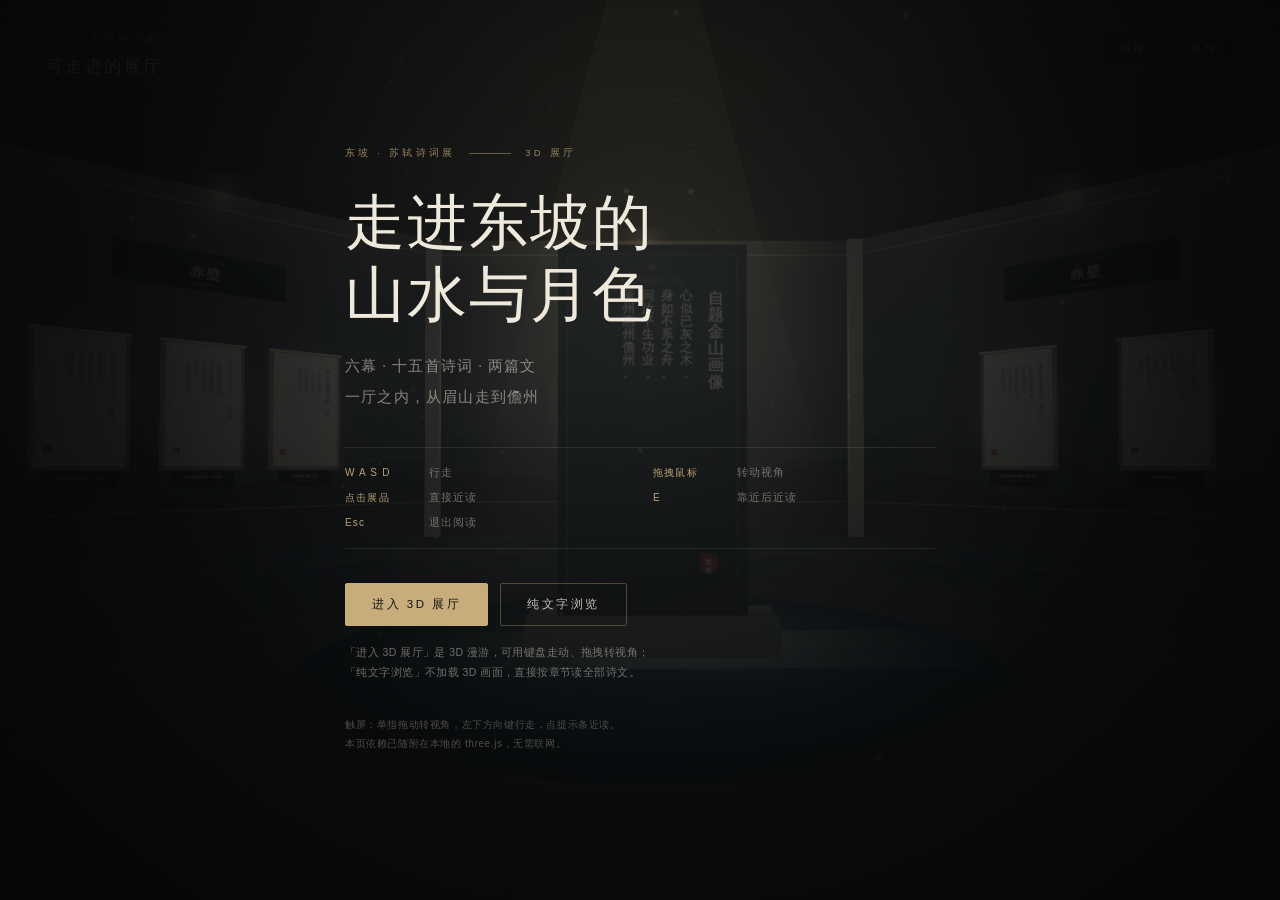
<file: 3d/index.html>
<!doctype html>
<html lang="zh-CN">
<head>
<meta charset="utf-8">
<meta name="viewport" content="width=device-width, initial-scale=1, viewport-fit=cover">
<title>东坡 · 苏轼诗词展 · 3D 展厅</title>
<meta name="description" content="东坡 · 苏轼诗词展的可走进 3D 展厅：六幕、十五首诗词与两篇文，环绕一室，可行走、可近读。">
<meta name="theme-color" content="#090a0b">
<link rel="stylesheet" href="hall.css">
</head>
<body>
<canvas id="hall" aria-label="东坡诗词 3D 展厅"></canvas>

<div class="vignette" aria-hidden="true"></div>
<div class="grain" aria-hidden="true"></div>

<header class="hud">
  <div class="brand">
    <p class="brand-kicker">东坡 · 苏轼诗词展</p>
    <h1 class="brand-title">可走进的展厅</h1>
  </div>
  <div class="hud-actions">
    <button class="hud-btn" id="btnIndex" type="button">目录</button>
    <button class="hud-btn" id="btnHelp" type="button">操作</button>
  </div>
</header>

<div class="reticle" id="reticle" aria-hidden="true"></div>

<button class="prompt" id="prompt" type="button" hidden>
  <span class="prompt-body">
    <span class="prompt-title" id="promptTitle">—</span>
    <span class="prompt-meta" id="promptMeta">—</span>
  </span>
  <span class="prompt-key"><b>E</b><span>近读</span></span>
</button>

<p class="hint" id="hint">W A S D 行走 · 点击展品近读 · 拖拽转视角 · Esc 退出</p>

<div class="dpad" id="dpad" aria-hidden="true">
  <button class="dpad-btn up" data-move="forward" type="button" aria-label="前进">↑</button>
  <button class="dpad-btn left" data-move="left" type="button" aria-label="左移">←</button>
  <button class="dpad-btn down" data-move="back" type="button" aria-label="后退">↓</button>
  <button class="dpad-btn right" data-move="right" type="button" aria-label="右移">→</button>
</div>

<p class="fallback-tip" id="fallbackTip" hidden>当前浏览器未能启用 WebGL。可以先用「平面阅读」浏览全部展品。</p>

<!-- 入口 -->
<div class="start" id="start">
  <div class="start-inner">
    <p class="start-kicker">东坡 · 苏轼诗词展 <i></i> 3D 展厅</p>
    <h1 class="start-title">走进东坡的<br>山水与月色</h1>
    <p class="start-sub">六幕 · 十五首诗词 · 两篇文<br>一厅之内，从眉山走到儋州</p>
    <ul class="start-keys">
      <li><b>W A S D</b><span>行走</span></li>
      <li><b>拖拽鼠标</b><span>转动视角</span></li>
      <li><b>点击展品</b><span>直接近读</span></li>
      <li><b>E</b><span>靠近后近读</span></li>
      <li><b>Esc</b><span>退出阅读</span></li>
    </ul>
    <div class="start-actions">
      <button class="btn btn-solid" id="btnEnter" type="button">进入 3D 展厅</button>
      <button class="btn" id="btnFlat" type="button">纯文字浏览</button>
    </div>
    <p class="start-choose">「进入 3D 展厅」是 3D 漫游，可用键盘走动、拖拽转视角；<br>「纯文字浏览」不加载 3D 画面，直接按章节读全部诗文。</p>
    <p class="start-note">触屏：单指拖动转视角，左下方向键行走，点提示条近读。<br>本页依赖已随附在本地的 three.js，无需联网。</p>
  </div>
</div>

<!-- 纯文字浏览（无 3D） -->
<section class="flat" id="flat" aria-hidden="true">
  <div class="flat-inner">
    <header class="flat-head">
      <div>
        <p class="flat-kicker">东坡 · 苏轼诗词展</p>
        <h1 class="flat-title">纯文字浏览</h1>
      </div>
      <button class="btn btn-solid" id="btnEnter3D" type="button">进入 3D 展厅</button>
    </header>
    <div class="flat-grid">
      <nav class="flat-nav" id="flatNav" aria-label="展品目录"></nav>
      <article class="flat-article" id="flatArticle"></article>
    </div>
  </div>
</section>

<!-- 近读 -->
<div class="reader" id="reader" role="dialog" aria-modal="true" aria-hidden="true" aria-labelledby="readerTitle">
  <div class="reader-card">
    <button class="reader-close" id="btnCloseReader" type="button" aria-label="关闭阅读">×</button>
    <p class="reader-kicker" id="readerKicker"></p>
    <h2 class="reader-title" id="readerTitle"></h2>
    <div class="reader-verse" id="readerVerse"></div>
    <p class="reader-note" id="readerNote"></p>
    <div class="reader-foot">
      <span class="reader-seal" aria-hidden="true">東坡</span>
      <button class="btn btn-ghost" id="btnBack" type="button">返回展厅 · Esc</button>
    </div>
  </div>
</div>

<!-- 目录 / 平面阅读 -->
<div class="drawer" id="drawer" aria-hidden="true">
  <div class="drawer-panel" role="dialog" aria-modal="true" aria-label="展览目录">
    <div class="drawer-head">
      <p>展览目录 <span>六幕 · 十七件</span></p>
      <button class="drawer-close" id="btnCloseIndex" type="button" aria-label="关闭目录">×</button>
    </div>
    <div class="drawer-body" id="drawerBody"></div>
    <p class="drawer-foot">点击展品，会走到它面前并展开全文。仅浏览文字也可用此目录。</p>
  </div>
</div>

<!-- 操作说明 -->
<div class="help" id="help" aria-hidden="true">
  <div class="help-card" role="dialog" aria-modal="true" aria-label="操作说明">
    <div class="help-head">
      <p>漫游方式</p>
      <button class="drawer-close" id="btnCloseHelp" type="button" aria-label="关闭说明">×</button>
    </div>
    <dl class="help-list">
      <dt>W / A / S / D</dt><dd>前后左右行走，按住 Shift 走快一些</dd>
      <dt>↑ / ↓ / ← / →</dt><dd>同样可以行走</dd>
      <dt>拖拽画面</dt><dd>转动视角</dd>
      <dt>点击展品</dt><dd>任意距离都能直接近读（整件展品都可点）</dd>
      <dt>E</dt><dd>走近、出现提示时，也可展开全文</dd>
      <dt>Esc</dt><dd>退出阅读 / 关闭面板</dd>
      <dt>目录</dt><dd>随时跳到任意展品，或只读文字</dd>
    </dl>
    <p class="help-note">展厅中央的碑，是《自题金山画像》。四周八面墙，依次是序章、湖山、赤壁、庐山、岭南。</p>
  </div>
</div>

<script src="vendor/three.min.js"></script>
<script src="data.js"></script>
<script src="hall.js"></script>
</body>
</html>
</file>
<file: 3d/hall.css>
/* 东坡 · 苏轼诗词展 · 3D 展厅 */
:root{
  --bg:#090a0b;
  --paper:#eae4d7;
  --gold:#c7ac7c;
  --seal:#a83a2c;
  --dim:rgba(234,228,215,.58);
  --faint:rgba(234,228,215,.32);
  --font-serif:"Songti SC","STSong","Noto Serif CJK SC","Source Han Serif SC","Source Han Serif CN","SimSun",serif;
  --font-sans:"PingFang SC","Hiragino Sans GB","Microsoft YaHei","Helvetica Neue",sans-serif;
  --ease:cubic-bezier(.22,.68,.18,1);
}
*,*::before,*::after{box-sizing:border-box;}
html,body{height:100%;}
body{
  margin:0;overflow:hidden;background:var(--bg);color:var(--paper);
  font-family:var(--font-serif);
  -webkit-font-smoothing:antialiased;
  -webkit-text-size-adjust:100%;
}
button{font:inherit;color:inherit;background:none;border:0;padding:0;cursor:pointer;}
:focus-visible{outline:1px solid var(--gold);outline-offset:4px;}

#hall{position:fixed;inset:0;width:100%;height:100%;display:block;touch-action:none;cursor:grab;}
#hall.grabbing{cursor:grabbing;}
#hall.pickable{cursor:pointer;}

.vignette{
  position:fixed;inset:0;pointer-events:none;z-index:2;
  background:radial-gradient(ellipse at 50% 45%, transparent 46%, rgba(0,0,0,.3) 84%, rgba(0,0,0,.48) 100%);
}
.grain{
  position:fixed;inset:0;pointer-events:none;z-index:3;opacity:.035;
  background-image:url("data:image/svg+xml,%3Csvg xmlns='http://www.w3.org/2000/svg' width='240' height='240'%3E%3Cfilter id='n'%3E%3CfeTurbulence type='fractalNoise' baseFrequency='.85' numOctaves='3' stitchTiles='stitch'/%3E%3C/filter%3E%3Crect width='240' height='240' filter='url(%23n)'/%3E%3C/svg%3E");
}

/* ---------- 顶栏 ---------- */
.hud{
  position:fixed;left:0;right:0;top:0;z-index:10;
  display:flex;align-items:flex-start;justify-content:space-between;
  padding:clamp(16px,3vw,32px) clamp(18px,3.6vw,46px);
  pointer-events:none;
}
.brand-kicker{
  margin:0 0 8px;font-family:var(--font-sans);font-size:10px;
  letter-spacing:.34em;color:rgba(234,228,215,.42);
}
.brand-title{
  margin:0;font-weight:400;font-size:clamp(15px,1.35vw,19px);
  letter-spacing:.14em;color:rgba(234,228,215,.86);
}
.hud-actions{display:flex;gap:10px;}
.hud-btn{
  pointer-events:auto;
  padding:9px 16px;border:1px solid rgba(199,172,124,.26);border-radius:2px;
  font-family:var(--font-sans);font-size:10.5px;letter-spacing:.22em;
  color:rgba(199,172,124,.9);background:rgba(9,10,11,.52);
  transition:border-color .3s,background .3s,color .3s;
}
.hud-btn:hover{border-color:rgba(199,172,124,.62);background:rgba(199,172,124,.08);color:#e3cfa6;}

/* ---------- 准星 / 提示 ---------- */
.reticle{
  position:fixed;left:50%;top:50%;width:5px;height:5px;margin:-2.5px 0 0 -2.5px;
  border-radius:50%;background:rgba(199,172,124,.55);z-index:9;pointer-events:none;
  transition:width .3s var(--ease),height .3s var(--ease),margin .3s var(--ease),background .3s;
}
.reticle.active{
  width:24px;height:24px;margin:-12px 0 0 -12px;background:transparent;
  border:1px solid rgba(199,172,124,.7);
}
.prompt{
  position:fixed;left:50%;bottom:clamp(26px,6vh,62px);z-index:9;
  display:flex;align-items:center;gap:18px;max-width:min(92vw,540px);
  padding:12px 14px 12px 18px;text-align:left;border:1px solid rgba(199,172,124,.24);
  background:rgba(9,11,12,.84);border-radius:2px;
  opacity:0;transform:translate(-50%,12px);pointer-events:none;
  transition:opacity .35s var(--ease),transform .35s var(--ease),border-color .3s;
}
.prompt.show{opacity:1;transform:translate(-50%,0);pointer-events:auto;}
.prompt:hover{border-color:rgba(199,172,124,.5);}
.prompt-body{display:flex;flex-direction:column;gap:5px;min-width:0;}
.prompt-title{
  font-size:15px;letter-spacing:.06em;white-space:nowrap;
  overflow:hidden;text-overflow:ellipsis;color:rgba(240,234,221,.92);
}
.prompt-meta{
  font-family:var(--font-sans);font-size:9.5px;letter-spacing:.2em;
  color:rgba(199,172,124,.62);
}
.prompt-key{
  display:flex;align-items:center;gap:7px;flex:none;
  padding-left:14px;border-left:1px solid rgba(199,172,124,.2);
}
.prompt-key b{
  display:grid;place-items:center;width:24px;height:24px;
  border:1px solid rgba(199,172,124,.46);color:rgba(199,172,124,.95);
  font-family:var(--font-sans);font-size:11px;font-weight:400;
}
.prompt-key span{
  font-family:var(--font-sans);font-size:9.5px;letter-spacing:.14em;
  color:rgba(234,228,215,.42);
}
.hint{
  position:fixed;left:50%;bottom:20px;z-index:9;margin:0;
  transform:translateX(-50%);white-space:nowrap;pointer-events:none;
  font-family:var(--font-sans);font-size:9.5px;letter-spacing:.2em;
  color:rgba(234,228,215,.3);transition:opacity 1s;
}
.hint.fade{opacity:0;}
.fallback-tip{
  position:fixed;left:50%;top:86px;z-index:12;margin:0;
  transform:translateX(-50%);max-width:88vw;padding:10px 18px;text-align:center;
  font-family:var(--font-sans);font-size:11.5px;line-height:1.7;
  border:1px solid rgba(199,172,124,.3);background:rgba(9,11,12,.92);
  color:rgba(234,228,215,.8);
}

/* ---------- 触屏方向键 ---------- */
.dpad{display:none;}
body.touch .dpad{
  position:fixed;left:18px;bottom:22px;z-index:11;
  width:148px;height:148px;
  display:grid;grid-template-columns:repeat(3,1fr);grid-template-rows:repeat(3,1fr);gap:6px;
}
.dpad-btn{
  display:grid;place-items:center;border:1px solid rgba(199,172,124,.28);border-radius:2px;
  background:rgba(9,11,12,.55);color:rgba(199,172,124,.82);
  font-size:16px;touch-action:none;-webkit-user-select:none;user-select:none;
}
.dpad-btn.up{grid-area:1/2;}
.dpad-btn.left{grid-area:2/1;}
.dpad-btn.down{grid-area:3/2;}
.dpad-btn.right{grid-area:2/3;}
.dpad-btn.pressed{background:rgba(199,172,124,.2);color:#f0dfba;}
body.touch .hint{display:none;}

/* ---------- 入口 ---------- */
.start{
  position:fixed;inset:0;z-index:20;display:grid;place-items:center;padding:34px 22px;
  background:radial-gradient(ellipse at 50% 34%, rgba(20,25,27,.74) 0%, rgba(7,8,9,.93) 60%, #050607 100%);
  overflow:auto;transition:opacity .8s ease,visibility .8s;
}
.start.gone{opacity:0;visibility:hidden;pointer-events:none;}
.start-inner{width:100%;max-width:590px;}
.start-kicker{
  display:flex;align-items:center;gap:14px;margin:0 0 clamp(16px,3vh,28px);
  font-family:var(--font-sans);font-size:9.5px;letter-spacing:.34em;
  color:rgba(199,172,124,.72);
}
.start-kicker i{display:block;width:42px;height:1px;background:rgba(199,172,124,.45);}
.start-title{
  margin:0 0 20px;font-weight:400;font-size:clamp(34px,6vw,60px);
  line-height:1.2;letter-spacing:.03em;color:#efe9dc;
}
.start-sub{
  margin:0 0 clamp(22px,4vh,34px);font-size:clamp(12.5px,1.4vw,15px);
  line-height:2.05;letter-spacing:.08em;color:rgba(234,228,215,.52);
}
.start-keys{
  display:grid;grid-template-columns:1fr 1fr;gap:11px 26px;
  margin:0 0 clamp(24px,4vh,34px);padding:18px 0;list-style:none;
  border-top:1px solid rgba(234,228,215,.1);border-bottom:1px solid rgba(234,228,215,.1);
}
.start-keys li{display:flex;align-items:baseline;gap:12px;font-size:11.5px;color:rgba(234,228,215,.7);}
.start-keys b{
  min-width:72px;font-family:var(--font-sans);font-weight:400;font-size:10px;
  letter-spacing:.12em;color:rgba(199,172,124,.92);
}
.start-keys span{font-family:var(--font-sans);font-size:10.5px;letter-spacing:.1em;color:rgba(234,228,215,.42);}
.start-actions{display:flex;flex-wrap:wrap;gap:12px;}
.start-choose{
  margin:16px 0 0;font-family:var(--font-sans);
  font-size:10.5px;line-height:1.95;letter-spacing:.04em;color:rgba(234,228,215,.45);
}
.start-note{
  margin:clamp(22px,4vh,32px) 0 0;font-family:var(--font-sans);
  font-size:10px;line-height:1.9;letter-spacing:.06em;color:rgba(234,228,215,.3);
}
.btn{
  padding:13px 26px;border:1px solid rgba(199,172,124,.34);border-radius:2px;
  font-family:var(--font-sans);font-size:11.5px;letter-spacing:.22em;
  color:rgba(234,228,215,.82);background:transparent;
  transition:background .3s,color .3s,border-color .3s;
}
.btn:hover{border-color:rgba(199,172,124,.8);color:#f2e9d6;}
.btn-solid{background:var(--gold);border-color:var(--gold);color:#15130f;}
.btn-solid:hover{background:#d9c092;border-color:#d9c092;color:#15130f;}
.btn-ghost{padding:9px 16px;font-size:10.5px;}

/* ---------- 近读 ---------- */
.reader{
  position:fixed;inset:0;z-index:24;display:flex;align-items:center;justify-content:center;
  padding:clamp(12px,4vh,52px) clamp(12px,4vw,32px);
  background:rgba(5,6,7,.8);opacity:0;visibility:hidden;overflow:hidden;
  transition:opacity .45s ease,visibility .45s;
}
.reader.open{opacity:1;visibility:visible;}
.reader-card{
  position:relative;width:min(780px,100%);max-height:88vh;overflow-y:auto;overscroll-behavior:contain;
  padding:clamp(30px,5vw,54px) clamp(24px,5vw,60px) clamp(24px,4vw,38px);
  color:#201f1b;
  background:radial-gradient(120% 80% at 50% 0%, #f4edde, #eae2d0 55%, #ded4c0);
  border:1px solid rgba(120,95,60,.26);
  box-shadow:0 30px 90px rgba(0,0,0,.62);
  transform:translateY(14px);transition:transform .5s var(--ease);
  scrollbar-width:thin;scrollbar-color:rgba(90,75,52,.35) transparent;
}
.reader.open .reader-card{transform:translateY(0);}
.reader-card::-webkit-scrollbar{width:8px;}
.reader-card::-webkit-scrollbar-thumb{background:rgba(90,75,52,.28);border-radius:4px;}
.reader-close{
  position:absolute;top:10px;right:12px;width:38px;height:38px;
  font-size:24px;line-height:1;color:rgba(40,36,28,.5);transition:color .25s;
}
.reader-close:hover{color:var(--seal);}
.reader-kicker{
  margin:0 0 14px;font-family:var(--font-sans);font-size:9.5px;
  letter-spacing:.26em;color:#8a785a;
}
.reader-title{
  margin:0 0 clamp(20px,3vh,30px);font-weight:400;
  font-size:clamp(24px,3.2vw,34px);line-height:1.36;letter-spacing:.06em;
}
.reader-title small{
  display:block;margin-top:10px;font-family:var(--font-sans);
  font-size:.4em;letter-spacing:.24em;color:#8a785a;
}
.reader-verse p{
  margin:0 0 .55em;text-align:center;letter-spacing:.05em;
  font-size:clamp(16px,1.55vw,20px);line-height:2;
}
.reader-verse p:empty{height:.85em;margin:0;}
.reader-verse.is-prose p{
  margin:0 0 1em;text-align:justify;text-indent:2em;letter-spacing:.02em;
  font-size:clamp(14px,1.32vw,16.5px);line-height:2.06;
}
.reader-note{
  margin:clamp(22px,3.4vh,32px) 0 0;padding-top:18px;
  border-top:1px solid rgba(60,50,34,.16);
  font-size:12.5px;line-height:2;color:#5d5648;letter-spacing:.02em;
}
.reader-foot{display:flex;align-items:center;justify-content:space-between;gap:16px;margin-top:24px;}
.reader-seal{
  display:inline-grid;place-items:center;width:38px;height:38px;padding:3px;
  background:var(--seal);color:#f4e8d6;font-size:13px;line-height:1.05;
  letter-spacing:.06em;writing-mode:vertical-rl;
  box-shadow:inset 0 0 0 1px rgba(255,240,214,.25);
}
.reader-foot .btn{border-color:rgba(60,50,34,.3);color:#4a4335;}
.reader-foot .btn:hover{border-color:var(--seal);color:var(--seal);}

/* ---------- 目录 ---------- */
.drawer{
  position:fixed;inset:0;z-index:26;background:rgba(4,5,6,.55);
  opacity:0;visibility:hidden;transition:opacity .35s,visibility .35s;
}
.drawer.open{opacity:1;visibility:visible;}
.drawer-panel{
  position:absolute;top:0;right:0;bottom:0;width:min(420px,100%);
  display:flex;flex-direction:column;
  background:#0c0e10;border-left:1px solid rgba(199,172,124,.18);
  box-shadow:-30px 0 80px rgba(0,0,0,.5);
  transform:translateX(26px);transition:transform .45s var(--ease);
}
.drawer.open .drawer-panel{transform:none;}
.drawer-head{
  display:flex;align-items:center;justify-content:space-between;
  padding:24px 22px 16px;border-bottom:1px solid rgba(234,228,215,.1);
}
.drawer-head p{margin:0;font-size:15px;letter-spacing:.14em;color:rgba(234,228,215,.9);}
.drawer-head p span{
  margin-left:10px;font-family:var(--font-sans);font-size:9px;
  letter-spacing:.18em;color:rgba(234,228,215,.3);
}
.drawer-close{width:34px;height:34px;font-size:22px;line-height:1;color:rgba(234,228,215,.5);}
.drawer-close:hover{color:var(--gold);}
.drawer-body{flex:1;overflow-y:auto;padding:6px 0 24px;scrollbar-width:thin;scrollbar-color:rgba(199,172,124,.22) transparent;}
.dir-chapter{
  padding:20px 22px 8px;font-family:var(--font-sans);font-size:8.5px;
  letter-spacing:.3em;color:rgba(199,172,124,.55);
}
.dir-chapter b{
  margin-right:9px;font-family:var(--font-serif);font-weight:400;
  font-size:15px;letter-spacing:.1em;color:rgba(234,228,215,.85);
}
.dir-chapter em{font-style:normal;color:rgba(234,228,215,.28);letter-spacing:.1em;}
.dir-item{
  display:flex;align-items:baseline;gap:12px;width:100%;padding:11px 22px;
  text-align:left;border-left:2px solid transparent;
  color:rgba(234,228,215,.76);transition:background .25s,border-color .25s,color .25s;
}
.dir-item:hover{background:rgba(199,172,124,.06);border-left-color:rgba(199,172,124,.55);color:#f0e8d7;}
.dir-item .no{
  min-width:18px;font-family:var(--font-sans);font-size:9.5px;
  color:rgba(199,172,124,.46);letter-spacing:.06em;
}
.dir-item .t{flex:1;font-size:13.5px;letter-spacing:.04em;}
.dir-item .y{font-family:var(--font-sans);font-size:9.5px;color:rgba(234,228,215,.28);}
.drawer-foot{
  margin:0;padding:15px 22px;border-top:1px solid rgba(234,228,215,.08);
  font-family:var(--font-sans);font-size:9.5px;line-height:1.8;
  letter-spacing:.06em;color:rgba(234,228,215,.3);
}

/* ---------- 操作说明 ---------- */
.help{
  position:fixed;inset:0;z-index:27;display:grid;place-items:center;padding:24px;
  background:rgba(4,5,6,.72);opacity:0;visibility:hidden;transition:.3s;
}
.help.open{opacity:1;visibility:visible;}
.help-card{
  width:min(520px,100%);max-height:86vh;overflow:auto;padding:24px 26px 28px;
  background:#0e1012;border:1px solid rgba(199,172,124,.22);
}
.help-head{display:flex;align-items:center;justify-content:space-between;margin-bottom:18px;}
.help-head p{margin:0;font-size:14px;letter-spacing:.2em;color:rgba(234,228,215,.9);}
.help-list{display:grid;grid-template-columns:auto 1fr;gap:12px 20px;margin:0;}
.help-list dt{
  white-space:nowrap;font-family:var(--font-sans);font-size:10px;
  letter-spacing:.08em;color:rgba(199,172,124,.85);
}
.help-list dd{margin:0;font-size:12.5px;line-height:1.7;color:rgba(234,228,215,.58);}
.help-note{
  margin:22px 0 0;padding-top:16px;border-top:1px solid rgba(234,228,215,.1);
  font-size:11.5px;line-height:1.9;color:rgba(234,228,215,.4);
}

/* ---------- 纯文字浏览（无 3D） ---------- */
.flat{
  position:fixed;inset:0;z-index:16;display:none;overflow-y:auto;overscroll-behavior:contain;
  background:
    radial-gradient(90% 55% at 50% 0%, rgba(26,30,32,.92), transparent 72%),
    radial-gradient(70% 50% at 82% 102%, rgba(34,28,21,.6), transparent 70%),
    #070809;
  scrollbar-width:thin;scrollbar-color:rgba(199,172,124,.24) transparent;
}
body.is-flat .flat{display:block;}
body.is-flat #hall,
body.is-flat .hud,
body.is-flat .reticle,
body.is-flat .prompt,
body.is-flat .hint,
body.is-flat .dpad,
body.is-flat .vignette,
body.is-flat .start{display:none;}
.flat-inner{width:min(1180px,100%);margin:0 auto;padding:clamp(26px,5vh,54px) clamp(18px,4vw,48px) 76px;}
.flat-head{
  display:flex;align-items:flex-end;justify-content:space-between;gap:20px;
  padding-bottom:18px;margin-bottom:clamp(22px,4vh,40px);
  border-bottom:1px solid rgba(199,172,124,.2);
}
.flat-kicker{
  margin:0 0 8px;font-family:var(--font-sans);font-size:9.5px;
  letter-spacing:.34em;color:rgba(234,228,215,.4);
}
.flat-title{
  margin:0;font-weight:400;font-size:clamp(20px,2.4vw,28px);
  letter-spacing:.14em;color:rgba(240,234,221,.9);
}
.flat-grid{
  display:grid;grid-template-columns:minmax(190px,240px) minmax(0,1fr);
  gap:clamp(24px,4vw,56px);align-items:start;
}
.flat-nav{
  position:sticky;top:clamp(16px,4vh,38px);max-height:calc(100vh - 110px);
  overflow-y:auto;padding-right:6px;
  scrollbar-width:thin;scrollbar-color:rgba(199,172,124,.22) transparent;
}
.flat-chapter{margin:0 0 16px;}
.flat-chapter b{
  display:block;font-weight:400;font-size:11px;letter-spacing:.28em;
  color:rgba(199,172,124,.78);
}
.flat-chapter em{
  display:block;margin-top:4px;font-style:normal;font-family:var(--font-sans);
  font-size:9px;letter-spacing:.1em;color:rgba(234,228,215,.26);
}
.flat-link{
  display:flex;align-items:baseline;gap:10px;width:100%;padding:7px 0;text-align:left;
  font-size:12.5px;line-height:1.6;letter-spacing:.03em;color:rgba(234,228,215,.6);
  transition:color .25s;
}
.flat-link i{
  margin-left:auto;font-style:normal;font-family:var(--font-sans);
  font-size:9px;letter-spacing:.1em;color:rgba(199,172,124,.42);
}
.flat-link:hover{color:#e8dcc0;}
.flat-link.active{color:#f0dfba;}
.flat-link.active i{color:var(--gold);}
.flat-article{
  min-width:0;padding:clamp(26px,4vw,48px) clamp(22px,4vw,56px);
  color:#201f1b;
  background:radial-gradient(120% 80% at 50% 0%, #f4edde, #eae2d0 55%, #ded4c0);
  border:1px solid rgba(120,95,60,.24);
  box-shadow:0 24px 70px rgba(0,0,0,.5);
}
.fa-kicker{
  margin:0 0 14px;font-family:var(--font-sans);font-size:9.5px;
  letter-spacing:.26em;color:#8a785a;
}
.fa-title{
  margin:0 0 8px;font-weight:400;font-size:clamp(24px,3.2vw,34px);
  line-height:1.36;letter-spacing:.06em;
}
.fa-title small{
  display:block;margin-top:8px;font-family:var(--font-sans);
  font-size:.42em;letter-spacing:.24em;color:#8a785a;
}
.fa-meta{
  margin:0 0 clamp(22px,3.4vh,32px);padding-bottom:16px;
  border-bottom:1px solid rgba(60,50,34,.16);
  font-family:var(--font-sans);font-size:10px;letter-spacing:.16em;color:#8f8069;
}
.fa-body p{
  margin:0 0 .55em;text-align:center;letter-spacing:.05em;
  font-size:clamp(16px,1.55vw,20px);line-height:2;
}
.fa-body.is-prose p{
  margin:0 0 1em;text-align:justify;text-indent:2em;letter-spacing:.02em;
  font-size:clamp(14px,1.32vw,16.5px);line-height:2.06;
}
.fa-note{
  margin:clamp(22px,3.4vh,32px) 0 0;padding-top:18px;
  border-top:1px solid rgba(60,50,34,.16);
  font-size:12.5px;line-height:2;color:#5d5648;letter-spacing:.02em;
}

body.reading #hall{cursor:default;}

/* 触屏：提示条上移，避开左下角方向键 */
body.touch .prompt{bottom:190px;}

@media (max-width:720px){
  .brand-title{font-size:14px;}
  .hud-btn{padding:8px 12px;letter-spacing:.16em;}
  .start-keys{grid-template-columns:1fr;gap:9px;}
  .start-keys b{min-width:86px;}
  .reader-card{max-height:84vh;}
  .reader-foot{flex-direction:column-reverse;align-items:flex-start;}
  .reader-foot .btn{width:100%;text-align:center;}
  .prompt{gap:12px;padding:10px 12px 10px 14px;bottom:18px;}
  .prompt-title{font-size:13.5px;}
  .prompt-key{padding-left:10px;}
  .flat-inner{padding:20px 16px 56px;}
  .flat-head{flex-direction:column;align-items:flex-start;gap:14px;}
  .flat-grid{grid-template-columns:1fr;gap:18px;}
  .flat-nav{position:static;max-height:32vh;padding-bottom:10px;border-bottom:1px solid rgba(199,172,124,.16);}
  .flat-article{padding:24px 20px;}
}
@media (prefers-reduced-motion:reduce){
  *{transition-duration:.01ms !important;animation-duration:.01ms !important;}
}
</file>
